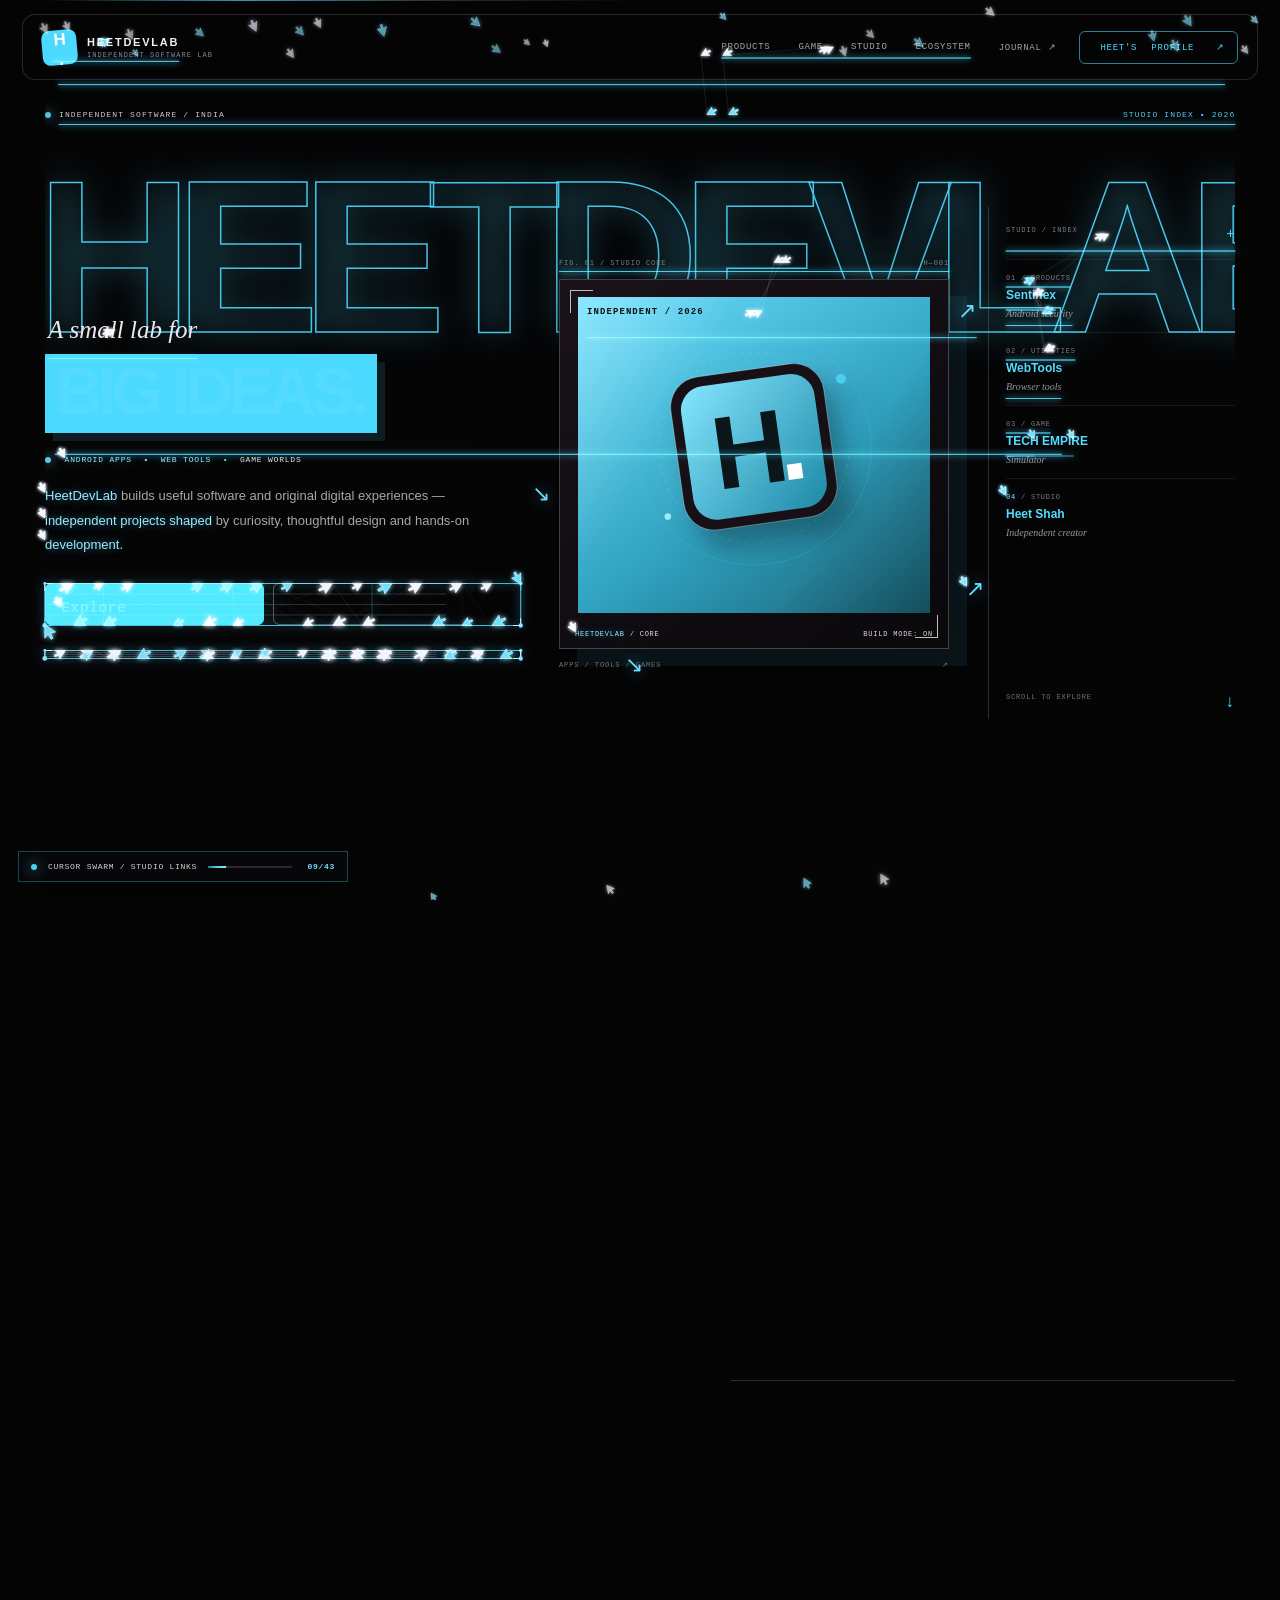
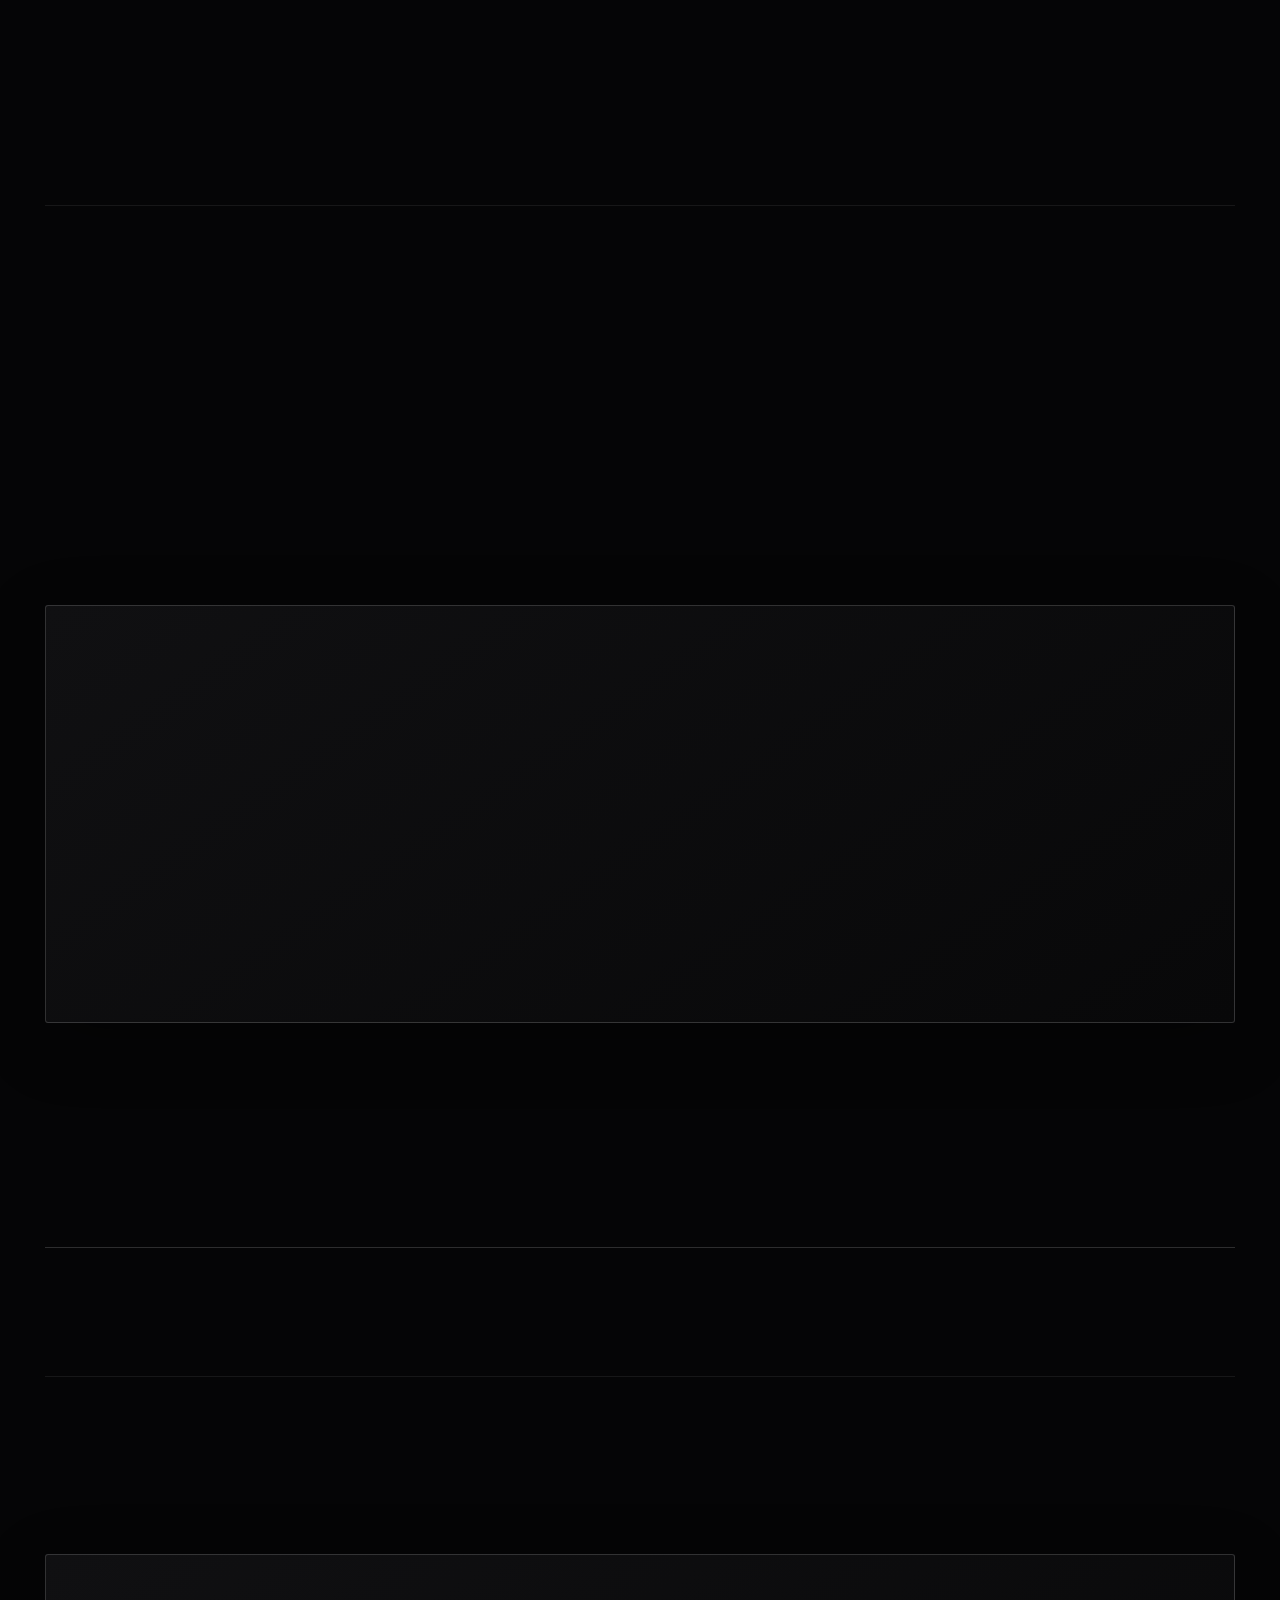
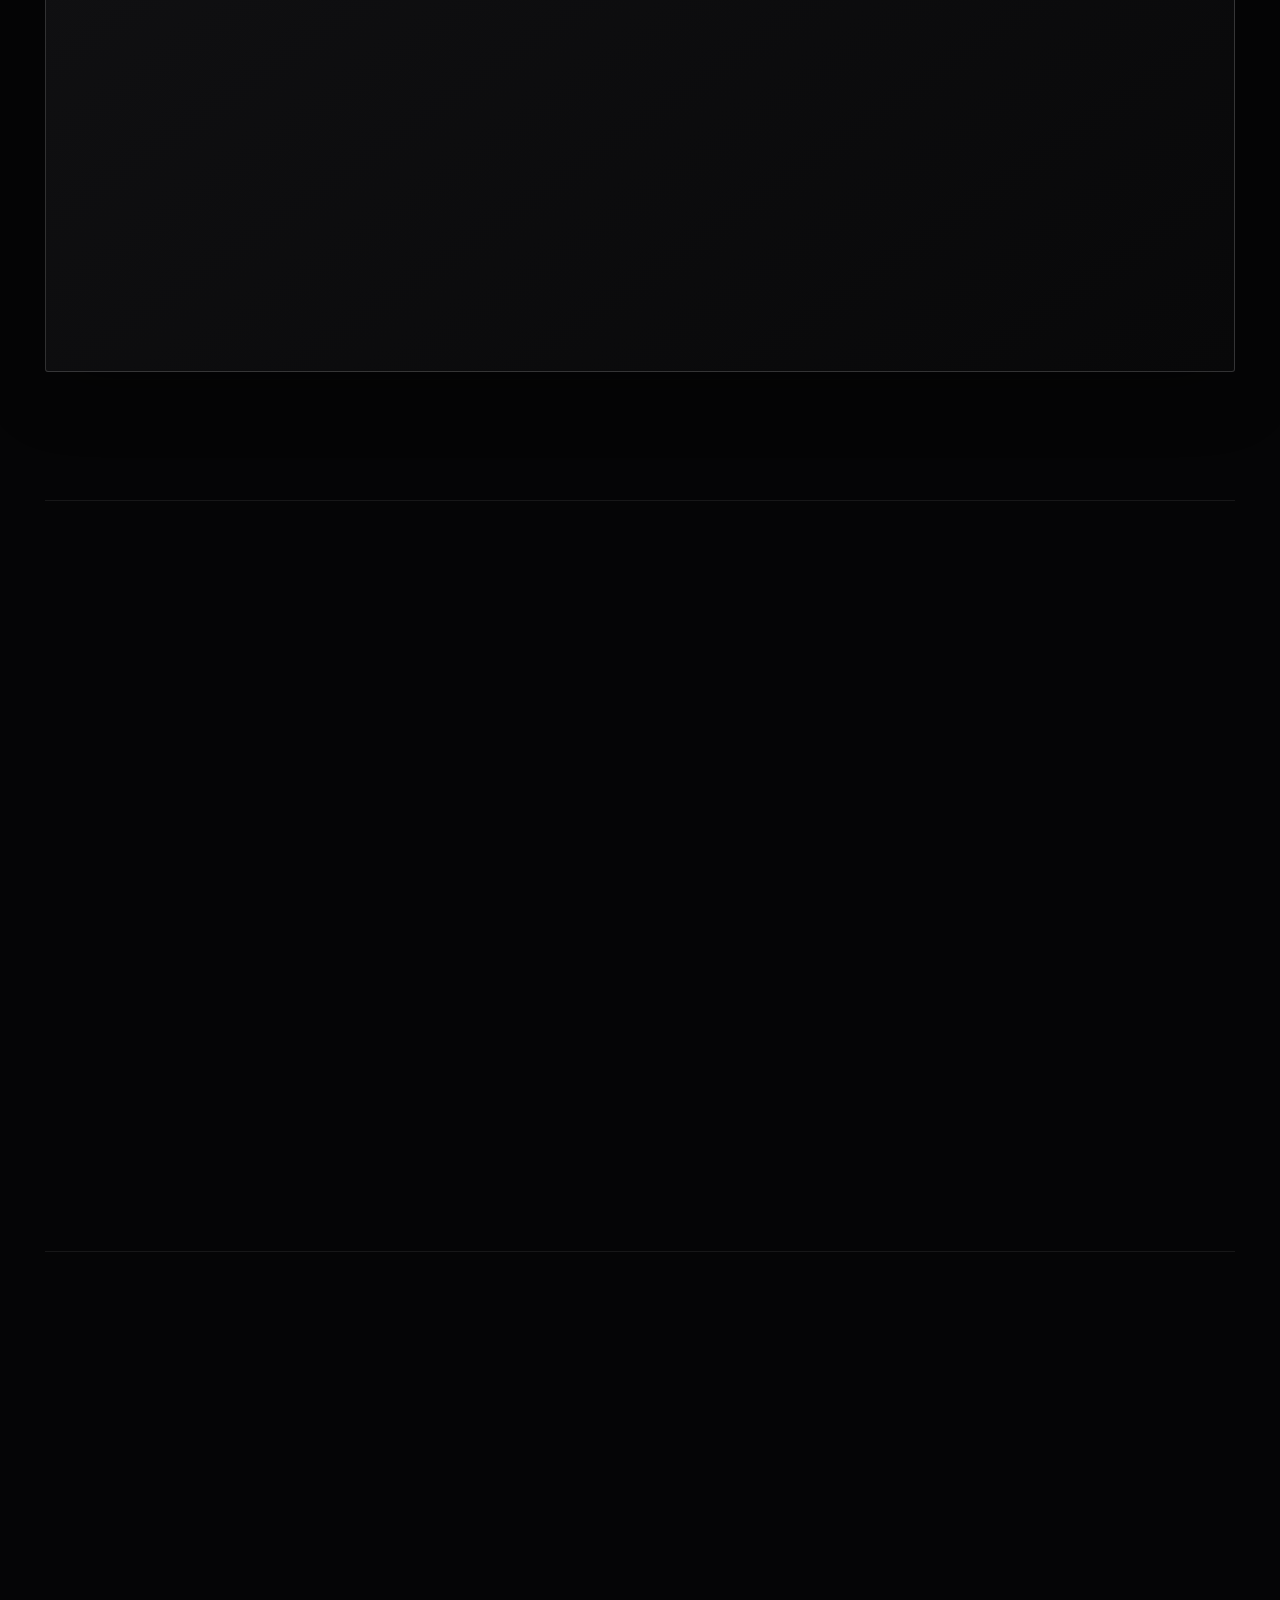
<file: index.html>
<!DOCTYPE html>

<html lang="en">
<head><script>document.documentElement.classList.add('build-mode');</script>
<meta charset="utf-8"/>
<meta content="width=device-width,initial-scale=1,viewport-fit=cover" name="viewport"/>
<meta content="#09080b" name="theme-color"/>
<meta content="HeetDevLab builds useful Android applications, browser utilities and original game projects independently in India." name="description"/>
<meta content="HeetDevLab — Independent Software" property="og:title"/>
<meta content="HeetDevLab builds useful Android applications, browser utilities and original game projects independently in India." property="og:description"/>
<meta content="website" property="og:type"/>
<title>HeetDevLab — Independent Software</title>
<style>
:root{--bg:#09080b;--bg2:#0d0b10;--panel:#111015;--panel2:#171319;--ink:#f4eff0;--muted:#aaa1a6;--dim:#777078;--red:#4bcdf0;--red2:#68dfff;--red-dark:#23778d;--line:rgba(255,255,255,.14);--line-soft:rgba(255,255,255,.075);--mono:ui-monospace,SFMono-Regular,Menlo,Consolas,monospace;--display:Arial,Helvetica,sans-serif;--max:1280px;--ease:cubic-bezier(.18,.82,.22,1)}
*{box-sizing:border-box}html{scroll-behavior:smooth;scroll-padding-top:100px;background:var(--bg)}body{margin:0;min-width:320px;overflow-x:hidden;background:var(--bg);color:var(--ink);font-family:var(--display);-webkit-font-smoothing:antialiased}body.menu-open{overflow:hidden}a{color:inherit;text-decoration:none}button{font:inherit}::selection{background:rgba(75,205,240,.35);color:#fff}
.noise{position:fixed;inset:0;z-index:-1;pointer-events:none;opacity:.08;background-image:url("data:image/svg+xml,%3Csvg viewBox='0 0 180 180' xmlns='http://www.w3.org/2000/svg'%3E%3Cfilter id='n'%3E%3CfeTurbulence type='fractalNoise' baseFrequency='.95' numOctaves='3' stitchTiles='stitch'/%3E%3C/filter%3E%3Crect width='100%25' height='100%25' filter='url(%23n)' opacity='.32'/%3E%3C/svg%3E")}
.ambient{position:fixed;inset:0;z-index:-3;pointer-events:none;background:radial-gradient(ellipse at 50% -15%,rgba(18,72,86,.23),transparent 40%),radial-gradient(ellipse at 8% 58%,rgba(23,78,92,.12),transparent 32%),linear-gradient(180deg,#09070c,#0a090c 52%,#08080a)}.ambient:after{content:"";position:absolute;inset:0;background:linear-gradient(90deg,rgba(255,255,255,.012) 1px,transparent 1px),linear-gradient(rgba(255,255,255,.012) 1px,transparent 1px);background-size:70px 70px;mask-image:linear-gradient(to bottom,black,transparent 80%)}
#arrowField{position:fixed;inset:0;width:100%;height:100%;z-index:30;pointer-events:none;opacity:.86}.progress{position:fixed;z-index:2000;top:0;left:0;width:0;height:2px;background:linear-gradient(90deg,#1c6578,var(--red),#adeeff);box-shadow:0 0 16px rgba(75,205,240,.6)}
.loader{position:fixed;inset:0;z-index:3000;display:grid;place-items:center;background:#08070a;transition:opacity .75s var(--ease),visibility .75s}.loader-inner{width:min(420px,calc(100% - 56px));text-align:center}.loader-mark{width:65px;height:65px;margin:0 auto 27px;display:grid;place-items:center;background:var(--red);color:#091215;font-size:34px;font-weight:900;letter-spacing:-.12em;transform:rotate(-7deg);box-shadow:0 0 60px rgba(75,205,240,.18)}.loader-title{color:#e8dfe2;font:10px var(--mono);letter-spacing:.2em}.loader-sub{margin-top:9px;color:#777078;font:8px var(--mono);letter-spacing:.13em}.loader-track{height:2px;margin-top:25px;background:rgba(255,255,255,.12);overflow:hidden}.loader-track span{display:block;width:0;height:100%;background:var(--red);box-shadow:0 0 13px var(--red)}.loader-count{display:flex;justify-content:space-between;margin-top:9px;color:#777078;font:8px var(--mono)}body.loaded .loader{opacity:0;visibility:hidden}
.site-header{position:fixed;z-index:1500;top:14px;left:50%;transform:translateX(-50%);width:min(1370px,calc(100% - 44px));height:66px;padding:0 19px;display:flex;align-items:center;justify-content:space-between;border:1px solid rgba(255,255,255,.15);border-radius:13px;background:rgba(10,9,13,.76);backdrop-filter:blur(18px);box-shadow:0 15px 50px rgba(0,0,0,.25);transition:height .3s,top .3s,background .3s}.site-header.scrolled{top:6px;height:58px;background:rgba(8,7,10,.95)}.brand{display:flex;align-items:center;gap:10px;min-width:200px}.brand-mark{width:35px;height:35px;display:grid;place-items:center;background:var(--red);color:#091316;border-radius:8px;font-size:17px;font-weight:900;letter-spacing:-.1em;transform:rotate(-5deg)}.brand-mark span{color:#fff}.brand-copy{display:grid;gap:3px}.brand-copy strong{font-size:11px;letter-spacing:.16em}.brand-copy small{color:#8b8388;font:7px var(--mono);letter-spacing:.15em}.desktop-nav{display:flex;align-items:center;gap:4px}.desktop-nav a{padding:10px 12px;border-radius:6px;color:#aaa2a6;font:9px var(--mono);letter-spacing:.08em;transition:color .2s,background .2s}.desktop-nav a:hover{color:#fff;background:rgba(75,205,240,.11)}.desktop-nav .nav-cta{margin-left:7px;border:1px solid rgba(75,205,240,.6);color:#fff}.desktop-nav .nav-cta span{color:var(--red);margin-left:8px}.menu-toggle{display:none;width:42px;height:42px;border:1px solid var(--line);border-radius:8px;background:#151116;color:#fff}.menu-toggle span{display:block;width:18px;height:2px;margin:4px auto;background:#fff;transition:.25s}.menu-toggle[aria-expanded=true] span:first-child{transform:translateY(6px) rotate(45deg)}.menu-toggle[aria-expanded=true] span:nth-child(2){opacity:0}.menu-toggle[aria-expanded=true] span:last-child{transform:translateY(-6px) rotate(-45deg)}.mobile-scrim{display:none;position:fixed;inset:0;z-index:1490;background:rgba(0,0,0,.76);backdrop-filter:blur(8px)}.mobile-nav{display:none}
.wrap{width:min(var(--max),calc(100% - 76px));margin-inline:auto}.mono{font-family:var(--mono)}.micro{color:#8b8289;font:8px var(--mono);letter-spacing:.14em}.red{color:var(--red)}.eyebrow{margin:0 0 13px;color:var(--red);font:8px var(--mono);letter-spacing:.17em;text-transform:uppercase}.section-index{display:flex;justify-content:space-between;gap:20px;padding-bottom:13px;border-bottom:1px solid var(--line);color:#827a80;font:8px var(--mono);letter-spacing:.15em}.section-index span:last-child{color:#5f5960}.section-heading{display:flex;align-items:end;justify-content:space-between;gap:30px;margin:26px 0 40px}.section-heading h2{margin:0;font:900 clamp(42px,5.8vw,76px)/.91 var(--display);letter-spacing:-.085em}.section-heading h2 em{font:italic 500 1em Georgia,serif;color:var(--red);letter-spacing:-.06em}.section-heading .side-note{padding-bottom:5px;text-align:right;color:#787178;font:8px/1.8 var(--mono);letter-spacing:.11em}.side-note b{display:block;margin-top:5px;color:var(--red);font-size:18px;font-weight:400}
/* Every page element enters in a controlled sequence after the boot screen. */
.sequence{opacity:0;transform:translateY(22px);filter:blur(4px);transition:opacity .85s var(--ease),transform .85s var(--ease),filter .85s var(--ease)}body.loaded .sequence{opacity:1;transform:none;filter:none}body.loaded .sequence[data-delay="1"]{transition-delay:.12s}body.loaded .sequence[data-delay="2"]{transition-delay:.25s}body.loaded .sequence[data-delay="3"]{transition-delay:.39s}body.loaded .sequence[data-delay="4"]{transition-delay:.54s}body.loaded .sequence[data-delay="5"]{transition-delay:.69s}
.reveal{opacity:0;transform:translateY(28px);filter:blur(3px);transition:opacity .8s var(--ease),transform .8s var(--ease),filter .8s var(--ease)}.reveal.in{opacity:1;transform:none;filter:none}.reveal-group.in .reveal-child{opacity:1;transform:none;filter:none}.reveal-child{opacity:0;transform:translateY(18px);filter:blur(3px);transition:opacity .72s var(--ease),transform .72s var(--ease),filter .72s var(--ease)}.reveal-group.in .reveal-child:nth-child(1){transition-delay:.06s}.reveal-group.in .reveal-child:nth-child(2){transition-delay:.16s}.reveal-group.in .reveal-child:nth-child(3){transition-delay:.26s}.reveal-group.in .reveal-child:nth-child(4){transition-delay:.36s}.reveal-group.in .reveal-child:nth-child(5){transition-delay:.46s}
/* Hero */
.hero{position:relative;min-height:850px;padding-top:130px;padding-bottom:30px;overflow:hidden}.hero-topline,.hero-bottomline{display:flex;justify-content:space-between;gap:18px;color:#817981;font:8px var(--mono);letter-spacing:.14em}.hero-topline strong{color:#ded5da;font-weight:400}.live-dot{display:inline-block;width:6px;height:6px;margin-right:8px;border-radius:50%;background:#5ac9e6;box-shadow:0 0 12px #5ac9e6;vertical-align:middle;animation:blink 1.8s infinite}@keyframes blink{50%{opacity:.35;box-shadow:0 0 3px #5ac9e6}}
.hero-wordmark{position:absolute;z-index:0;top:172px;left:-.04em;width:110%;white-space:nowrap;font:900 clamp(92px,17vw,225px)/.82 var(--display);letter-spacing:-.105em;color:transparent;-webkit-text-stroke:1px rgba(75,205,240,.52);opacity:.7;pointer-events:none;animation:wordmarkIn 1.5s .25s both var(--ease)}@keyframes wordmarkIn{from{opacity:0;letter-spacing:-.15em;transform:translateX(-3%)}to{opacity:.7;letter-spacing:-.105em;transform:none}}
.hero-grid{position:relative;z-index:1;display:grid;grid-template-columns:minmax(0,1fr) minmax(270px,.83fr) minmax(165px,.52fr);gap:36px;align-items:center;min-height:600px;padding-top:88px}.hero-copy{padding-top:48px}.hello{margin:0 0 10px 3px;color:#f0e7e8;font:italic 500 25px Georgia,serif;transform:rotate(-4deg);transform-origin:left}.hero-name{display:inline-block;position:relative;margin:0;padding:7px 13px 10px 10px;background:var(--red);color:#091316;font:900 clamp(39px,5.2vw,69px)/.93 var(--display);letter-spacing:-.075em;box-shadow:8px 8px 0 rgba(75,205,240,.12);animation:nameWipe .9s .9s both var(--ease)}@keyframes nameWipe{from{clip-path:inset(0 100% 0 0);transform:translateX(-20px)}to{clip-path:inset(0 0 0 0);transform:none}}.role-line{margin:23px 0 0;color:#ded5d9;font:8px var(--mono);letter-spacing:.1em}.role-line b{color:var(--red);padding:0 6px}.hero-copy>p.description{max-width:455px;margin:20px 0 0;color:#aaa1a7;font-size:13px;line-height:1.9}.hero-actions{display:flex;flex-wrap:wrap;gap:9px;margin-top:25px}.button{min-height:42px;padding:0 15px;display:inline-flex;align-items:center;justify-content:center;gap:17px;border:1px solid transparent;border-radius:6px;font:700 9px var(--mono);letter-spacing:.035em;transition:transform .2s,background .2s,border-color .2s}.button:hover{transform:translateY(-3px)}.button span{font-size:15px}.button-red{background:var(--red);color:#081417;box-shadow:0 9px 23px rgba(75,205,240,.13)}.button-red:hover{background:#68dfff}.button-outline{border-color:rgba(255,255,255,.2);color:#eee8e9;background:rgba(255,255,255,.025)}.button-outline:hover{border-color:var(--red)}.hero-socials{display:flex;gap:17px;margin-top:25px}.hero-socials a{color:#81787f;font:7px var(--mono);letter-spacing:.12em}.hero-socials a:hover{color:#fff}.hero-socials span{color:var(--red);margin-left:4px}
.hero-visual{position:relative;max-width:390px;width:100%;margin:auto;padding:19px 0 18px}.visual-top,.visual-bottom{display:flex;justify-content:space-between;color:#8a8288;font:7px var(--mono);letter-spacing:.13em}.portrait-card{position:relative;height:370px;margin:12px 0;border:1px solid rgba(255,255,255,.21);background:linear-gradient(145deg,#19141a,#0b0a0d);box-shadow:18px 17px 0 rgba(75,205,240,.08),0 24px 70px rgba(0,0,0,.36);overflow:hidden}.portrait-card:before{content:"";position:absolute;inset:17px 18px 35px;background:linear-gradient(145deg,#6de0ff,#2fa0be 58%,#1b6275);clip-path:polygon(0 0,100% 0,100% 100%,0 100%)}.portrait-card:after{content:"";position:absolute;inset:17px 18px 35px;background:linear-gradient(120deg,rgba(255,255,255,.23),transparent 30%,transparent 70%,rgba(0,0,0,.2))}.portrait-card svg{position:absolute;z-index:2;left:50%;bottom:24px;width:78%;height:87%;transform:translateX(-50%);filter:drop-shadow(13px 17px 12px rgba(0,0,0,.3))}.portrait-meta{position:absolute;z-index:4;left:15px;right:15px;bottom:10px;display:flex;justify-content:space-between;color:#e6dadd;font:7px var(--mono);letter-spacing:.11em}.portrait-mark{position:absolute;z-index:4;top:27px;left:27px;color:#091518;font:900 9px var(--mono);letter-spacing:.12em}.portrait-corner{position:absolute;z-index:5;width:23px;height:23px;border-color:#fff;border-style:solid;opacity:.72}.portrait-corner.a{top:10px;left:10px;border-width:1px 0 0 1px}.portrait-corner.b{right:10px;bottom:10px;border-width:0 1px 1px 0}.orbit-arrow{position:absolute;z-index:6;color:var(--red2);font-size:22px;text-shadow:0 0 14px rgba(75,205,240,.55);animation:driftArrow 4.5s ease-in-out infinite}.orbit-arrow.a{top:13%;right:-7%}.orbit-arrow.b{left:-7%;top:54%;animation-delay:-1s}.orbit-arrow.c{right:-9%;bottom:19%;animation-delay:-2.4s}.orbit-arrow.d{left:17%;bottom:2%;animation-delay:-3s}@keyframes driftArrow{50%{transform:translate(9px,-11px) rotate(14deg)}}
.hero-rail{align-self:stretch;min-height:420px;padding:19px 0 7px 17px;border-left:1px solid var(--line);display:flex;flex-direction:column}.rail-head{display:flex;justify-content:space-between;margin-bottom:17px;color:#817981;font:7px var(--mono);letter-spacing:.13em}.rail-head b{color:var(--red);font-size:14px;font-weight:400}.rail-row{padding:14px 18px 13px 0;border-top:1px solid var(--line-soft);display:grid;gap:6px}.rail-row small{color:#817981;font:7px var(--mono);letter-spacing:.11em}.rail-row strong{font-size:12px;font-weight:600}.rail-row em{font:italic 10px Georgia,serif;color:#9c9299}.rail-foot{display:flex;justify-content:space-between;margin-top:auto;color:#756d74;font:7px var(--mono);letter-spacing:.12em}.rail-foot b{color:var(--red);font-size:17px;font-weight:400}.hero-bottomline{margin-top:24px;padding-top:13px;border-top:1px solid var(--line-soft)}.hero-bottomline b{color:var(--red);margin-left:7px}
.ticker{margin-top:18px;overflow:hidden;border-block:1px solid var(--line);background:rgba(255,255,255,.016)}.ticker-track{display:flex;width:max-content;gap:30px;padding:13px 0;color:#aaa1a6;font:8px var(--mono);letter-spacing:.14em;animation:marquee 35s linear infinite}.ticker-track span{display:flex;align-items:center;gap:28px;white-space:nowrap}.ticker-track b{color:var(--red);font-size:14px;font-weight:400}@keyframes marquee{to{transform:translateX(-50%)}}
/* about */
.content-section{padding-top:106px}.about-grid{display:grid;grid-template-columns:1.1fr .9fr;gap:70px}.about-copy .lead{margin:0 0 16px;color:#eee6e8;font-size:18px;line-height:1.55}.about-copy p:not(.lead){color:#9e959b;font-size:11px;line-height:1.95}.about-copy blockquote{margin:25px 0;padding:7px 0 7px 18px;border-left:2px solid var(--red);color:#e7dce0;font:italic 500 16px/1.55 Georgia,serif}.signature-row{display:flex;align-items:end;justify-content:space-between;gap:15px;padding-top:16px;border-top:1px solid var(--line-soft)}.signature{color:#eee;font:italic 19px Georgia,serif}.signature-row small{color:#6e666d;font:7px var(--mono);letter-spacing:.12em}.principles{border-top:1px solid var(--line)}.principle{display:grid;grid-template-columns:32px 1fr 20px;gap:12px;padding:16px 0;border-bottom:1px solid var(--line-soft)}.principle>span{color:var(--red);font:8px var(--mono)}.principle strong{font-size:12px}.principle p{margin:5px 0 0;color:#817980;font-size:9px;line-height:1.65}.principle>b{color:var(--red);font-size:14px;font-weight:400}.principle-stamp{display:inline-block;margin-top:22px;padding:10px 13px;border:1px solid rgba(75,205,240,.33);color:#a18f96;font:7px/1.7 var(--mono);letter-spacing:.13em;transform:rotate(-4deg)}.principle-stamp b{margin-left:22px;color:var(--red);font:900 23px var(--display)}
/* flagship project */
.project-section{padding-top:110px;border-top:1px solid var(--line-soft)}.flagship{display:grid;grid-template-columns:.95fr 1.05fr;gap:26px;min-height:400px;padding:28px 0;border-top:1px solid rgba(75,205,240,.32);border-bottom:1px solid var(--line);background:radial-gradient(ellipse at 80% 52%,rgba(22,92,111,.17),transparent 46%)}.flagship-copy{align-self:center;padding-right:20px}.project-meta{display:flex;justify-content:space-between;gap:12px;color:#837a80;font:7px var(--mono);letter-spacing:.12em}.status{color:#c49ca3}.status i{display:inline-block;width:6px;height:6px;margin-right:6px;border-radius:50%;background:#5ccae7}.project-cat{margin:35px 0 8px;color:var(--red);font:7px var(--mono);letter-spacing:.15em}.flagship h3{margin:0;font:900 clamp(49px,6vw,78px)/.9 var(--display);letter-spacing:-.09em}.flagship h3 span{color:var(--red)}.project-description{max-width:430px;color:#9b9299;font-size:11px;line-height:1.85}.tags{display:flex;flex-wrap:wrap;gap:6px;margin-top:18px}.tags span{padding:6px 8px;border:1px solid rgba(255,255,255,.11);color:#b7adb2;font:7px var(--mono);letter-spacing:.08em}.project-links{display:flex;gap:22px;flex-wrap:wrap;margin-top:23px}.project-links a{padding-bottom:5px;border-bottom:1px solid rgba(75,205,240,.45);color:#eee8e9;font-size:9px;font-weight:700}.project-links b{margin-left:7px;color:var(--red);font-size:14px;font-weight:400}
.project-art{position:relative;min-height:360px;display:grid;place-items:center;overflow:hidden;border:1px solid rgba(255,255,255,.08);background:radial-gradient(circle at 50% 48%,rgba(33,136,164,.18),transparent 47%),linear-gradient(145deg,#171218,#0c0a0e)}.project-art:before,.project-art:after{content:"";position:absolute;width:390px;height:390px;border:1px solid rgba(75,205,240,.15);border-radius:50%;box-shadow:0 0 0 34px rgba(75,205,240,.025),0 0 0 70px rgba(75,205,240,.018)}.project-art:after{width:280px;height:280px;border-style:dashed;animation:spin 38s linear infinite}@keyframes spin{to{transform:rotate(360deg)}}.device{position:relative;z-index:2;width:166px;height:292px;padding:9px;border:1px solid rgba(255,255,255,.35);border-radius:22px;background:linear-gradient(145deg,#29232a,#09080c);box-shadow:0 24px 60px rgba(0,0,0,.5);transform:rotate(6deg)}.device-screen{height:100%;padding:22px 11px 10px;overflow:hidden;border-radius:16px;background:radial-gradient(circle at 50% 24%,rgba(77,207,241,.15),transparent 44%),#110e13}.device-speaker{position:absolute;top:11px;left:50%;width:42px;height:4px;transform:translateX(-50%);background:#30272d;border-radius:5px}.device-brand{text-align:center;color:#eae2e5;font:7px var(--mono);letter-spacing:.14em}.device-brand b{color:var(--red)}.device-shield{width:82px;height:91px;margin:28px auto 10px;display:grid;place-items:center;background:linear-gradient(145deg,#78e3ff,#2b9bb9);clip-path:polygon(50% 0,91% 16%,82% 67%,50% 100%,18% 67%,9% 16%);color:#0d1c20;font-size:37px;filter:drop-shadow(0 10px 14px rgba(75,205,240,.2))}.device-status{text-align:center;color:#98e6fb;font:6px var(--mono);letter-spacing:.13em}.device-row{display:flex;justify-content:space-between;margin-top:13px;padding-top:8px;border-top:1px solid rgba(255,255,255,.1);color:#a99fa4;font-size:6px}.device-row b{color:#6bd7f4;font:7px var(--mono)}.device-nav{display:flex;justify-content:space-around;margin-top:15px}.device-nav i{width:19px;height:3px;background:#58464e;border-radius:4px}.device-nav i:first-child{background:var(--red)}.art-tag{position:absolute;z-index:3;padding:8px 10px;border:1px solid rgba(255,255,255,.13);background:rgba(8,7,10,.88);color:#bdb2b7;font:7px var(--mono);letter-spacing:.11em}.art-tag b{color:var(--red);margin-left:10px}.art-tag.t1{top:17%;right:7%;transform:rotate(4deg)}.art-tag.t2{bottom:16%;left:7%;transform:rotate(-4deg)}.art-arrow{position:absolute;right:21%;bottom:23%;color:var(--red);font-size:35px;animation:driftArrow 4s ease-in-out infinite}
.project-rows{border-bottom:1px solid var(--line)}.project-row{display:grid;grid-template-columns:32px 48px minmax(180px,1fr) minmax(110px,.55fr) 42px;gap:14px;align-items:center;min-height:112px;padding:15px 0;border-top:1px solid var(--line-soft);transition:padding .25s,background .25s}.project-row:hover{padding-left:10px;padding-right:10px;background:rgba(255,255,255,.018)}.row-no{color:#746c72;font:8px var(--mono)}.row-symbol{width:42px;height:42px;display:grid;place-items:center;border:1px solid rgba(75,205,240,.25);background:rgba(75,205,240,.06);color:var(--red);font-size:20px}.row-copy small{display:block;margin-bottom:5px;color:var(--red);font:7px var(--mono);letter-spacing:.12em}.row-copy h4{margin:0;font-size:16px;letter-spacing:-.04em}.row-copy p{margin:4px 0 0;color:#817980;font-size:9px;line-height:1.6}.row-tags{display:flex;justify-content:flex-end;flex-wrap:wrap;gap:5px}.row-tags span{padding:5px 6px;border:1px solid var(--line-soft);color:#8e858b;font:6px var(--mono)}.row-arrow{width:34px;height:34px;display:grid;place-items:center;border:1px solid rgba(75,205,240,.4);color:var(--red);font-size:18px;transition:.2s}.row-arrow:hover{background:var(--red);color:#081215;transform:rotate(45deg)}.row-status{justify-self:end;color:#8c7b80;font:7px var(--mono);letter-spacing:.08em}
/* matrix */
.matrix-section{padding-top:108px;border-top:1px solid var(--line-soft)}.matrix-grid{display:grid;grid-template-columns:repeat(4,1fr);gap:10px}.matrix-card{position:relative;min-height:205px;padding:18px;border:1px solid var(--line);background:linear-gradient(145deg,#151218,#0d0c10);overflow:hidden;transition:transform .25s,border-color .25s}.matrix-card:hover{transform:translateY(-5px);border-color:rgba(75,205,240,.4)}.matrix-card:after{content:"↗";position:absolute;right:9px;bottom:-17px;color:rgba(75,205,240,.14);font-size:82px}.matrix-card small{color:#827981;font:7px var(--mono);letter-spacing:.13em}.matrix-card h3{margin:37px 0 14px;font-size:20px;letter-spacing:-.055em}.matrix-card p{max-width:210px;margin:0;color:#8e858b;font-size:9px;line-height:1.7}.matrix-card .matrix-arrow{position:absolute;top:14px;right:14px;color:var(--red);font-size:14px}
/* journey and CTA */
.journey-section{padding-top:108px;border-top:1px solid var(--line-soft)}.journey-grid{display:grid;grid-template-columns:.8fr 1.2fr;gap:45px}.journey-card{padding:23px;border:1px solid rgba(75,205,240,.25);background:radial-gradient(ellipse at 100% 0,rgba(27,104,125,.18),transparent 55%),#111015}.journey-card small{color:var(--red);font:7px var(--mono);letter-spacing:.13em}.journey-card h3{margin:27px 0 10px;font-size:28px;line-height:1.03;letter-spacing:-.07em}.journey-card p{color:#938a91;font-size:10px;line-height:1.8}.journey-card a{display:inline-flex;gap:13px;margin-top:17px;padding-bottom:5px;border-bottom:1px solid rgba(75,205,240,.45);font-size:9px}.journey-card a b{color:var(--red)}.journey-list{border-top:1px solid var(--line)}.journey-item{display:grid;grid-template-columns:100px 1fr 18px;gap:12px;padding:18px 0;border-bottom:1px solid var(--line-soft)}.journey-item>small{color:#817880;font:7px var(--mono);letter-spacing:.1em}.journey-item strong{font-size:11px}.journey-item p{margin:5px 0 0;color:#827980;font-size:9px;line-height:1.65}.journey-item>b{color:var(--red);font-size:14px;font-weight:400}
.contact-section{padding-top:110px;padding-bottom:72px}.contact-box{position:relative;overflow:hidden;padding:49px 42px;border:1px solid rgba(75,205,240,.3);background:radial-gradient(ellipse at 83% 20%,rgba(24,107,129,.23),transparent 43%),linear-gradient(120deg,#171116,#0d0b10)}.contact-box:before{content:"↗";position:absolute;right:5%;top:-100px;color:transparent;-webkit-text-stroke:1px rgba(75,205,240,.18);font:900 300px var(--display);transform:rotate(8deg)}.contact-box h2{position:relative;margin:0;font:900 clamp(43px,5.8vw,72px)/.95 var(--display);letter-spacing:-.085em}.contact-box h2 em{font:italic 500 1em Georgia,serif;color:var(--red)}.contact-box>p{position:relative;max-width:560px;color:#9a9198;font-size:11px;line-height:1.8}.contact-actions{position:relative;display:flex;flex-wrap:wrap;gap:9px;margin-top:23px}.contact-foot{position:relative;display:flex;justify-content:space-between;gap:15px;margin-top:39px;padding-top:13px;border-top:1px solid var(--line-soft);color:#796f76;font:7px var(--mono);letter-spacing:.12em}.site-footer{display:flex;align-items:center;justify-content:space-between;gap:20px;padding:22px 0 37px;border-top:1px solid var(--line-soft)}.footer-brand{font-size:10px;font-weight:900;letter-spacing:.15em}.footer-brand span{color:var(--red)}.site-footer p,.site-footer nav a{color:#746c72;font:7px var(--mono);letter-spacing:.12em}.site-footer nav{display:flex;gap:17px}.site-footer a:hover{color:var(--red)}

/* TECH EMPIRE game title */
.game-flagship{grid-template-columns:.8fr 1.2fr;align-items:stretch;min-height:410px}
.game-name-block{align-self:center;padding:25px 20px 25px 0}
.game-name-block h2{margin:0;color:#f4eff0;font:900 clamp(58px,7.5vw,102px)/.78 var(--display);letter-spacing:-.105em}
.game-name-block h2 em{font:italic 500 .72em Georgia,serif;letter-spacing:-.07em;color:var(--red)}
.game-status{display:inline-flex;align-items:center;gap:8px;margin-top:27px;color:#c0a2a6;font-size:7px;letter-spacing:.13em}
.game-status i{width:6px;height:6px;border-radius:50%;background:#e7a45e;box-shadow:0 0 10px rgba(231,164,94,.45)}
@media(max-width:760px){.game-flagship{grid-template-columns:1fr;gap:15px}.game-name-block{padding:15px 0 2px}.game-name-block h2{font-size:clamp(58px,15vw,82px)}}

@media(max-width:1050px){.hero-grid{grid-template-columns:1fr .82fr;gap:25px}.hero-rail{grid-column:1/-1;min-height:0;display:grid;grid-template-columns:repeat(3,1fr);gap:0;padding:13px 0 0;border-left:0;border-top:1px solid var(--line)}.rail-head{grid-column:1/-1;margin-bottom:7px}.rail-row{padding:11px 12px 11px 0;border-top:0;border-right:1px solid var(--line-soft)}.rail-foot{display:none}.about-grid{gap:38px}.matrix-grid{grid-template-columns:repeat(2,1fr)}}
@media(max-width:760px){.wrap{width:calc(100% - 38px)}.site-header{top:9px;width:calc(100% - 22px);height:59px;padding:0 11px 0 14px}.site-header.scrolled{top:4px;height:54px}.desktop-nav{display:none}.menu-toggle{display:block}.mobile-scrim.active{display:block}.mobile-nav{display:grid;position:fixed;z-index:1495;top:76px;left:11px;right:11px;padding:12px;border:1px solid rgba(75,205,240,.35);background:rgba(13,10,14,.97);box-shadow:0 24px 55px rgba(0,0,0,.48);opacity:0;visibility:hidden;transform:translateY(-10px);transition:.23s}.mobile-nav.active{opacity:1;visibility:visible;transform:none}.mobile-nav a{display:flex;justify-content:space-between;padding:16px 10px;border-bottom:1px solid var(--line-soft);font:8px var(--mono);letter-spacing:.1em}.mobile-nav a:last-child{border-bottom:0}.mobile-nav span{color:var(--red)}.hero{min-height:0;padding-top:105px;padding-bottom:20px}.hero-topline{font-size:7px}.hero-topline span:last-child{display:none}.hero-wordmark{top:160px;font-size:clamp(75px,18vw,145px);opacity:.43}.hero-grid{grid-template-columns:1fr;gap:19px;min-height:0;padding-top:80px}.hero-copy{order:2;padding-top:0}.hero-visual{order:1;width:min(85%,360px);padding:12px 0}.portrait-card{height:340px}.hero-rail{order:3;grid-template-columns:1fr;gap:0}.rail-head{margin:0 0 5px}.rail-row{display:flex;align-items:center;justify-content:space-between;padding:12px 0;border-top:1px solid var(--line-soft);border-right:0}.rail-row small{width:100px}.rail-row strong{flex:1}.rail-row em{display:none}.hero-bottomline{margin-top:19px;font-size:7px}.content-section,.project-section,.matrix-section,.journey-section{padding-top:78px}.section-heading{align-items:start;margin:22px 0 28px}.section-heading h2{font-size:clamp(42px,10vw,64px)}.side-note{font-size:6px}.about-grid,.journey-grid{grid-template-columns:1fr;gap:27px}.about-copy .lead{font-size:16px}.flagship{grid-template-columns:1fr;gap:16px;padding:21px 0}.flagship-copy{padding:0}.project-cat{margin-top:27px}.project-art{min-height:325px}.project-row{grid-template-columns:24px 40px minmax(0,1fr) 35px;gap:9px;min-height:100px}.row-symbol{width:37px;height:37px}.row-copy h4{font-size:14px}.row-copy p{font-size:8px}.row-tags,.row-status{display:none}.row-arrow{grid-column:4;grid-row:1;width:32px;height:32px}.matrix-grid{grid-template-columns:1fr 1fr;gap:8px}.matrix-card{min-height:173px;padding:14px}.matrix-card h3{margin:30px 0 10px;font-size:17px}.matrix-card p{font-size:8px}.journey-item{grid-template-columns:76px 1fr 16px;gap:8px}.contact-box{padding:36px 22px}.contact-box:before{right:-45px;font-size:235px}.contact-foot{font-size:6px}.site-footer{flex-wrap:wrap}.site-footer p{order:3;width:100%;margin:0}}
@media(max-width:420px){.hero-topline{letter-spacing:.08em}.hello{font-size:22px}.hero-name{font-size:clamp(38px,11vw,52px)}.role-line{font-size:7px}.hero-copy>p.description{font-size:11px}.hero-actions .button{flex:1;gap:10px;padding:0 10px}.hero-socials{gap:12px}.hero-socials a{font-size:6px}.portrait-card{height:310px}.section-heading .side-note{display:none}.project-meta{font-size:6px}.matrix-card h3{font-size:15px}.contact-foot{flex-direction:column;gap:8px}.site-footer nav{gap:10px}.site-footer nav a{font-size:6px}}
@media(prefers-reduced-motion:reduce){*,*::before,*::after{scroll-behavior:auto!important;animation-duration:.01ms!important;animation-iteration-count:1!important;transition-duration:.01ms!important}.sequence,.reveal,.reveal-child{opacity:1;transform:none;filter:none}#arrowField{display:none}.loader{display:none}}

/* TECH EMPIRE miniature storefront illustration — drawn entirely with CSS */
.game-art{background:radial-gradient(ellipse at 55% 50%,rgba(27,113,136,.24),transparent 52%),linear-gradient(145deg,#171218,#09080c)}
.store-outline{position:relative;width:72%;height:64%;display:grid;place-items:center;perspective:600px;filter:drop-shadow(0 24px 24px rgba(0,0,0,.4))}
.store-roof{position:absolute;top:0;left:9%;width:82%;height:35%;transform:skewY(-16deg) rotateX(48deg);border:1px solid rgba(155,234,255,.7);background:linear-gradient(135deg,rgba(75,205,240,.2),rgba(75,205,240,.02));box-shadow:0 0 22px rgba(75,205,240,.12)}
.store-front{position:absolute;left:9%;right:9%;top:27%;bottom:0;border:1px solid rgba(255,255,255,.42);background:linear-gradient(145deg,rgba(25,61,71,.82),rgba(13,10,15,.98));transform:perspective(700px) rotateY(-7deg);box-shadow:inset 0 0 30px rgba(75,205,240,.07)}
.store-sign{position:absolute;left:50%;top:12%;transform:translateX(-50%);padding:6px 11px;white-space:nowrap;border:1px solid rgba(75,205,240,.55);background:#110b10;color:#f3e8e9;font:8px var(--mono);letter-spacing:.17em}.store-sign b{color:var(--red)}
.store-shelf{position:absolute;top:40%;width:30%;height:43%;border:1px solid rgba(255,255,255,.24);background:linear-gradient(90deg,rgba(255,255,255,.035),rgba(75,205,240,.08));display:flex;flex-direction:column;justify-content:space-around;padding:8px 4px}.store-shelf:before,.store-shelf:after{content:"";height:1px;background:rgba(75,205,240,.6)}.store-shelf.s1{left:7%;transform:skewY(-5deg)}.store-shelf.s2{right:7%;transform:skewY(5deg)}.store-shelf i{display:block;width:15px;height:11px;background:linear-gradient(135deg,#92e8ff,#28798f);box-shadow:19px 0 rgba(125,205,226,.7),38px 0 rgba(53,98,110,.9);margin-left:7px}.store-counter{position:absolute;left:35%;bottom:8%;width:30%;height:31%;border:1px solid rgba(255,255,255,.34);background:linear-gradient(145deg,#265562,#160e15);transform:skewY(-7deg)}


/* Cursor swarm assembly layer: the arrows actively construct the interface. */
#arrowField{position:fixed!important;inset:0!important;width:100%!important;height:100%!important;z-index:3001!important;opacity:1!important;pointer-events:none!important}
.loader{z-index:3000!important;background:#08070a!important;transition:opacity .9s ease,visibility .9s ease!important}
.loader-ui{position:fixed;inset:0;z-index:3002;display:flex;flex-direction:column;align-items:center;justify-content:center;pointer-events:none;text-align:center;color:#f5eff0;transition:opacity .85s ease,visibility .85s ease}
.loader-core{width:64px;height:64px;display:grid;place-items:center;margin-bottom:25px;position:relative;border:1px solid rgba(75,205,240,.55);background:rgba(75,205,240,.12);box-shadow:0 0 45px rgba(75,205,240,.16);transform:rotate(-8deg)}
.loader-core:before,.loader-core:after{content:"";position:absolute;inset:-14px;border:1px dashed rgba(75,205,240,.36);border-radius:50%;animation:loaderSpin 8s linear infinite}.loader-core:after{inset:-26px;border-style:solid;border-color:rgba(255,255,255,.12);animation-direction:reverse;animation-duration:12s}
.loader-core>span{font:900 34px Arial,sans-serif;color:#4bcdf0;letter-spacing:-.13em}.loader-core>span span{color:#fff}@keyframes loaderSpin{to{transform:rotate(360deg)}}
.loader-title{font:700 11px var(--mono);letter-spacing:.22em;color:#f5eff0}.loader-sub{margin-top:10px;color:#4bcdf0;font:8px var(--mono);letter-spacing:.15em;min-height:12px}
.loader-track{width:min(290px,68vw);height:2px;margin-top:24px;background:rgba(255,255,255,.13);overflow:hidden}.loader-track span{display:block;width:0;height:100%;background:linear-gradient(90deg,#23778d,#4bcdf0,#ffd1d3);box-shadow:0 0 14px #4bcdf0}
.loader-count{width:min(290px,68vw);display:flex;justify-content:space-between;margin-top:9px;color:#81777e;font:7px var(--mono);letter-spacing:.11em}.loader-count b{color:#4bcdf0;font-weight:500}.loader-foot{margin-top:36px;color:#625a61;font-size:7px;letter-spacing:.16em}.loader-foot i{display:inline-block;width:4px;height:4px;border-radius:50%;background:#4bcdf0;margin:0 8px 1px;box-shadow:0 0 8px #4bcdf0}
body:not(.loaded) .site-header,body:not(.loaded) main,body:not(.loaded) .site-footer{opacity:0!important;visibility:hidden!important;filter:blur(5px)}
.site-header,main,.site-footer{transition:opacity .75s ease,filter .75s ease}
body.loaded .loader,body.loaded .loader-ui{opacity:0;visibility:hidden}
body.loaded .site-header,body.loaded main,body.loaded .site-footer{opacity:1;visibility:visible;filter:none}
/* In construction mode, old fixed-delay intro animations are disabled; each target is released only by its cursor assembly pass. */
html.build-mode .hero-wordmark,html.build-mode .hero-copy .hello,html.build-mode .hero-copy .hero-name,html.build-mode .hero-copy .role-line,html.build-mode .hero-copy .description,html.build-mode .hero-copy .hero-actions,html.build-mode .hero-copy .hero-socials,html.build-mode .portrait-card,html.build-mode .portrait-frame,html.build-mode .hero-visual,html.build-mode .hero-stage{animation:none!important}

.hero-wordmark{clip-path:inset(0 100% 0 0);animation:wordmarkAssemble 1.25s 3.45s cubic-bezier(.18,.82,.22,1) forwards!important}
@keyframes wordmarkAssemble{0%{clip-path:inset(0 100% 0 0);letter-spacing:-.15em;filter:blur(8px);opacity:.1}55%{filter:blur(1px);opacity:.9}100%{clip-path:inset(0 0 0 0);letter-spacing:-.105em;filter:none;opacity:.7}}
.hero-copy .hello,.hero-copy .hero-name,.hero-copy .role-line,.hero-copy .description,.hero-copy .hero-actions,.hero-copy .hero-socials{clip-path:inset(0 100% 0 0);animation:assembleText .7s cubic-bezier(.18,.82,.22,1) forwards}
.hero-copy .hello{animation-delay:3.55s}.hero-copy .hero-name{animation-delay:3.78s}.hero-copy .role-line{animation-delay:4s}.hero-copy .description{animation-delay:4.18s}.hero-copy .hero-actions{animation-delay:4.35s}.hero-copy .hero-socials{animation-delay:4.48s}
@keyframes assembleText{to{clip-path:inset(0 0 0 0)}}
.portrait-card,.portrait-frame,.hero-visual,.hero-stage{transform-origin:center;animation:assemblePanel 1s 3.65s cubic-bezier(.18,.82,.22,1) both!important}
@keyframes assemblePanel{0%{opacity:0;transform:translate(0,25px) scale(.86);filter:blur(9px)}58%{opacity:1;filter:blur(0);transform:translate(0,-4px) scale(1.025)}100%{opacity:1;transform:none;filter:none}}
.sequence{transition-delay:0s!important}
.reveal-group{position:relative}
.reveal-group.in>.section-index,.reveal-group.in>.section-heading{animation:sectionAssemble .65s cubic-bezier(.18,.82,.22,1) both}
@keyframes sectionAssemble{from{opacity:0;transform:translateY(20px);clip-path:inset(0 0 20% 0);filter:blur(5px)}to{opacity:1;transform:none;clip-path:inset(0);filter:none}}
.reveal-child{will-change:transform,opacity,filter}
.reveal-group.in .reveal-child{transition-duration:.85s!important}
.reveal-group.in .reveal-child:nth-child(1){transition-delay:.12s!important}.reveal-group.in .reveal-child:nth-child(2){transition-delay:.26s!important}.reveal-group.in .reveal-child:nth-child(3){transition-delay:.4s!important}.reveal-group.in .reveal-child:nth-child(4){transition-delay:.54s!important}.reveal-group.in .reveal-child:nth-child(5){transition-delay:.68s!important}
@media(max-width:760px){.loader-core{width:54px;height:54px}.loader-title{font-size:9px}.loader-foot{margin-top:28px;font-size:6px}#arrowField{opacity:.95!important}}
@media(prefers-reduced-motion:reduce){.loader,.loader-ui{display:none!important}body:not(.loaded) .site-header,body:not(.loaded) main,body:not(.loaded) .site-footer{opacity:1!important;visibility:visible!important;filter:none!important}.hero-wordmark,.hero-copy>*{animation:none!important;clip-path:none!important}#arrowField{display:none!important}}



/* ============================================================
   TRUE CONSTRUCTION MODE — arrows reveal the actual interface
   ============================================================ */
html.build-mode .sequence:not([data-build]),html.build-mode .reveal:not([data-build]),
html.build-mode body.loaded .sequence:not([data-build]){opacity:1!important;visibility:visible!important;transform:none!important;filter:none!important;transition:none!important}
html.build-mode [data-build]{opacity:0!important;visibility:hidden!important;filter:blur(5px)!important;clip-path:inset(0 100% 0 0)!important;transition:none!important;will-change:opacity,transform,clip-path,filter}
html.build-mode [data-build].is-tracing{opacity:.025!important;visibility:visible!important;filter:blur(2px)!important;clip-path:inset(0)!important}
html.build-mode [data-build].is-built{opacity:1!important;visibility:visible!important;filter:none!important;clip-path:inset(0)!important;animation:componentAssemble .58s cubic-bezier(.16,.84,.25,1) both!important}
@keyframes componentAssemble{0%{opacity:.08;clip-path:inset(0 100% 0 0);filter:blur(5px)}52%{opacity:.9;clip-path:inset(0 15% 0 0);filter:blur(1px)}100%{opacity:1;clip-path:inset(0);filter:none}}
.build-word{display:inline-block;white-space:pre;opacity:0;transform:translateY(8px);filter:blur(3px);animation:wordAssemble .38s cubic-bezier(.16,.84,.25,1) forwards;animation-delay:calc(var(--word-i,0)*13ms)}
.build-char{display:inline-block;white-space:pre;opacity:0;transform:translateY(.46em) rotateX(-48deg);filter:blur(3px);transform-origin:50% 100%;animation:charAssemble .34s cubic-bezier(.16,.84,.25,1) forwards;animation-delay:calc(var(--char-i,0)*17ms)}
@keyframes wordAssemble{to{opacity:1;transform:none;filter:none}}
@keyframes charAssemble{to{opacity:1;transform:none;filter:none}}
.build-hud{position:fixed;z-index:1800;left:17px;bottom:16px;display:flex;align-items:center;gap:12px;max-width:min(440px,calc(100vw - 34px));padding:9px 12px;border:1px solid rgba(255,255,255,.17);background:rgba(9,8,12,.91);box-shadow:0 10px 35px rgba(0,0,0,.34);backdrop-filter:blur(13px);color:#d9d2d4;font:8px var(--mono);letter-spacing:.09em;transition:opacity .5s,transform .5s}
.build-hud.done{opacity:0;transform:translateY(12px);pointer-events:none}.build-hud .hud-led{width:6px;height:6px;flex:none;border-radius:50%;background:#4bcdf0;box-shadow:0 0 12px #4bcdf0}.build-hud .hud-status{min-width:0;overflow:hidden;text-overflow:ellipsis;white-space:nowrap}.build-hud .hud-count{color:#7adaf4;white-space:nowrap;margin-left:auto}.build-hud .hud-bar{width:72px;height:2px;flex:none;background:rgba(255,255,255,.15);overflow:hidden}.build-hud .hud-bar i{display:block;width:0;height:100%;background:#4bcdf0;box-shadow:0 0 9px #4bcdf0;transition:width .18s}
html.build-mode #arrowField{z-index:1600;opacity:1}
html.build-mode .hero-wordmark.is-built{-webkit-text-stroke-color:rgba(75,205,240,.78);text-shadow:0 0 25px rgba(75,205,240,.11)}
html.build-mode [data-build].is-built:after{animation:buildFlash .65s ease-out both}
@keyframes buildFlash{0%{filter:brightness(1.8)}100%{filter:brightness(1)}}
@media(max-width:760px){.build-hud{left:10px;bottom:10px;gap:8px;padding:8px 9px;font-size:7px}.build-hud .hud-bar{width:44px}}
@media(prefers-reduced-motion:reduce){html.build-mode [data-build]{opacity:1!important;visibility:visible!important;filter:none!important;transform:none!important;clip-path:none!important}html.build-mode .build-word,html.build-mode .build-char{opacity:1;filter:none;transform:none;animation:none}html.build-mode #arrowField{display:none}.build-hud{display:none!important}}

html.build-mode #header,html.build-mode #header.is-tracing,html.build-mode #header.is-built{transform:translateX(-50%)!important}
html.build-mode [data-build].is-built{animation:componentAssemble .72s cubic-bezier(.16,.84,.25,1) both!important}
@media(prefers-reduced-motion:reduce){html.build-mode #header{transform:translateX(-50%)!important}}

@media(max-width:760px){html.build-mode .mobile-nav.active{display:grid!important;opacity:1!important;visibility:visible!important;transform:none!important}html.build-mode .mobile-nav:not(.active){opacity:0;visibility:hidden}}


/* CINEMATIC MULTI-AGENT CONSTRUCTION / VIDEO-RHYTHM EDITION */
html.build-mode body:not(.ready) main,
html.build-mode body:not(.ready) .site-footer,
html.build-mode body:not(.ready) .site-header{opacity:0!important;visibility:hidden!important}
html.build-mode [data-build]{opacity:0!important;visibility:visible!important;pointer-events:none!important;filter:blur(7px) brightness(.7)!important;clip-path:none!important;transform:translateY(14px) scale(.985)!important;transition:none!important;will-change:opacity,transform,clip-path,filter}
html.build-mode [data-build].is-tracing{opacity:.13!important;visibility:visible!important;filter:blur(1.7px) brightness(1.2)!important;clip-path:inset(0)!important;transform:none!important;outline:1px solid rgba(77,207,241,.28)!important;outline-offset:3px!important}
html.build-mode [data-build].is-built{opacity:1!important;visibility:visible!important;filter:none!important;clip-path:inset(0)!important;transform:none!important;outline-color:transparent!important;animation:interfaceSnap .72s cubic-bezier(.16,.84,.25,1) both!important}
@keyframes interfaceSnap{0%{opacity:.08;clip-path:inset(0 100% 0 0);filter:blur(8px);transform:translateY(15px) scale(.985)}42%{opacity:.95;clip-path:inset(0 7% 0 0);filter:blur(.5px);transform:translateY(-1px) scale(1.002)}72%{clip-path:inset(0 0 0 0);transform:translateY(0) scale(1)}100%{opacity:1;filter:none;transform:none}}
html.build-mode #header,html.build-mode #header.is-tracing,html.build-mode #header.is-built{transform:translateX(-50%)!important}
html.build-mode #arrowField{z-index:1700!important;opacity:1!important;mix-blend-mode:screen}
html.build-mode .hero-wordmark.is-built{-webkit-text-stroke-color:rgba(75,205,240,.96)!important;text-shadow:0 0 36px rgba(75,205,240,.22)!important}

/* Intro overlay: the page does not flash in before the cursor swarm arrives. */
.construction-boot{position:fixed;z-index:3200;inset:0;display:grid;place-items:center;background:#070609;opacity:1;visibility:visible;transition:opacity .65s ease,visibility .65s ease;overflow:hidden}
.construction-boot:before{content:"";position:absolute;inset:0;background:linear-gradient(rgba(255,255,255,.025) 1px,transparent 1px),linear-gradient(90deg,rgba(255,255,255,.025) 1px,transparent 1px);background-size:58px 58px;mask-image:radial-gradient(ellipse,black,transparent 72%)}
.construction-boot.done{opacity:0;visibility:hidden;pointer-events:none}
.boot-core{position:relative;z-index:1;display:grid;justify-items:center;text-align:center;gap:13px}
.boot-mark{width:59px;height:59px;display:grid;place-items:center;background:#4dcff1;color:#081012;font:900 30px Arial,sans-serif;letter-spacing:-.15em;transform:rotate(-7deg);box-shadow:0 0 55px rgba(77,207,241,.2)}
.boot-mark span{color:#fff}
.boot-title{font:9px var(--mono);letter-spacing:.22em;color:#eee5e7}
.boot-caption{font:7px var(--mono);letter-spacing:.16em;color:#71696f}
.boot-track{width:min(220px,55vw);height:2px;background:rgba(255,255,255,.12);overflow:hidden;margin-top:7px}
.boot-track i{display:block;width:0;height:100%;background:#4dcff1;box-shadow:0 0 12px #4dcff1}
.boot-count{display:flex;justify-content:space-between;width:min(220px,55vw);font:7px var(--mono);color:#7f757b;letter-spacing:.13em}

/* Agent HUD reappears for each section wave. */
.build-hud{position:fixed!important;z-index:2200!important;left:18px!important;bottom:18px!important;display:flex!important;align-items:center!important;gap:11px!important;max-width:min(460px,calc(100vw - 36px))!important;padding:10px 12px!important;border:1px solid rgba(77,207,241,.31)!important;background:rgba(8,7,10,.94)!important;box-shadow:0 14px 42px rgba(0,0,0,.46)!important;backdrop-filter:blur(14px)!important;color:#e6dfe1!important;font:8px var(--mono)!important;letter-spacing:.09em!important;opacity:0;visibility:hidden;transform:translateY(9px);transition:opacity .25s,transform .25s,visibility .25s!important;pointer-events:none}
.build-hud.active{opacity:1!important;visibility:visible!important;transform:none!important}
.build-hud.done{opacity:0!important;visibility:hidden!important;transform:translateY(9px)!important}
.build-hud .hud-led{width:6px;height:6px;flex:none;border-radius:50%;background:#4dcff1;box-shadow:0 0 13px #4dcff1;animation:ledPulse .75s ease-in-out infinite alternate}
@keyframes ledPulse{to{opacity:.35;box-shadow:0 0 2px #4dcff1}}
.build-hud .hud-status{min-width:0;overflow:hidden;text-overflow:ellipsis;white-space:nowrap;color:#d9d0d4}
.build-hud .hud-count{color:#74e2ff;white-space:nowrap;margin-left:auto}
.build-hud .hud-bar{width:84px;height:2px;flex:none;background:rgba(255,255,255,.14);overflow:hidden}
.build-hud .hud-bar i{display:block;width:0;height:100%;background:linear-gradient(90deg,#26778c,#4dcff1,#9aeaff);box-shadow:0 0 10px #4dcff1;transition:width .2s}

/* Word/character construction follows the arrow scan instead of appearing at once. */
.build-word{display:inline-block;white-space:pre;opacity:0;transform:translateY(9px) skewY(2deg);filter:blur(4px);animation:wordWrite .42s cubic-bezier(.16,.84,.25,1) forwards;animation-delay:calc(var(--word-i,0)*17ms)}
.build-char{display:inline-block;white-space:pre;opacity:0;transform:translateY(.55em) rotateX(-55deg);filter:blur(4px);transform-origin:50% 100%;animation:charWrite .38s cubic-bezier(.16,.84,.25,1) forwards;animation-delay:calc(var(--char-i,0)*20ms)}
@keyframes wordWrite{0%{opacity:0;filter:blur(4px);transform:translateY(9px) skewY(2deg)}65%{opacity:1;filter:blur(0);transform:translateY(-1px)}100%{opacity:1;filter:none;transform:none}}
@keyframes charWrite{0%{opacity:0;filter:blur(4px);transform:translateY(.55em) rotateX(-55deg)}100%{opacity:1;filter:none;transform:none}}

/* Subtle scroll staging; scroll stays under the visitor's control. */
html{scroll-behavior:smooth;scroll-padding-top:104px}
section[data-construction-section]{position:relative;isolation:isolate}
section[data-construction-section]:before{content:"";position:absolute;z-index:-1;left:0;right:0;top:0;height:1px;background:linear-gradient(90deg,transparent,rgba(77,207,241,.7),transparent);transform:scaleX(0);transform-origin:left;opacity:.9;transition:transform 1.1s cubic-bezier(.16,.84,.25,1)}
section[data-construction-section].section-in-view:before{transform:scaleX(1)}
section[data-construction-section].section-in-view .section-index{color:#a99ca2}
#arrowField{pointer-events:none!important}
@media(max-width:760px){.build-hud{left:10px!important;bottom:10px!important;gap:8px!important;padding:8px 9px!important;font-size:7px!important}.build-hud .hud-bar{width:48px}.boot-mark{width:49px;height:49px;font-size:25px}}
@media(prefers-reduced-motion:reduce){html.build-mode body:not(.ready) main,html.build-mode body:not(.ready) .site-footer,html.build-mode body:not(.ready) .site-header{opacity:1!important;visibility:visible!important}html.build-mode [data-build]{opacity:1!important;visibility:visible!important;filter:none!important;transform:none!important;clip-path:none!important;animation:none!important}html.build-mode #arrowField,.construction-boot,.build-hud{display:none!important}.build-word,.build-char{opacity:1!important;filter:none!important;transform:none!important;animation:none!important}section[data-construction-section]:before{transform:scaleX(1)}}
/* CINEMATIC CONSTRUCTION V2 — text-line cursors + real scroll orchestration */
html{scroll-behavior:smooth;scroll-padding-top:104px;scrollbar-color:#2c7a8f #09080b}
html.build-mode [data-build]{opacity:0!important;visibility:visible!important;filter:blur(5px) brightness(.75)!important;transform:translateY(12px) scale(.988)!important;clip-path:inset(0 100% 0 0)!important;transition:none!important;will-change:opacity,clip-path,filter,transform}
html.build-mode [data-build].is-tracing{opacity:1!important;visibility:visible!important;filter:blur(0) brightness(1.08)!important;transform:none!important;clip-path:inset(0 var(--build-cut,100%) 0 0)!important;outline:1px solid rgba(77,207,241,.25)!important;outline-offset:4px!important}
html.build-mode [data-build].is-built{opacity:1!important;visibility:visible!important;filter:none!important;transform:none!important;clip-path:none!important;outline-color:transparent!important;animation:constructSettle .48s cubic-bezier(.16,.84,.25,1) both!important}
@keyframes constructSettle{0%{filter:brightness(1.4);transform:translateY(4px) scale(.996)}50%{filter:brightness(1.12)}100%{filter:none;transform:none}}
html.build-mode .reveal-group.in .reveal-child:not([data-build].is-built),html.build-mode .reveal-group.in .reveal-child[data-build]:not(.is-built){opacity:0!important;filter:blur(5px)!important;transform:translateY(10px)!important}
html.build-mode .reveal.in{opacity:1!important;filter:none!important;transform:none!important}
.build-token{display:inline-block;opacity:0;filter:blur(3px);transform:translateY(4px);transition:opacity .13s linear,filter .16s,transform .16s;white-space:pre}
.build-token.lit{opacity:1;filter:none;transform:none}
.build-token.hot{opacity:.52;filter:blur(.3px);color:#9ceaff;text-shadow:0 0 9px rgba(77,207,241,.55)}
html.build-mode [data-build].is-built .build-token{opacity:1;filter:none;transform:none}
html.build-mode #header,html.build-mode #header.is-tracing,html.build-mode #header.is-built{transform:translateX(-50%)!important}
#arrowField{z-index:1700!important;opacity:.96!important;mix-blend-mode:screen;pointer-events:none!important}
.build-hud{left:18px!important;bottom:18px!important;max-width:min(480px,calc(100vw - 36px))!important;min-width:min(330px,calc(100vw - 36px))!important}
.build-hud .hud-status{font-size:8px!important}
section[data-construction-section],main section{position:relative;isolation:isolate;scroll-margin-top:100px}
section[data-construction-section]:before,main section:before{content:"";position:absolute;z-index:-1;left:0;right:0;top:0;height:1px;background:linear-gradient(90deg,transparent,rgba(77,207,241,.82),rgba(240,245,255,.2),transparent);transform:scaleX(var(--section-progress,0));transform-origin:left;opacity:.9;transition:opacity .3s}
section.section-in-view:before,main section.section-in-view:before{opacity:1}
section[data-construction-section] .section-index,main section .section-index{position:relative}
section[data-construction-section].section-in-view .section-index:after,main section.section-in-view .section-index:after{content:"SCANNING / BUILDING";margin-left:auto;color:#6ad5f1;font:7px var(--mono);letter-spacing:.12em;opacity:.8}
body.scrolling #arrowField{opacity:1!important}
@media(max-width:760px){.build-hud{left:10px!important;bottom:10px!important;min-width:0!important;gap:7px!important;padding:8px 9px!important}.build-hud .hud-bar{width:48px!important}.build-hud .hud-status{font-size:7px!important}.build-token{transition-duration:.1s}}
@media(prefers-reduced-motion:reduce){html.build-mode [data-build],html.build-mode [data-build].is-tracing,html.build-mode [data-build].is-built{opacity:1!important;visibility:visible!important;filter:none!important;transform:none!important;clip-path:none!important;animation:none!important}.build-token{opacity:1!important;filter:none!important;transform:none!important}#arrowField,.construction-boot,.build-hud{display:none!important}section:before{transform:scaleX(1)!important}}

/* CRITICAL: keep unbuilt targets measurable for IntersectionObserver; the clipping starts only once the construction cursor reaches them. */
html.build-mode [data-build]:not(.is-tracing):not(.is-built){clip-path:none!important}
html.build-mode .reveal-group.in .reveal-child[data-build].is-tracing{opacity:1!important;visibility:visible!important;filter:none!important;transform:none!important}
html.build-mode .reveal-group.in .reveal-child[data-build].is-built{opacity:1!important;visibility:visible!important;filter:none!important;transform:none!important}
main section{scroll-margin-top:96px}

/* Reference-style automatic cinematic page tour: the document scrolls while arrows construct each target. */
.tour-console{position:fixed;z-index:2200;right:18px;bottom:17px;width:min(330px,calc(100vw - 36px));padding:10px 12px 9px;border:1px solid rgba(77,207,241,.32);background:rgba(9,8,11,.91);box-shadow:0 14px 48px rgba(0,0,0,.42);backdrop-filter:blur(14px);color:#d9d1d4;font-family:var(--mono);font-size:7px;letter-spacing:.1em;opacity:0;transform:translateY(12px);pointer-events:none;transition:opacity .4s,transform .4s}
body.loaded .tour-console{opacity:1;transform:none;pointer-events:auto}
.tour-console-top{display:flex;align-items:center;gap:8px;white-space:nowrap}
.tour-console-top>span{overflow:hidden;text-overflow:ellipsis;flex:1;color:#cfc5c9}
.tour-console-top>b{color:var(--red);font-weight:500}
.tour-led{width:6px;height:6px;border-radius:50%;background:var(--red);box-shadow:0 0 10px var(--red);animation:tourPulse 1.4s infinite}
@keyframes tourPulse{50%{opacity:.35;box-shadow:0 0 2px var(--red)}}
.tour-console-track{height:2px;margin:8px 0;background:rgba(255,255,255,.12);overflow:hidden}
.tour-console-track i{display:block;width:0;height:100%;background:linear-gradient(90deg,#23778d,var(--red),#ffd0d3);box-shadow:0 0 9px var(--red);transition:width .2s linear}
.tour-console-actions{display:flex;justify-content:flex-end;gap:7px}
.tour-console-actions button{min-height:22px;padding:3px 8px;border:1px solid rgba(255,255,255,.14);background:rgba(255,255,255,.035);color:#b9afb4;font:7px var(--mono);letter-spacing:.08em;cursor:pointer}
.tour-console-actions button:first-child{border-color:rgba(77,207,241,.45);color:#9beaff}
.tour-console-actions button:hover{background:rgba(77,207,241,.13);color:#fff}
.tour-console-actions button:disabled{opacity:.45;cursor:default}
@media(max-width:760px){.tour-console{left:10px;right:10px;bottom:9px;width:auto;padding:8px 9px}.tour-console-actions button{min-height:24px}.build-hud{bottom:62px!important}}
@media(prefers-reduced-motion:reduce){.tour-console{display:none!important}}

/* ===== VIDEO-MATCHED EDITION: BLACK / SIGNAL RED / EDITORIAL SYSTEM ===== */
:root{--bg:#050506!important;--panel:#0b0b0d!important;--panel2:#111114!important;--ink:#f4f2ef!important;--muted:#a4a1a0!important;--red:#4bd9ff!important;--line:rgba(255,255,255,.16)!important;--accent:#4bd9ff!important}
html{background:#050506!important;scroll-behavior:smooth}
body{background:#050506!important;color:#f4f2ef!important;font-family:Inter,Arial,sans-serif!important}
body:before{background:radial-gradient(ellipse at 52% 35%,rgba(20,91,110,.12),transparent 50%)!important;opacity:1}
#build-canvas,#cursor-canvas,.construction-canvas{mix-blend-mode:screen}
header,.site-header,.navbar{background:rgba(5,5,6,.88)!important;border-bottom:1px solid rgba(255,255,255,.13)!important;backdrop-filter:blur(18px)}
a{color:inherit}
.wrap{width:min(1440px,calc(100% - 7vw))!important}
.hero{min-height:100svh!important;padding-top:110px!important;padding-bottom:70px!important}
.hero-wordmark{font-size:clamp(5rem,17vw,17rem)!important;line-height:.78!important;letter-spacing:-.085em!important;color:transparent!important;-webkit-text-stroke:1.5px rgba(75,217,255,.9)!important;text-shadow:0 0 38px rgba(45,211,255,.12)!important;white-space:nowrap}
.hero-wordmark:after{color:rgba(75,217,255,.08)!important}
.hero-name,.hero-name strong,.hero h1,.hero h2{color:#f7f5f2!important}
.red,.eyebrow,.section-kicker,.section-index,.mono-label,.hero-topline,.hero-rail,.project-number{color:#55dbff!important}
.hero-name span,.hero-name em{color:#55dbff!important}
.role-line{color:#e8e5e2!important}
.description,.section-intro,.project-copy p,.content-section p{color:#aaa7a5!important}
.button-red,.button.primary,.button-primary{background:#4bd9ff!important;color:#080809!important;border:1px solid #4bd9ff!important;box-shadow:0 0 28px rgba(75,217,255,.18)!important}
.button-outline,.button.ghost{border:1px solid rgba(255,255,255,.3)!important;background:transparent!important;color:#f5f2ef!important}
section{scroll-margin-top:85px}
.content-section,.project-section,.matrix-section,.journey-section,.contact-section{padding-top:clamp(90px,12vw,180px)!important;padding-bottom:clamp(75px,10vw,140px)!important}
.section-title,.content-section h2,.project-section h2,.matrix-section h2,.journey-section h2,.contact-section h2{color:#f5f3f0!important;letter-spacing:-.065em!important}
.section-title .accent,.content-section h2 em,.project-section h2 em,.matrix-section h2 em{color:#51daff!important}
article,.project-card,.matrix-card,.skill-card,.deployment-card,.profile-card,.info-card,.journey-card,.eco-card{background:linear-gradient(145deg,#101012,#080809)!important;border:1px solid rgba(255,255,255,.16)!important;border-radius:3px!important;box-shadow:0 18px 65px rgba(0,0,0,.32)!important}
.project-card:hover,.matrix-card:hover,.skill-card:hover{border-color:rgba(75,217,255,.7)!important;transform:translateY(-4px)}
.project-card h3,.matrix-card h3,.deployment-card h3{color:#f6f3ef!important}
.project-card .tag,.status,.pill{background:rgba(75,217,255,.12)!important;color:#69e0ff!important;border:1px solid rgba(75,217,255,.35)!important}
hr,.divider{border-color:rgba(255,255,255,.16)!important}
footer{background:#050506!important;border-top:1px solid rgba(255,255,255,.15)!important;color:#888!important}
#mobileNav,.mobile-nav{background:#09090b!important;border:1px solid rgba(255,255,255,.18)!important}
button{font-family:inherit}
::selection{background:#4bd9ff;color:#050506}
@media(max-width:760px){
 .wrap{width:calc(100% - 34px)!important}
 .hero{padding-top:100px!important;min-height:auto!important}
 .hero-wordmark{font-size:clamp(3.6rem,17vw,7rem)!important;white-space:normal!important;line-height:.84!important}
 .hero-grid{gap:28px!important}
 .content-section,.project-section,.matrix-section,.journey-section,.contact-section{padding-top:82px!important;padding-bottom:70px!important}
 .project-card,.matrix-card,.skill-card{border-radius:4px!important}
}


/* Re-enable interaction after a component has been constructed. */
html.build-mode [data-build].is-built{pointer-events:auto!important}
html.build-mode [data-build].is-tracing{pointer-events:none!important}

/* FINAL MOBILE GAP + COMPLETION CONTROL FIX */
html.build-mode .reveal-child:not([data-build]){opacity:1!important;visibility:visible!important;transform:none!important;filter:none!important;clip-path:none!important;pointer-events:auto!important}
html.build-mode .principles{opacity:1!important;visibility:visible!important;transform:none!important;filter:none!important;clip-path:none!important}
.about-grid{align-items:start!important}
@media(max-width:760px){.about-grid{row-gap:20px!important}.principles{margin-top:2px!important}}
.tour-console{transition:opacity .35s,transform .35s,width .35s,padding .35s,border-radius .35s!important}
.tour-console.compact{left:auto!important;right:10px!important;bottom:10px!important;width:auto!important;min-width:0!important;max-width:max-content!important;padding:6px!important;border-radius:8px!important}
.tour-console.compact .tour-console-top,.tour-console.compact .tour-console-track,.tour-console.compact #tourPause,.tour-console.compact #tourStop{display:none!important}
.tour-console.compact .tour-console-actions{margin:0!important;justify-content:center!important;gap:0!important}
.tour-console.compact #tourReplay{display:block!important;min-height:28px!important;padding:5px 10px!important;border:0!important;background:transparent!important;color:var(--red)!important;font-size:8px!important}
@media(max-width:760px){.tour-console.compact{right:9px!important;bottom:9px!important;left:auto!important;width:auto!important}.tour-console.compact #tourReplay{min-height:26px!important}}
</style>
</head>
<body>
<div aria-hidden="true" class="ambient"></div><div aria-hidden="true" class="noise"></div><canvas aria-hidden="true" id="arrowField"></canvas><div class="progress" id="progress"></div>
<header class="site-header" data-build="1" data-build-label="NAVIGATION" data-build-step="1" id="header"><a class="brand" href="#top"><span class="brand-mark">H<span>.</span></span><span class="brand-copy"><strong>HEETDEVLAB</strong><small>INDEPENDENT SOFTWARE LAB</small></span></a><nav aria-label="Main navigation" class="desktop-nav"><a href="#products">PRODUCTS</a><a href="#games">GAME</a><a href="#studio">STUDIO</a><a href="#ecosystem">ECOSYSTEM</a><a href="https://heetdevlab.github.io/Blog/" rel="noopener" target="_blank">JOURNAL ↗</a><a class="nav-cta" href="https://heetdevlab.github.io/portfolio/">HEET'S PROFILE <span>↗</span></a></nav><button aria-expanded="false" aria-label="Open navigation" class="menu-toggle" id="menuToggle"><span></span><span></span><span></span></button></header>
<div class="mobile-scrim" id="mobileScrim"></div><nav aria-label="Mobile navigation" class="mobile-nav" id="mobileNav"><a href="#products">01 / PRODUCTS <span>↗</span></a><a href="#games">02 / GAME WORLD <span>↗</span></a><a href="#studio">03 / THE STUDIO <span>↗</span></a><a href="#ecosystem">04 / ECOSYSTEM <span>↗</span></a><a href="https://heetdevlab.github.io/Blog/" rel="noopener" target="_blank">05 / JOURNAL <span>↗</span></a><a href="https://heetdevlab.github.io/portfolio/">06 / HEET'S PROFILE <span>↗</span></a></nav>
<main>
<section class="hero wrap" data-construction-section="" id="top">
<div class="hero-topline sequence" data-build="1" data-build-label="STUDIO LABEL" data-build-step="1" data-delay="1"><span><i class="live-dot"></i><strong>INDEPENDENT SOFTWARE / INDIA</strong></span><span>STUDIO INDEX <b class="red">•</b> 2026</span></div>
<div aria-hidden="true" class="hero-wordmark" data-build="1" data-build-label="STUDIO WORDMARK" data-build-step="1">HEETDEVLAB</div>
<div class="hero-grid">
<div class="hero-copy sequence" data-delay="2"><p class="hello" data-build="1" data-build-label="STUDIO GREETING" data-build-step="2">A small lab for</p><h1 class="hero-name" data-build="1" data-build-label="STUDIO NAMEPLATE" data-build-step="2">BIG IDEAS<span style="color:#fff">.</span></h1><p class="role-line" data-build="1" data-build-label="STUDIO DISCIPLINES" data-build-step="3"><i class="live-dot"></i> ANDROID APPS <b>•</b> WEB TOOLS <b>•</b> GAME WORLDS</p><p class="description" data-build="1" data-build-label="STUDIO INTRO" data-build-step="3">HeetDevLab builds useful software and original digital experiences — independent projects shaped by curiosity, thoughtful design and hands-on development.</p><div class="hero-actions" data-build="1" data-build-label="STUDIO ACTIONS" data-build-step="4"><a class="button button-red" href="#products">Explore products <span>↗</span></a><a class="button button-outline" href="#games">Discover the game <span>↓</span></a></div><div class="hero-socials" data-build="1" data-build-label="STUDIO LINKS" data-build-step="4"><a href="https://github.com/HeetDevLab" rel="noopener" target="_blank">GITHUB <span>↗</span></a><a href="https://youtube.com/@heetplayscode" rel="noopener" target="_blank">YOUTUBE <span>↗</span></a><a href="https://heetdevlab.github.io/Blog/" rel="noopener" target="_blank">JOURNAL <span>↗</span></a></div></div>
<div class="hero-visual sequence" data-build="1" data-build-label="BRAND CORE" data-build-step="2" data-delay="3"><div class="visual-top"><span>FIG. 01 / STUDIO CORE</span><span>H—001</span></div><div class="portrait-card" style="height:370px;background:radial-gradient(circle at 50% 45%,rgba(75,205,240,.18),transparent 52%),linear-gradient(145deg,#1a131a,#09080b)"><span class="portrait-mark mono">INDEPENDENT / 2026</span><span class="portrait-corner a"></span><span class="portrait-corner b"></span><svg aria-label="HeetDevLab brand mark illustration" role="img" viewbox="0 0 340 390"><defs><lineargradient id="brandRed" x1="0" x2="1" y1="0" y2="1"><stop stop-color="#85e5ff"></stop><stop offset="1" stop-color="#1e89a6"></stop></lineargradient></defs><circle cx="170" cy="175" fill="none" r="143" stroke="rgba(75,205,240,.23)" stroke-width="1"></circle><circle cx="170" cy="175" fill="none" r="116" stroke="rgba(255,255,255,.15)" stroke-dasharray="3 7"></circle><g transform="rotate(-8 170 175)"><rect fill="#171117" height="188" rx="37" stroke="rgba(255,255,255,.35)" width="188" x="76" y="80"></rect><rect fill="url(#brandRed)" height="164" rx="29" width="164" x="88" y="92"></rect><text fill="#0a1619" font-family="Arial" font-size="126" font-weight="900" letter-spacing="-12" text-anchor="middle" x="170" y="220">H<tspan fill="#fff">.</tspan></text></g><circle cx="276" cy="91" fill="#4bcdf0" r="6"></circle><circle cx="65" cy="259" fill="#9beaff" r="4"></circle></svg><div class="portrait-meta"><span>HEETDEVLAB / CORE</span><span>BUILD MODE: ON</span></div></div><div class="visual-bottom"><span>APPS / TOOLS / GAMES</span><span>↗</span></div><span class="orbit-arrow a">↗</span><span class="orbit-arrow b">↘</span><span class="orbit-arrow c">↗</span><span class="orbit-arrow d">↘</span></div>
<aside class="hero-rail sequence" data-build="1" data-build-label="STUDIO INDEX" data-build-step="3" data-delay="4"><div class="rail-head"><span>STUDIO / INDEX</span><b>+</b></div><div class="rail-row"><small>01 / PRODUCTS</small><strong>Sentinex</strong><em>Android security</em></div><div class="rail-row"><small>02 / UTILITIES</small><strong>WebTools</strong><em>Browser tools</em></div><div class="rail-row"><small>03 / GAME</small><strong>TECH EMPIRE</strong><em>Simulator</em></div><div class="rail-row"><small>04 / STUDIO</small><strong>Heet Shah</strong><em>Independent creator</em></div><div class="rail-foot"><span>SCROLL TO EXPLORE</span><b>↓</b></div></aside>
</div><div class="hero-bottomline sequence" data-build="1" data-build-label="HERO FOOTER" data-build-step="5" data-delay="5"><span>USEFUL SOFTWARE / ORIGINAL WORLDS</span><span>SCROLL TO DISCOVER <b>↓</b></span></div>
</section>
<div class="ticker" data-build="1" data-build-label="MOVING STUDIO STRIP"><div class="ticker-track"><span>ANDROID APPLICATIONS <b>↗</b> PRIVACY-FOCUSED SOFTWARE <b>↗</b> BROWSER UTILITIES <b>↗</b> GAME DEVELOPMENT <b>↗</b> INDEPENDENT IDEAS <b>↗</b></span><span>ANDROID APPLICATIONS <b>↗</b> PRIVACY-FOCUSED SOFTWARE <b>↗</b> BROWSER UTILITIES <b>↗</b> GAME DEVELOPMENT <b>↗</b> INDEPENDENT IDEAS <b>↗</b></span></div></div>
<section class="content-section wrap reveal-group" data-construction-section="" id="studio"><div class="section-index" data-build="1" data-build-label="SECTION INDEX"><span>01.00 / STUDIO PROFILE</span><span>INDEPENDENT / 01—04</span></div><div class="section-heading" data-build="1" data-build-label="STUDIO HEADING"><div><p class="eyebrow">THE IDEA BEHIND THE LAB</p><h2>Built with<br/><em>curiosity.</em></h2></div><p class="side-note">ONE INDEPENDENT BRAND<br/>DIFFERENT POSSIBILITIES <b>↘</b></p></div><div class="about-grid"><div class="about-copy reveal-child" data-build="1" data-build-label="STUDIO STORY"><p class="lead">HeetDevLab is an independent software brand focused on making digital experiences worth using.</p><p>Founded by Heet Shah, the lab brings together Android security applications, practical web utilities and original game projects. Each project starts with a simple question: can this idea become something useful, clear and enjoyable?</p><p>From privacy-minded apps to interactive game systems, the goal is to learn through building and keep raising the quality of every release.</p><blockquote>“Useful software. Original worlds. Built independently.”</blockquote><div class="signature-row"><span class="signature">HeetDevLab</span><small>INDEPENDENT SOFTWARE / INDIA</small></div></div><div class="principles"><div class="principle" data-build="1" data-build-label="STUDIO PRINCIPLE"><span>01</span><div><strong>Purpose before features</strong><p>Every product needs a reason to exist.</p></div><b>↗</b></div><div class="principle" data-build="1" data-build-label="STUDIO PRINCIPLE"><span>02</span><div><strong>Respect the user</strong><p>Clear experiences and privacy-aware thinking.</p></div><b>↗</b></div><div class="principle" data-build="1" data-build-label="STUDIO PRINCIPLE"><span>03</span><div><strong>Build in public</strong><p>Learn, iterate and share the journey.</p></div><b>↗</b></div><div class="principle-stamp" data-build="1" data-build-label="STUDIO STAMP">INDEPENDENT<br/>SOFTWARE LAB <b>H.</b></div></div></div></section>
<section class="project-section wrap reveal-group" data-construction-section="" id="products"><div class="section-index" data-build="1" data-build-label="SECTION INDEX"><span>02.00 / FLAGSHIP PRODUCTS</span><span>PRODUCT ARCHIVE / 03 ITEMS</span></div><div class="section-heading" data-build="1" data-build-label="PRODUCT HEADING"><div><p class="eyebrow">SOFTWARE / MADE TO BE USEFUL</p><h2>Flagship<br/>products<span class="red">.</span></h2></div><p class="side-note">PRACTICAL TOOLS<br/>FOR EVERYDAY USE <b>↘</b></p></div><article class="flagship"><div class="flagship-copy reveal-child" data-build="1" data-build-label="PRODUCT STORY"><div class="project-meta"><span>01 / ANDROID SECURITY</span><span class="status"><i></i> PRODUCT</span></div><p class="project-cat">PRIVACY / APP PROTECTION</p><h3>Sentinex<span>.</span></h3><p class="project-description">A focused Android app-protection experience built around locking selected apps and practical privacy features.</p><div class="tags"><span>APP LOCK</span><span>INTRUDER DETECTION</span><span>PRIVACY</span><span>ANDROID</span></div><div class="project-links"><a href="https://heetdevlab.github.io/Sentinex/" rel="noopener" target="_blank">Explore Sentinex <b>↗</b></a><a href="https://github.com/HeetDevLab" rel="noopener" target="_blank">GitHub <b>↗</b></a></div></div><div class="project-art reveal-child" data-build="1" data-build-label="PRODUCT VISUAL"><div class="device"><div class="device-speaker"></div><div class="device-screen"><div class="device-brand">SENTINEX <b>/ SECURE</b></div><div class="device-shield">⌑</div><div class="device-status">PROTECTION ACTIVE</div><div class="device-row"><span>App protection</span><b>ON</b></div><div class="device-row"><span>Privacy status</span><b>SAFE</b></div><div class="device-row"><span>Unlock history</span><b>LOGGED</b></div><div class="device-nav"><i></i><i></i><i></i></div></div></div><span class="art-tag t1">ANDROID / 001 <b>↗</b></span><span class="art-tag t2">PRIVACY MINDED</span><span class="art-arrow">↗</span></div></article>
<div class="project-rows"><article class="project-row reveal-child" data-build="1" data-build-label="PRODUCT ROW"><span class="row-no">02</span><span class="row-symbol">▣</span><div class="row-copy"><small>ANDROID / PRIVATE STORAGE</small><h4>Sentinex Vault</h4><p>A companion concept for personal files and private media.</p></div><div class="row-tags"><span>PRIVACY</span><span>ANDROID</span></div><a aria-label="Explore Vault" class="row-arrow" href="https://heetdevlab.github.io/Sentinex-Vault/" rel="noopener" target="_blank">↗</a></article><article class="project-row reveal-child" data-build="1" data-build-label="PRODUCT ROW"><span class="row-no">03</span><span class="row-symbol">⌘</span><div class="row-copy"><small>WEB / BROWSER UTILITIES</small><h4>WebTools</h4><p>Lightweight browser tools for passwords, PINs, hashes and secure notes.</p></div><div class="row-tags"><span>HTML</span><span>CSS</span><span>JS</span></div><a aria-label="Open WebTools" class="row-arrow" href="https://heetdevlab.github.io/Webtools/" rel="noopener" target="_blank">↗</a></article></div></section>
<section class="project-section wrap reveal-group" data-construction-section="" id="games"><div class="section-index" data-build="1" data-build-label="GAME SECTION INDEX"><span>03.00 / GAME PROJECT</span><span>IN DEVELOPMENT</span></div><article class="flagship game-flagship"><div class="game-name-block reveal-child" data-build="1" data-build-label="TECH EMPIRE SIMULATOR"><h2>TECH<br/>EMPIRE<br/><em>SIMULATOR.</em></h2></div><div class="project-art game-art reveal-child" data-build="1" data-build-label="GAME VISUAL"><div class="store-outline"><div class="store-roof"></div><div class="store-front"><div class="store-sign">TECH <b>EMPIRE</b></div><div class="store-shelf s1"><i></i><i></i><i></i></div><div class="store-shelf s2"><i></i><i></i><i></i></div><div class="store-counter"></div></div></div></div></article></section>
<section class="matrix-section wrap reveal-group" data-construction-section="" id="ecosystem"><div class="section-index" data-build="1" data-build-label="SECTION INDEX"><span>04.00 / SYSTEMS MATRIX</span><span>THE PRODUCT ECOSYSTEM</span></div><div class="section-heading" data-build="1" data-build-label="ECOSYSTEM HEADING"><div><p class="eyebrow">ONE LAB / DIFFERENT BUILDS</p><h2>Connected by<br/><em>one idea.</em></h2></div><p class="side-note">FOCUSED PRODUCTS.<br/>ROOM TO EXPERIMENT. <b>↘</b></p></div><div class="matrix-grid"><article class="matrix-card reveal-child" data-build="1" data-build-label="MATRIX ITEM"><small>01 / APPLICATIONS</small><span class="matrix-arrow">↗</span><h3>Apps that protect</h3><p>Android experiences shaped around practical privacy and everyday utility.</p></article><article class="matrix-card reveal-child" data-build="1" data-build-label="MATRIX ITEM"><small>02 / WEB UTILITIES</small><span class="matrix-arrow">↗</span><h3>Tools that simplify</h3><p>Useful browser-based tools designed to get small tasks done.</p></article><article class="matrix-card reveal-child" data-build="1" data-build-label="MATRIX ITEM"><small>03 / GAME DEVELOPMENT</small><span class="matrix-arrow">↗</span><h3>Worlds to explore</h3><p>Original game concepts shaped through systems, interaction and play.</p></article><article class="matrix-card reveal-child" data-build="1" data-build-label="MATRIX ITEM"><small>04 / EXPERIMENTS</small><span class="matrix-arrow">↗</span><h3>Ideas in progress</h3><p>Future assistant concepts and new ways to make software useful.</p></article></div></section>
<section class="journey-section wrap reveal-group" data-construction-section=""><div class="section-index" data-build="1" data-build-label="SECTION INDEX"><span>05.00 / THE STUDIO</span><span>BUILT INDEPENDENTLY</span></div><div class="section-heading" data-build="1" data-build-label="STUDIO PEOPLE HEADING"><div><p class="eyebrow">THE PERSON BEHIND THE LAB</p><h2>Small lab.<br/><em>Long horizon.</em></h2></div><p class="side-note">FOUNDED BY HEET SHAH<br/>BHAVNAGAR, INDIA <b>↘</b></p></div><div class="journey-grid"><div class="journey-card reveal-child" data-build="1" data-build-label="FOUNDER PROFILE"><small>INDEPENDENT CREATOR / 001</small><h3>Ideas into<br/>working products.</h3><p>HeetDevLab is built by Heet Shah while studying computer applications and learning through hands-on software projects.</p><a href="https://heetdevlab.github.io/portfolio/">Meet the developer <b>↗</b></a></div><div class="journey-list"><div class="journey-item reveal-child" data-build="1" data-build-label="STUDIO PROCESS"><small>01 / THINK</small><div><strong>Start with a useful idea</strong><p>Find the purpose and define the experience.</p></div><b>↗</b></div><div class="journey-item reveal-child" data-build="1" data-build-label="STUDIO PROCESS"><small>02 / BUILD</small><div><strong>Turn it into software</strong><p>Design, develop, test and refine the product.</p></div><b>↗</b></div><div class="journey-item reveal-child" data-build="1" data-build-label="STUDIO PROCESS"><small>03 / IMPROVE</small><div><strong>Keep raising the quality</strong><p>Learn from every version and keep moving forward.</p></div><b>↗</b></div></div></div></section>
<section class="contact-section wrap" data-construction-section="" id="contact"><div class="contact-box reveal" data-build="1" data-build-label="CONTACT PANEL"><p class="eyebrow">06.00 / CONNECT</p><h2>Let's build<br/><em>something useful.</em></h2><p>Explore the products, follow the journey or connect with the developer behind the lab.</p><div class="contact-actions"><a class="button button-red" href="mailto:heets85520@gmail.com">Contact HeetDevLab <span>↗</span></a><a class="button button-outline" href="https://heetdevlab.github.io/portfolio/">Personal portfolio <span>↗</span></a></div><div class="contact-foot"><span>INDEPENDENT SOFTWARE / INDIA</span><span>BUILT WITH CURIOSITY <i class="live-dot"></i></span></div></div></section>
</main>
<footer class="site-footer wrap" data-build="1" data-build-label="FOOTER"><a class="footer-brand" href="#top">H<span>.</span> HEETDEVLAB</a><p class="mono">BUILT WITH CURIOSITY / © <span id="year"></span></p><nav><a href="https://heetdevlab.github.io/Sentinex/">SENTINEX ↗</a><a href="https://heetdevlab.github.io/Webtools/">WEBTOOLS ↗</a><a href="https://heetdevlab.github.io/Blog/">JOURNAL ↗</a><a href="https://github.com/HeetDevLab" rel="noopener" target="_blank">GITHUB ↗</a><a href="https://heetdevlab.github.io/portfolio/">PORTFOLIO ↗</a></nav></footer>
<div class="build-hud" id="buildHUD"><i class="hud-led"></i><span class="hud-status" id="buildStatus">CURSORS GATHERING / PAGE CONSTRUCTION</span><span class="hud-bar"><i id="buildFill"></i></span><b class="hud-count" id="buildCount">00</b></div><script>(()=>{
'use strict';
const $=s=>document.querySelector(s), $$=s=>Array.from(document.querySelectorAll(s));
const root=document.documentElement, body=document.body;
root.classList.add('build-mode');
const canvas=$('#arrowField'),ctx=canvas?.getContext('2d',{alpha:true});
const hud=$('#buildHUD'),hudStatus=$('#buildStatus'),hudCount=$('#buildCount'),hudFill=$('#buildFill');
const header=$('#header'),progressBar=$('#progress');
const reduce=matchMedia('(prefers-reduced-motion: reduce)').matches;
const testFast=window.__CINEMA_TEST_FAST===true;
const touch=matchMedia('(pointer: coarse)').matches||innerWidth<720;
const MAX_AGENTS=touch?24:48;
let W=innerWidth,H=innerHeight,D=1,raf=0,frameRunning=false,lastDrawAt=0;
let jobs=[],pending=[],active=false,built=0,total=0,lastHub={x:innerWidth*.5,y:innerHeight*.48};
let scrollArrows=[],lastScrollY=scrollY,lastBurst=0,hideHudTimer=0;
const rand=(a,b)=>a+Math.random()*(b-a),clamp=(v,a,b)=>Math.max(a,Math.min(b,v));
const ease=t=>t<.5?4*t*t*t:1-Math.pow(-2*t+2,3)/2;
const sleep=ms=>new Promise(r=>setTimeout(r,ms));
const isVisible=r=>r&&r.width>8&&r.height>6&&r.bottom>0&&r.top<H&&r.right>0&&r.left<W;
function resize(){D=Math.min(devicePixelRatio||1,touch?1:1.2);W=innerWidth;H=innerHeight;if(!canvas||!ctx)return;canvas.width=Math.round(W*D);canvas.height=Math.round(H*D);canvas.style.width=W+'px';canvas.style.height=H+'px';ctx.setTransform(D,0,0,D,0,0);}
function cursor(x,y,angle,size,color,alpha=1){
  ctx.save();ctx.translate(x,y);ctx.rotate(angle+Math.PI/2);ctx.globalAlpha=alpha;ctx.shadowColor=color;ctx.shadowBlur=Math.min(5,size*1.25);
  ctx.beginPath();ctx.moveTo(0,0);ctx.lineTo(0,size*3.1);ctx.lineTo(size*.78,size*2.18);ctx.lineTo(size*1.42,size*3.35);ctx.lineTo(size*1.88,size*3.08);ctx.lineTo(size*1.33,size*1.94);ctx.lineTo(size*2.48,size*1.65);ctx.closePath();ctx.fillStyle=color;ctx.fill();ctx.lineWidth=.65;ctx.strokeStyle='rgba(255,255,255,.92)';ctx.stroke();ctx.restore();
}
function bezier(a,b,c,d,t){const u=1-t;return{x:u*u*u*a.x+3*u*u*t*b.x+3*u*t*t*c.x+t*t*t*d.x,y:u*u*u*a.y+3*u*u*t*b.y+3*u*t*t*c.y+t*t*t*d.y};}
function edgePoint(){const side=Math.floor(Math.random()*4),pad=rand(15,55);if(side===0)return{x:rand(0,W),y:-pad};if(side===1)return{x:W+pad,y:rand(0,H)};if(side===2)return{x:rand(0,W),y:H+pad};return{x:-pad,y:rand(0,H)};}
function perimeterPoint(r,t){const w=r.width,h=r.height,total=2*(w+h);let d=((t%1)+1)%1*total;if(d<w)return{x:r.left+d,y:r.top};d-=w;if(d<h)return{x:r.right,y:r.top+d};d-=h;if(d<w)return{x:r.right-d,y:r.bottom};d-=w;return{x:r.left,y:r.bottom-d};}
function getRect(el){const r=el.getBoundingClientRect();return{left:r.left,right:r.right,top:r.top,bottom:r.bottom,width:r.width,height:r.height};}
function activateRevealAncestors(el){let p=el;while(p&&p!==body){if(p.classList&&(p.classList.contains('reveal')||p.classList.contains('reveal-child')||p.classList.contains('reveal-group')))p.classList.add('in');p=p.parentElement;} }
function wrapText(el){
  if(el.dataset.tokensWrapped==='1')return;el.dataset.tokensWrapped='1';
  const walker=document.createTreeWalker(el,NodeFilter.SHOW_TEXT,{acceptNode(node){
    if(!node.nodeValue||!node.nodeValue.trim())return NodeFilter.FILTER_REJECT;
    const p=node.parentElement;if(!p||p.closest('svg,script,style,canvas,[aria-hidden="true"],[data-no-token],.build-token'))return NodeFilter.FILTER_REJECT;
    return NodeFilter.FILTER_ACCEPT;
  }});
  const nodes=[];while(walker.nextNode())nodes.push(walker.currentNode);
  nodes.forEach(node=>{
    const parent=node.parentElement,heading=!!parent.closest('h1,h2,h3,h4,.hero-name,.hero-wordmark');
    const text=node.nodeValue,frag=document.createDocumentFragment();
    if(heading){
      for(const ch of text){if(/\s/.test(ch)){frag.append(document.createTextNode(ch));continue;}const s=document.createElement('span');s.className='build-token build-char-token';s.textContent=ch;frag.append(s);}
    }else{
      const parts=text.match(/\s+|\S+/g)||[];for(const part of parts){if(/^\s+$/.test(part)){frag.append(document.createTextNode(part));continue;}const s=document.createElement('span');s.className='build-token build-word-token';s.textContent=part;frag.append(s);}
    }
    node.parentNode.replaceChild(frag,node);
  });
}
function collectTextLines(el){
  const tokens=$$('.build-token',el);const lines=[];
  tokens.forEach(token=>{
    const r=token.getBoundingClientRect();if(r.width<1||r.height<2)return;
    let line=lines.find(l=>Math.abs(l.top-r.top)<Math.max(7,r.height*.65));
    if(!line){line={top:r.top,bottom:r.bottom,left:r.left,right:r.right,tokens:[]};lines.push(line);}
    line.left=Math.min(line.left,r.left);line.right=Math.max(line.right,r.right);line.top=Math.min(line.top,r.top);line.bottom=Math.max(line.bottom,r.bottom);line.tokens.push({el:token,left:r.left,right:r.right,top:r.top,bottom:r.bottom});
  });
  lines.sort((a,b)=>a.top-b.top||a.left-b.left);lines.forEach(l=>l.tokens.sort((a,b)=>a.left-b.left));
  return lines.slice(0,24);
}
function makeRoute(start,target){const dx=target.x-start.x,dy=target.y-start.y,len=Math.max(1,Math.hypot(dx,dy)),nx=-dy/len,ny=dx/len,bend=rand(-.2,.2)*Math.min(len,420);return{start,target,c1:{x:start.x+dx*.28+nx*bend,y:start.y+dy*.28+ny*bend},c2:{x:start.x+dx*.76-nx*bend*.55,y:start.y+dy*.76-ny*bend*.55}};}
function makeAgents(rect,lines,count){
  const agents=[];const totalAgents=Math.min(MAX_AGENTS,Math.max(touch?20:36,count));const lineCount=Math.min(lines.length,Math.round(totalAgents*(touch?.28:.32)));const borderCount=Math.max(12,totalAgents-lineCount);
  // Eight launch zones distributed around the component. Each zone gets its own mini-swarm,
  // so the UI is constructed from several places at once instead of one central cursor pile.
  const zones=[
    {x:rect.left-18,y:rect.top-14,tx:.04,ty:.03},
    {x:rect.left+rect.width*.5,y:rect.top-22,tx:.5,ty:.02},
    {x:rect.right+18,y:rect.top-14,tx:.96,ty:.03},
    {x:rect.right+24,y:rect.top+rect.height*.5,tx:.98,ty:.5},
    {x:rect.right+15,y:rect.bottom+16,tx:.96,ty:.97},
    {x:rect.left+rect.width*.5,y:rect.bottom+22,tx:.5,ty:.98},
    {x:rect.left-16,y:rect.bottom+12,tx:.03,ty:.96},
    {x:rect.left-24,y:rect.top+rect.height*.5,tx:.02,ty:.5}
  ];
  for(let i=0;i<borderCount;i++){
    const zoneIndex=i%zones.length,z=zones[zoneIndex];
    const localIndex=Math.floor(i/zones.length),localTotal=Math.ceil(borderCount/zones.length);
    const arc=(zoneIndex/8)+(localIndex/Math.max(1,localTotal))*.115;
    const target=perimeterPoint(rect,(arc+rand(-.012,.012)+1)%1);
    const start={x:z.x+rand(-24,24),y:z.y+rand(-20,20)};
    const route=makeRoute(start,target);
    agents.push({...route,kind:'border',base:arc,zone:zoneIndex,delay:rand(0,.12),size:rand(touch?2.2:2.8,touch?3.2:4.4),accent:zoneIndex%3===0||Math.random()<.18,trail:[]});
  }
  // Text-line cursors also originate from distributed left/right/top/bottom launch points.
  lines.slice(0,lineCount).forEach((line,i)=>{
    const fromLeft=i%2===0;
    const start={x:fromLeft?Math.max(0,line.left-25):Math.min(W,line.right+25),y:(line.top+line.bottom)*.5+rand(-9,9)};
    const target={x:fromLeft?line.left:line.right,y:(line.top+line.bottom)*.5};
    const route=makeRoute(start,target);
    agents.push({...route,kind:'text',line,fromLeft,base:i/Math.max(1,lines.length),zone:i%4,delay:rand(.02,.13),size:touch?2.2:2.9,accent:i%3===0,trail:[]});
  });
  return agents;
}
function strokePerimeter(r,p,ts){
  const w=Math.max(0,r.width),h=Math.max(0,r.height),lens=[w,h,w,h],total=lens.reduce((a,b)=>a+b,0);if(total<10)return;
  let remain=total*clamp(p,0,1);ctx.save();ctx.lineWidth=1.15;ctx.lineCap='round';ctx.lineJoin='round';ctx.shadowColor='#4dcff1';ctx.shadowBlur=9;ctx.strokeStyle='rgba(77,207,241,.88)';
  const segs=[[[r.left,r.top],[r.right,r.top]],[[r.right,r.top],[r.right,r.bottom]],[[r.right,r.bottom],[r.left,r.bottom]],[[r.left,r.bottom],[r.left,r.top]]];
  segs.forEach((seg,i)=>{if(remain<=0)return;const len=lens[i],q=clamp(remain/Math.max(1,len),0,1);ctx.beginPath();ctx.moveTo(seg[0][0],seg[0][1]);ctx.lineTo(seg[0][0]+(seg[1][0]-seg[0][0])*q,seg[0][1]+(seg[1][1]-seg[0][1])*q);ctx.stroke();remain-=len;});ctx.shadowBlur=0;
  const c=7;[[r.left,r.top],[r.right,r.top],[r.right,r.bottom],[r.left,r.bottom]].forEach(([x,y],i)=>{ctx.strokeStyle=i%2?'rgba(77,207,241,.95)':'rgba(236,246,255,.9)';ctx.lineWidth=1.05;ctx.beginPath();ctx.moveTo(x+(i===0||i===3?c:-c),y);ctx.lineTo(x,y);ctx.lineTo(x,y+(i<2?c:-c));ctx.stroke();if(p>.15){ctx.beginPath();ctx.arc(x,y,1.9+Math.sin(ts*.012+i)*.5,0,Math.PI*2);ctx.fillStyle='#87e6ff';ctx.fill();}});
  ctx.restore();
}
function connectAgents(agents){
  const limit=touch?74:118,cell=limit,buckets=new Map(),key=(x,y)=>Math.floor(x/cell)+','+Math.floor(y/cell);
  for(const a of agents){const k=key(a.x,a.y);if(!buckets.has(k))buckets.set(k,[]);buckets.get(k).push(a);}
  ctx.save();ctx.lineWidth=.62;
  for(const a of agents){const cx=Math.floor(a.x/cell),cy=Math.floor(a.y/cell);let links=0;for(let ox=-1;ox<=1&&links<2;ox++)for(let oy=-1;oy<=1&&links<2;oy++){const group=buckets.get((cx+ox)+','+(cy+oy));if(!group)continue;for(const b of group){if(a===b)continue;const d=Math.hypot(a.x-b.x,a.y-b.y);if(d<limit){ctx.beginPath();ctx.moveTo(a.x,a.y);ctx.lineTo(b.x,b.y);ctx.strokeStyle=`rgba(${a.accent?'241,77,88':'220,237,255'},${(.18-d/limit*.13)})`;ctx.stroke();if(++links>=2)break;}}}
  }ctx.restore();
}
function showHUD(label){if(!hud)return;clearTimeout(hideHudTimer);hud.classList.remove('done');hud.classList.add('active');if(hudStatus)hudStatus.textContent='CURSOR SWARM / '+String(label||'INTERFACE').toUpperCase();if(hudCount)hudCount.textContent=String(built).padStart(2,'0')+'/'+String(total).padStart(2,'0');if(hudFill)hudFill.style.width=(total?built/total*100:0)+'%';}
function finish(el){if(el.classList.contains('is-built'))return;el.classList.remove('is-tracing');el.classList.add('is-built');el.style.removeProperty('--build-cut');el.style.removeProperty('clip-path');el.querySelectorAll('.build-token').forEach(t=>{t.classList.remove('hot');t.classList.add('lit');});el.dataset.buildRunning='done';built++;if(hudCount)hudCount.textContent=String(built).padStart(2,'0')+'/'+String(total).padStart(2,'0');if(hudFill)hudFill.style.width=(total?built/total*100:0)+'%';}
function runBuild(el,{duration=1350,label,hero=false}={}){
  return new Promise(resolve=>{
    if(!el||el.classList.contains('is-built')||el.dataset.buildRunning==='done'){resolve();return;}
    activateRevealAncestors(el);wrapText(el);el.dataset.buildRunning='1';el.classList.add('is-tracing');el.style.clipPath='inset(0 100% 0 0)';
    const rect=getRect(el),lines=collectTextLines(el),area=rect.width*rect.height,count=Math.round(clamp(area/(touch?14500:10500),touch?22:38,touch?42:82));
    const agents=makeAgents(rect,lines,count),textCount=lines.reduce((n,l)=>n+l.tokens.length,0);
    jobs.push({el,rect,lines,agents,start:performance.now(),duration,resolve,label:label||el.dataset.buildLabel||el.tagName,hero,textCount,progress:0});
    lastHub={x:rect.left+rect.width*.5,y:rect.top+rect.height*.5};showHUD(label||el.dataset.buildLabel||'COMPONENT');wake();
  });
}
function wake(){if(!raf){raf=requestAnimationFrame(drawFrame);}}
function drawFrame(ts){
  raf=0;if(!ctx)return;if(ts-lastDrawAt<1000/42){raf=requestAnimationFrame(drawFrame);return;}lastDrawAt=ts;ctx.clearRect(0,0,W,H);
  for(let j=jobs.length-1;j>=0;j--){
    const job=jobs[j],r=getRect(job.el),dx=r.left-job.rect.left,dy=r.top-job.rect.top,p=clamp((ts-job.start)/job.duration,0,1);job.progress=p;
    const reveal=clamp((p-.08)/.84,0,1);job.el.style.clipPath=`inset(0 ${(1-ease(reveal))*100}% 0 0)`;job.el.style.setProperty('--build-cut',`${(1-ease(reveal))*100}%`);
    const borderP=clamp((p-.08)/.54,0,1);strokePerimeter(r,borderP,ts);
    // A blueprint scan moves across the whole component while tiny agents converge on its corners.
    if(p>.1&&p<.92){const q=clamp((p-.1)/.82,0,1),x=r.left+r.width*q;ctx.save();ctx.beginPath();ctx.moveTo(x,r.top);ctx.lineTo(x,r.bottom);ctx.strokeStyle='rgba(77,207,241,.35)';ctx.lineWidth=.85;ctx.shadowColor='#4dcff1';ctx.shadowBlur=11;ctx.stroke();ctx.shadowBlur=0;ctx.restore();}
    const active=[];
    job.agents.forEach((a,i)=>{
      const travel=clamp((p-a.delay)/.39,0,1),e=ease(travel),dest={x:a.target.x+dx,y:a.target.y+dy};let pos;
      if(travel<1)pos=bezier(a.start,a.c1,a.c2,dest,e);
      else if(a.kind==='text'&&a.line){const q=clamp((p-.39)/.61,0,1),line=a.line,w=Math.max(1,line.right-line.left);pos={x:(a.fromLeft?line.left+w*q:line.right-w*q)+dx,y:(line.top+line.bottom)*.5+dy};}
      else{const q=clamp((p-.39)/.61,0,1);pos=perimeterPoint(r,(a.base+q*.34)%1);}
      a.x=pos.x;a.y=pos.y;
      a.trail.push(pos);if(a.trail.length>8)a.trail.shift();
      for(let k=0;k<a.trail.length-1;k++){const u=a.trail[k],v=a.trail[k+1];ctx.beginPath();ctx.moveTo(u.x,u.y);ctx.lineTo(v.x,v.y);ctx.strokeStyle=a.accent?'rgba(77,207,241,.24)':'rgba(226,239,255,.16)';ctx.lineWidth=.85;ctx.stroke();}
      const ahead=travel<1?bezier(a.start,a.c1,a.c2,dest,Math.min(1,e+.02)):a.kind==='text'&&a.line?{x:a.x+(a.fromLeft?5:-5),y:a.y}:perimeterPoint(r,(a.base+clamp((p-.39)/.61,0,1)*.34+.004)%1);
      cursor(a.x,a.y,Math.atan2(ahead.y-a.y,ahead.x-a.x),a.size,a.accent?'#6be0ff':'#f3f7ff',1);active.push(a);
    });
    // Each actual rendered text line receives its own cursor pass; words light up as the pointer crosses them.
    const textP=clamp((p-.29)/.63,0,1),lineTotal=Math.max(1,job.lines.length);
    job.lines.forEach((line,li)=>{
      const lineStart=li/lineTotal*.9,lineSpan=.9/lineTotal,q=clamp((textP-lineStart)/lineSpan,0,1);
      const left=line.left+dx,right=line.right+dx,y=(line.top+line.bottom)*.5+dy,w=Math.max(1,right-left),x=left+w*q;
      if(q>0){ctx.save();ctx.beginPath();ctx.moveTo(left,y+line.bottom-line.top+1);ctx.lineTo(x,y+line.bottom-line.top+1);ctx.strokeStyle='rgba(77,207,241,.76)';ctx.lineWidth=1;ctx.shadowColor='#4dcff1';ctx.shadowBlur=6;ctx.stroke();ctx.shadowBlur=0;ctx.restore();}
      line.tokens.forEach(tok=>{
        const threshold=clamp(((tok.left+tok.right)*.5-line.left)/Math.max(1,line.right-line.left),0,1);
        if(q>=threshold){tok.el.classList.add('lit');tok.el.classList.remove('hot');}
        else if(threshold-q<.16)tok.el.classList.add('hot');
      });
      if(q<1&&line.tokens.length){cursor(x,y-Math.max(2,(line.bottom-line.top)*.1),Math.PI/2,touch?2.1:2.8,li%3===0?'#7ae3ff':'#f4f7ff',.98);}
    });
    connectAgents(active);
    // Four blueprint anchors and fine alignment lines make the layout feel actively assembled.
    if(p>.2){ctx.save();ctx.strokeStyle='rgba(207,228,250,.28)';ctx.lineWidth=.7;const q=clamp((p-.2)/.55,0,1);for(let k=1;k<4;k++){const yy=r.top+r.height*k/4;ctx.beginPath();ctx.moveTo(r.left,yy);ctx.lineTo(r.left+r.width*q,yy);ctx.stroke();}ctx.restore();}
    if(p>=.965){finish(job.el);lastHub={x:r.left+r.width*.5,y:r.top+r.height*.5};job.resolve();jobs.splice(j,1);}
  }
  // Scroll-triggered directional arrows flow into the next section.
  for(let i=scrollArrows.length-1;i>=0;i--){const a=scrollArrows[i];a.x+=a.vx;a.y+=a.vy;a.life-=.018;cursor(a.x,a.y,Math.atan2(a.vy,a.vx),a.size,a.color,a.life*.6);if(a.life<=0)scrollArrows.splice(i,1);}
  if(!jobs.length&&!scrollArrows.length){
    // Clear the final cursor trails once construction finishes; do not leave a frozen arrow mesh on the finished page.
    ctx.clearRect(0,0,W,H);
  }else{
    raf=requestAnimationFrame(drawFrame);
  }
}
function enqueue(el){if(!el||el.classList.contains('is-built')||el.dataset.buildRunning)return;el.dataset.buildRunning='queued';pending.push(el);pending.sort((a,b)=>{const p=a.compareDocumentPosition(b);return p&Node.DOCUMENT_POSITION_FOLLOWING?-1:p&Node.DOCUMENT_POSITION_PRECEDING?1:0;});pump();}
async function pump(){if(active)return;active=true;const concurrency=touch?2:4;while(pending.length){const batch=[];while(pending.length&&batch.length<concurrency){const el=pending.shift();if(el.classList.contains('is-built'))continue;const r=getRect(el);if(!isVisible(r)){el.dataset.buildRunning='';observeAgain(el);continue;}batch.push({el,area:r.width*r.height});}if(!batch.length)continue;await Promise.all(batch.map(({el,area})=>runBuild(el,{duration:testFast?65:tour.running?clamp(460+area/30000,touch?430:480,touch?660:760):clamp(450+area/24000,touch?410:460,touch?620:730)})));await sleep(touch?25:35);}active=false;hideHudTimer=setTimeout(()=>{if(!pending.length&&!jobs.length)hud?.classList.remove('active');},700);}
function observeAgain(el){if(!elementObserver||el.dataset.buildRunning==='done')return;elementObserver.observe(el);}
let elementObserver=null;
function setupObservers(){
  const targets=$$('[data-build]').filter(el=>!el.hasAttribute('data-build-step')&&!el.classList.contains('is-built'));
  if(!('IntersectionObserver'in window)){targets.forEach(enqueue);return;}
  elementObserver=new IntersectionObserver(entries=>{
    const hits=entries.filter(e=>e.isIntersecting).map(e=>e.target).filter(el=>!el.classList.contains('is-built')&&el.dataset.buildRunning!=='1'&&el.dataset.buildRunning!=='queued').sort((a,b)=>a.getBoundingClientRect().top-b.getBoundingClientRect().top);
    hits.forEach(el=>{elementObserver.unobserve(el);enqueue(el);});
  },{threshold:.04,rootMargin:'0px 0px -10% 0px'});
  targets.forEach(el=>elementObserver.observe(el));
  if(window.__cinematicBuild){window.__cinematicBuild.observedTargets=targets.length;window.__cinematicBuild.observerStarted=true;}
  showHUD('SCROLL / SECTION CONSTRUCTION READY');
  // Section markers make each scroll stage visibly progress as it enters and crosses the viewport.
  const sections=$$('main section');const sectionObserver=new IntersectionObserver(entries=>entries.forEach(e=>{e.target.classList.toggle('section-in-view',e.isIntersecting);e.target.classList.toggle('section-visited',e.intersectionRatio>.12);}),{threshold:[0,.12,.35,.65],rootMargin:'-6% 0px -14% 0px'});
  sections.forEach(s=>sectionObserver.observe(s));
}
async function buildHero(){
  const steps=[1,2,3,4,5];
  for(const step of steps){
    const group=$$(`[data-build-step="${step}"]`).filter(el=>!el.classList.contains('is-built')).sort((a,b)=>a.getBoundingClientRect().top-b.getBoundingClientRect().top);
    if(group.length){
      const duration=testFast?70:(touch?(step===2?420:350):(step===2?460:380));
      const label=group[0].dataset.buildLabel||'HERO / '+step;
      showHUD('HERO WAVE '+step+' / '+label);
      await Promise.all(group.map((el,i)=>runBuild(el,{duration,label:el.dataset.buildLabel||label,hero:true})));
      await sleep(touch?22:30);
    }
  }
}
let tour={running:false,paused:false,stopped:false,step:0,total:0,manual:false};
let tourListenersAttached=false;
const tourKeyInterrupt=e=>{if(['ArrowDown','ArrowUp','PageDown','PageUp','Home','End',' '].includes(e.key)&&!e.target.closest?.('input,textarea,button,a'))interruptOnUserInput(e);};
let tourUI=null,tourStatus=null,tourBar=null,tourPauseBtn=null,tourStopBtn=null,tourReplayBtn=null;
function mountTourUI(){
  if(tourUI)return;
  tourUI=document.createElement('div');tourUI.className='tour-console';tourUI.id='tourConsole';
  tourUI.innerHTML='<div class="tour-console-top"><i class="tour-led"></i><span id="tourStatus">AUTO BUILD / STANDBY</span><b id="tourStep">00 / 00</b></div><div class="tour-console-track"><i id="tourBar"></i></div><div class="tour-console-actions"><button type="button" id="tourPause">PAUSE</button><button type="button" id="tourStop">TAKE CONTROL</button><button type="button" id="tourReplay" hidden>REPLAY ↻</button></div>';
  body.append(tourUI);tourStatus=$('#tourStatus');tourBar=$('#tourBar');tourPauseBtn=$('#tourPause');tourStopBtn=$('#tourStop');tourReplayBtn=$('#tourReplay');
  tourPauseBtn.addEventListener('click',()=>{if(!tour.running)return;tour.paused=!tour.paused;tourPauseBtn.textContent=tour.paused?'RESUME':'PAUSE';tourStatus.textContent=tour.paused?'AUTO BUILD / PAUSED':'AUTO BUILD / CONSTRUCTING';});
  tourStopBtn.addEventListener('click',()=>stopAutoTour('MANUAL CONTROL'));
  tourReplayBtn.addEventListener('click',()=>location.reload());
}
function tourMessage(text,step=tour.step){
  if(!tourStatus)return;tourStatus.textContent=text;
  const n=tour.total||1;const p=clamp(step/n,0,1);if(tourBar)tourBar.style.width=(p*100)+'%';
  const stepEl=$('#tourStep');if(stepEl)stepEl.textContent=String(step).padStart(2,'0')+' / '+String(tour.total).padStart(2,'0');
}
function stopAutoTour(reason='MANUAL CONTROL'){
  if(!tour.running&&!tour.paused)return;tour.running=false;tour.paused=false;tour.stopped=true;tour.manual=true;body.classList.remove('auto-tour-running');
  if(tourPauseBtn)tourPauseBtn.disabled=true;if(tourStopBtn)tourStopBtn.disabled=true;
  tourMessage('AUTO BUILD / '+reason,tour.step);if(tourReplayBtn)tourReplayBtn.hidden=false;
  root.style.scrollBehavior='';
  if(tourListenersAttached){removeEventListener('wheel',interruptOnUserInput);removeEventListener('touchstart',interruptOnUserInput);removeEventListener('pointerdown',interruptOnUserInput,true);removeEventListener('keydown',tourKeyInterrupt);tourListenersAttached=false;}
}
function interruptOnUserInput(e){
  if(!tour.running)return;
  if(e?.target?.closest?.('#tourConsole'))return;
  stopAutoTour('MANUAL CONTROL');
}
function waitTour(ms){
  if(testFast)ms=Math.min(20,ms*.08);
  return new Promise(resolve=>{let remain=ms,last=performance.now();const tick=()=>{if(!tour.running){resolve(false);return;}const now=performance.now(),dt=now-last;last=now;if(!tour.paused)remain-=dt;if(remain<=0){resolve(true);return;}setTimeout(tick,35);};tick();});
}
function tourScrollTo(y,duration=900){
  if(testFast)duration=80;
  return new Promise(resolve=>{
    const startY=scrollY,delta=y-startY;let elapsed=0,last=performance.now();
    if(Math.abs(delta)<3){resolve(true);return;}
    const prevBehavior=root.style.scrollBehavior;root.style.scrollBehavior='auto';
    const tick=now=>{
      if(!tour.running){root.style.scrollBehavior=prevBehavior;resolve(false);return;}
      const dt=now-last;last=now;if(!tour.paused)elapsed+=dt;
      const p=clamp(elapsed/duration,0,1);window.scrollTo(0,startY+delta*ease(p));
      if(p<1)requestAnimationFrame(tick);else{root.style.scrollBehavior=prevBehavior;resolve(true);}
    };requestAnimationFrame(tick);
  });
}
async function bringTargetIntoView(el){
  const r=getRect(el),headH=header?.getBoundingClientRect().height||64,topPad=Math.max(88,headH+24),bottomPad=H-76;
  let shift=0;
  // Section indexes/headings establish a new camera chapter; body content only nudges the page enough to stay visible.
  if(el.matches('.section-index,.section-heading')) shift=r.top-topPad;
  else if(r.top<topPad) shift=r.top-topPad;
  else if(r.bottom>bottomPad) shift=r.bottom-bottomPad;
  const targetY=clamp(scrollY+shift,0,document.documentElement.scrollHeight-H);
  if(Math.abs(targetY-scrollY)>14){
    const duration=clamp(300+Math.abs(targetY-scrollY)*.34,360,980);
    await tourScrollTo(targetY,duration);
    await waitTour(55);
  }
}
async function waitForTargetBuild(el){
  let elapsed=0;
  while(tour.running&&!el.classList.contains('is-built')&&elapsed<9000){
    if(!el.dataset.buildRunning||el.dataset.buildRunning==='')enqueue(el);
    await waitTour(70);elapsed+=70;
  }
  if(!tour.running)return false;
  if(!el.classList.contains('is-built')){
    const r=getRect(el);if(!isVisible(r)){await bringTargetIntoView(el);}
    if(!el.classList.contains('is-built')&&el.dataset.buildRunning!=='1'&&el.dataset.buildRunning!=='queued')enqueue(el);
    elapsed=0;while(tour.running&&!el.classList.contains('is-built')&&elapsed<5200){await waitTour(55);elapsed+=55;}
  }
  return el.classList.contains('is-built');
}
async function runAutoTour(){
  if(reduce||tour.running||tour.stopped)return;
  mountTourUI();tour.running=true;tour.paused=false;tour.manual=false;body.classList.add('auto-tour-running');
  tourPauseBtn.disabled=false;tourStopBtn.disabled=false;tourReplayBtn.hidden=true;tourPauseBtn.textContent='PAUSE';
  addEventListener('wheel',interruptOnUserInput,{passive:true});
  addEventListener('touchstart',interruptOnUserInput,{passive:true});
  addEventListener('pointerdown',interruptOnUserInput,true);
  addEventListener('keydown',tourKeyInterrupt);
  tourListenersAttached=true;
  const targets=$$('[data-build]').filter(el=>!el.hasAttribute('data-build-step')&&!el.classList.contains('is-built'));
  tour.total=targets.length;tour.step=0;tourMessage('AUTO SCROLL / CONSTRUCTION STARTING',0);
  await waitTour(210);
  for(const el of targets){
    if(!tour.running)break;
    if(el.classList.contains('is-built')){tour.step++;tourMessage('ALREADY CONSTRUCTED / '+(el.dataset.buildLabel||'COMPONENT'),tour.step);continue;}
    await bringTargetIntoView(el);
    if(!tour.running)break;
    if(!el.classList.contains('is-built')){
      showHUD('AUTO CONSTRUCTION / '+(el.dataset.buildLabel||'COMPONENT'));
      tourMessage('ARROWS BUILDING / '+(el.dataset.buildLabel||'COMPONENT'),tour.step+1);
      if(!el.dataset.buildRunning||el.dataset.buildRunning==='')enqueue(el);
      const ok=await waitForTargetBuild(el);
      if(!ok&&tour.running){showHUD('RETRY / '+(el.dataset.buildLabel||'COMPONENT'));await waitTour(140);}
    }
    tour.step++;tourMessage('AUTO SCROLL / '+(el.dataset.buildLabel||'NEXT ELEMENT'),tour.step);
    await waitTour(touch?55:75);
  }
  if(tour.running){
    tour.step=tour.total;tourMessage('CINEMATIC BUILD / COMPLETE',tour.total);showHUD('ALL SECTIONS CONSTRUCTED');
    await waitTour(900);tour.running=false;body.classList.remove('auto-tour-running');tourPauseBtn.disabled=true;tourStopBtn.disabled=true;tourPauseBtn.textContent='DONE';tourStopBtn.textContent='COMPLETE';tourReplayBtn.hidden=false;setTimeout(()=>tourUI?.classList.add('compact'),1100);
    if(tourListenersAttached){removeEventListener('wheel',interruptOnUserInput);removeEventListener('touchstart',interruptOnUserInput);removeEventListener('pointerdown',interruptOnUserInput,true);removeEventListener('keydown',tourKeyInterrupt);tourListenersAttached=false;}
  }
  root.style.scrollBehavior='';
}
function bootSequence(){
  const boot=document.createElement('div');boot.className='construction-boot';boot.innerHTML='<div class="boot-core"><div class="boot-mark">H<span>.</span></div><div class="boot-title">MULTI-AGENT WEB CONSTRUCTION</div><div class="boot-caption">DISTRIBUTING CURSORS / MAPPING THE INTERFACE</div><div class="boot-track"><i></i></div><div class="boot-count"><span>ACTIVE ZONES</span><b>00 / 09</b></div></div>';body.append(boot);
  const fill=boot.querySelector('.boot-track i'),count=boot.querySelector('.boot-count b'),n=touch?54:108;
  const hubs=[{x:W*.16,y:H*.19},{x:W*.5,y:H*.14},{x:W*.84,y:H*.19},{x:W*.14,y:H*.5},{x:W*.5,y:H*.48},{x:W*.86,y:H*.5},{x:W*.16,y:H*.81},{x:W*.5,y:H*.84},{x:W*.84,y:H*.81}];
  const agents=Array.from({length:n},(_,i)=>{const zone=i%hubs.length,hub=hubs[zone],start=edgePoint(),route=makeRoute(start,{x:hub.x+rand(-24,24),y:hub.y+rand(-20,20)});return{...route,x:start.x,y:start.y,trail:[],zone,size:rand(touch?2.1:2.7,touch?3.2:4.2),accent:zone%3===0||i%7===0};});
  const start=performance.now(),duration=testFast?65:(touch?650:780);
  function frameBoot(ts){ctx.clearRect(0,0,W,H);const p=clamp((ts-start)/duration,0,1),q=ease(p);fill.style.width=q*100+'%';count.textContent=String(Math.min(9,Math.floor(q*9))).padStart(2,'0')+' / 09';
    hubs.forEach((hub,i)=>{const pulse=4+Math.sin(ts*.009+i)*2.5;ctx.beginPath();ctx.arc(hub.x,hub.y,pulse,0,Math.PI*2);ctx.strokeStyle=i%3===0?'rgba(77,207,241,.8)':'rgba(236,244,255,.5)';ctx.lineWidth=1;ctx.shadowColor=i%3===0?'#4dcff1':'#f3f7ff';ctx.shadowBlur=14;ctx.stroke();ctx.shadowBlur=0;});
    const points=[];agents.forEach(a=>{const pos=bezier(a.start,a.c1,a.c2,a.target,q);a.x=pos.x;a.y=pos.y;a.trail.push(pos);if(a.trail.length>8)a.trail.shift();for(let k=0;k<a.trail.length-1;k++){const u=a.trail[k],v=a.trail[k+1];ctx.beginPath();ctx.moveTo(u.x,u.y);ctx.lineTo(v.x,v.y);ctx.strokeStyle=a.accent?'rgba(77,207,241,.26)':'rgba(236,244,255,.18)';ctx.lineWidth=.9;ctx.stroke();}cursor(a.x,a.y,Math.atan2(a.target.y-a.y,a.target.x-a.x),a.size,a.accent?'#69e0ff':'#f1f6ff',1);points.push(a);});connectAgents(points);
    if(p<1)requestAnimationFrame(frameBoot);else{boot.classList.add('done');body.classList.add('ready','loaded');setTimeout(()=>boot.remove(),500);showHUD('NINE-ZONE HERO CONSTRUCTION');setTimeout(async()=>{await buildHero();setupObservers();await waitTour(220);runAutoTour();},100);}
  }
  requestAnimationFrame(frameBoot);
}
function menuSetup(){const menu=$('#mobileNav'),toggle=$('#menuToggle'),scrim=$('#mobileScrim');const close=()=>{toggle?.setAttribute('aria-expanded','false');menu?.classList.remove('active');scrim?.classList.remove('active');body.classList.remove('menu-open');};toggle?.addEventListener('click',()=>{const open=toggle.getAttribute('aria-expanded')!=='true';toggle.setAttribute('aria-expanded',String(open));menu?.classList.toggle('active',open);scrim?.classList.toggle('active',open);body.classList.toggle('menu-open',open);});scrim?.addEventListener('click',close);menu?.querySelectorAll('a').forEach(a=>a.addEventListener('click',close));document.addEventListener('keydown',e=>{if(e.key==='Escape')close();});}
function scrollSetup(){let ticking=false;const update=()=>{const max=document.documentElement.scrollHeight-innerHeight;if(progressBar)progressBar.style.width=(max>0?scrollY/max*100:0)+'%';header?.classList.toggle('scrolled',scrollY>35);root.style.setProperty('--scroll-y',scrollY+'px');$$('main section').forEach(sec=>{const r=sec.getBoundingClientRect(),p=clamp((H-r.top)/(H+r.height),0,1);sec.style.setProperty('--section-progress',p.toFixed(3));sec.style.setProperty('--section-parallax',((p-.5)*-18).toFixed(1)+'px');});ticking=false;};
  addEventListener('scroll',()=>{if(!ticking){requestAnimationFrame(update);ticking=true;}const dy=scrollY-lastScrollY;if(Math.abs(dy)>8&&performance.now()-lastBurst>70){lastBurst=performance.now();const dir=dy>0?1:-1;for(let i=0;i<(tour.running?0:(touch?2:4));i++){if(scrollArrows.length>34)scrollArrows.shift();scrollArrows.push({x:rand(16,W-16),y:dir>0?-8:H+8,vx:rand(-1.5,1.5),vy:dir*rand(2,5),life:1,size:rand(2,3.5),color:i%3===0?'#6de0ff':'#ecf5ff'});}wake();}lastScrollY=scrollY;},{passive:true});
  addEventListener('resize',()=>{resize();update();if(innerWidth>760){body.classList.remove('menu-open');$('#mobileNav')?.classList.remove('active');$('#mobileScrim')?.classList.remove('active');$('#menuToggle')?.setAttribute('aria-expanded','false');}},{passive:true});
  $$('a[href^="#"]').forEach(a=>a.addEventListener('click',e=>{const dest=$(a.getAttribute('href'));if(dest){e.preventDefault();dest.scrollIntoView({behavior:'smooth',block:'start'});}}));update();
}
function start(){resize();total=$$('[data-build]').length;menuSetup();scrollSetup();if(reduce){body.classList.add('ready','loaded');$$('[data-build]').forEach(el=>{el.classList.add('is-built');el.querySelectorAll('.build-token').forEach(t=>t.classList.add('lit'));});return;}bootSequence();}
start();
window.__cinematicBuild={get built(){return built;},get total(){return total;},get pending(){return pending.length;},get active(){return jobs.length;},get scrolling(){return scrollY;},get touch(){return touch;},get tour(){return {running:tour.running,paused:tour.paused,stopped:tour.stopped,step:tour.step,total:tour.total};},get debug(){return jobs.map(j=>({label:j.label,duration:j.duration,elapsed:performance.now()-j.start,p:j.progress,lines:j.lines.length,agents:j.agents.length,rect:[j.rect.left,j.rect.top,j.rect.width,j.rect.height]}));},observedTargets:0,observerStarted:false,forceObserve(){setupObservers();}};
})();
</script></body></html>
</file>
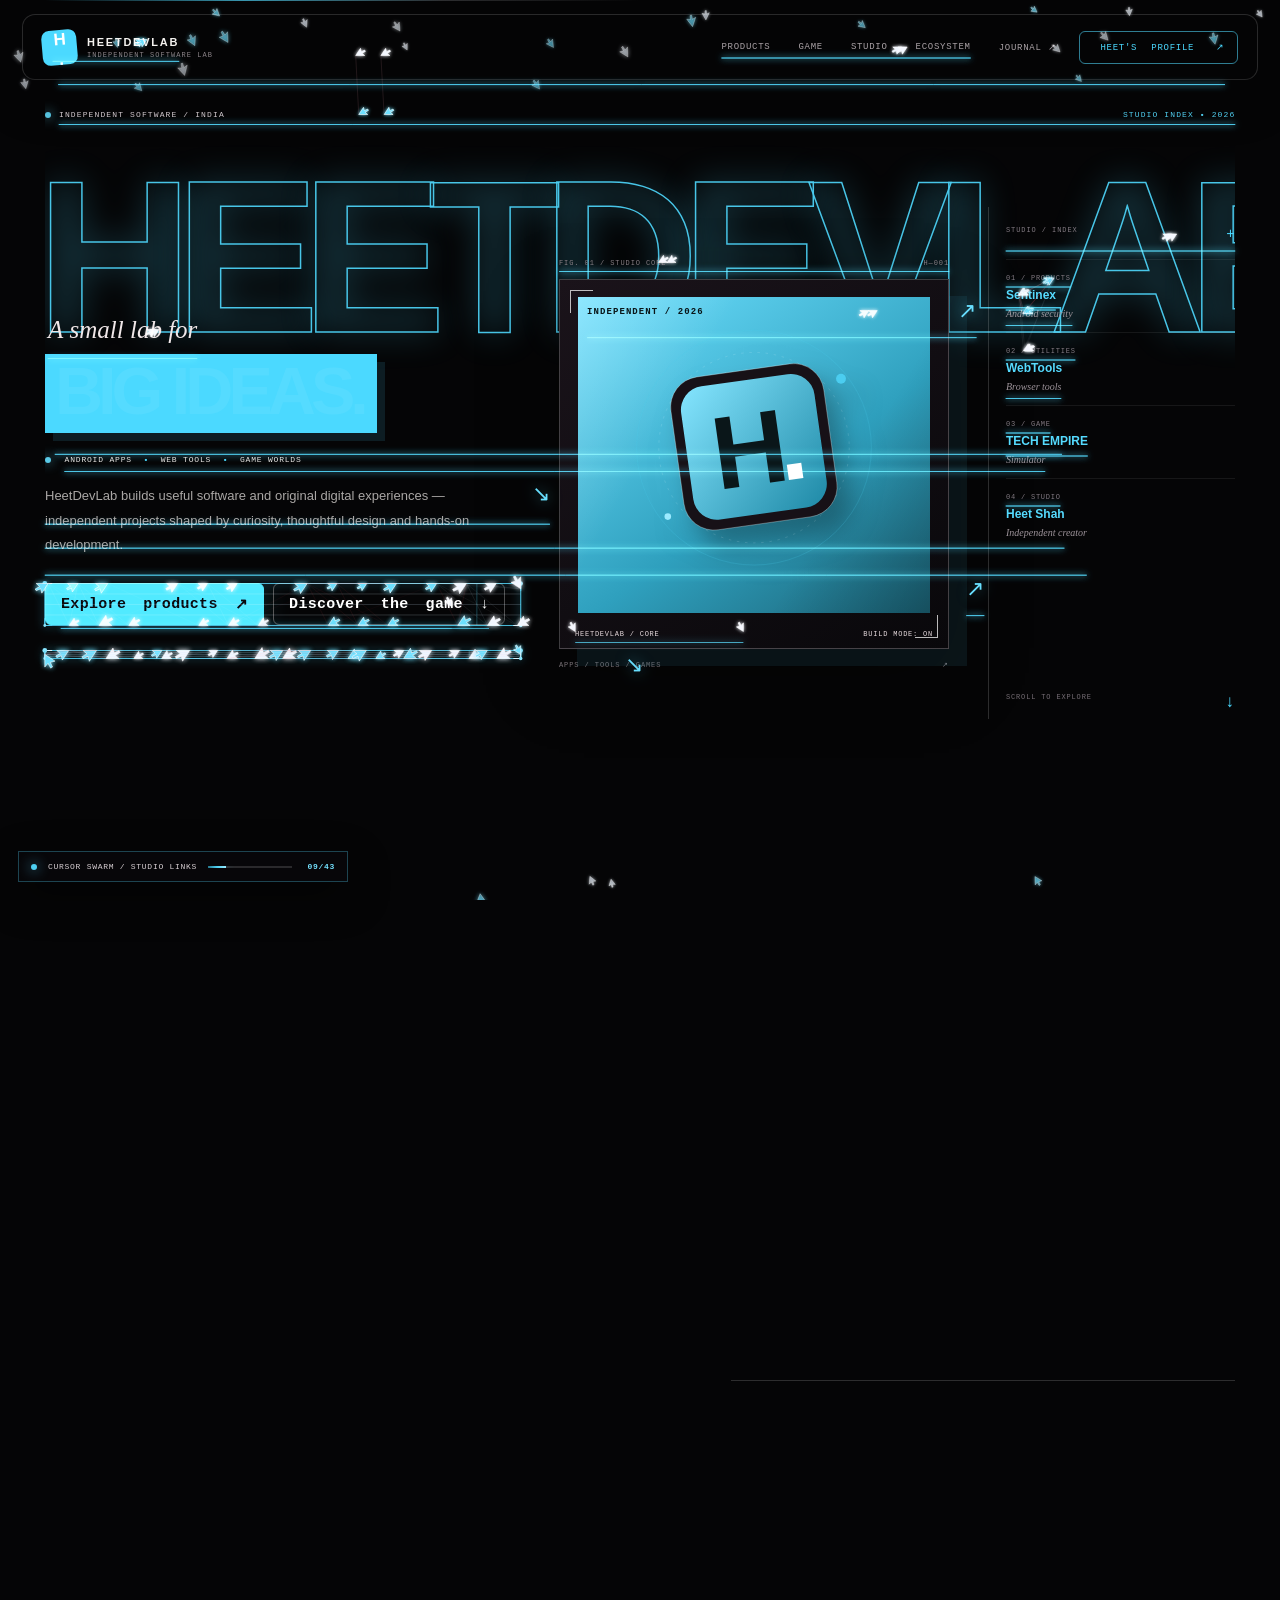
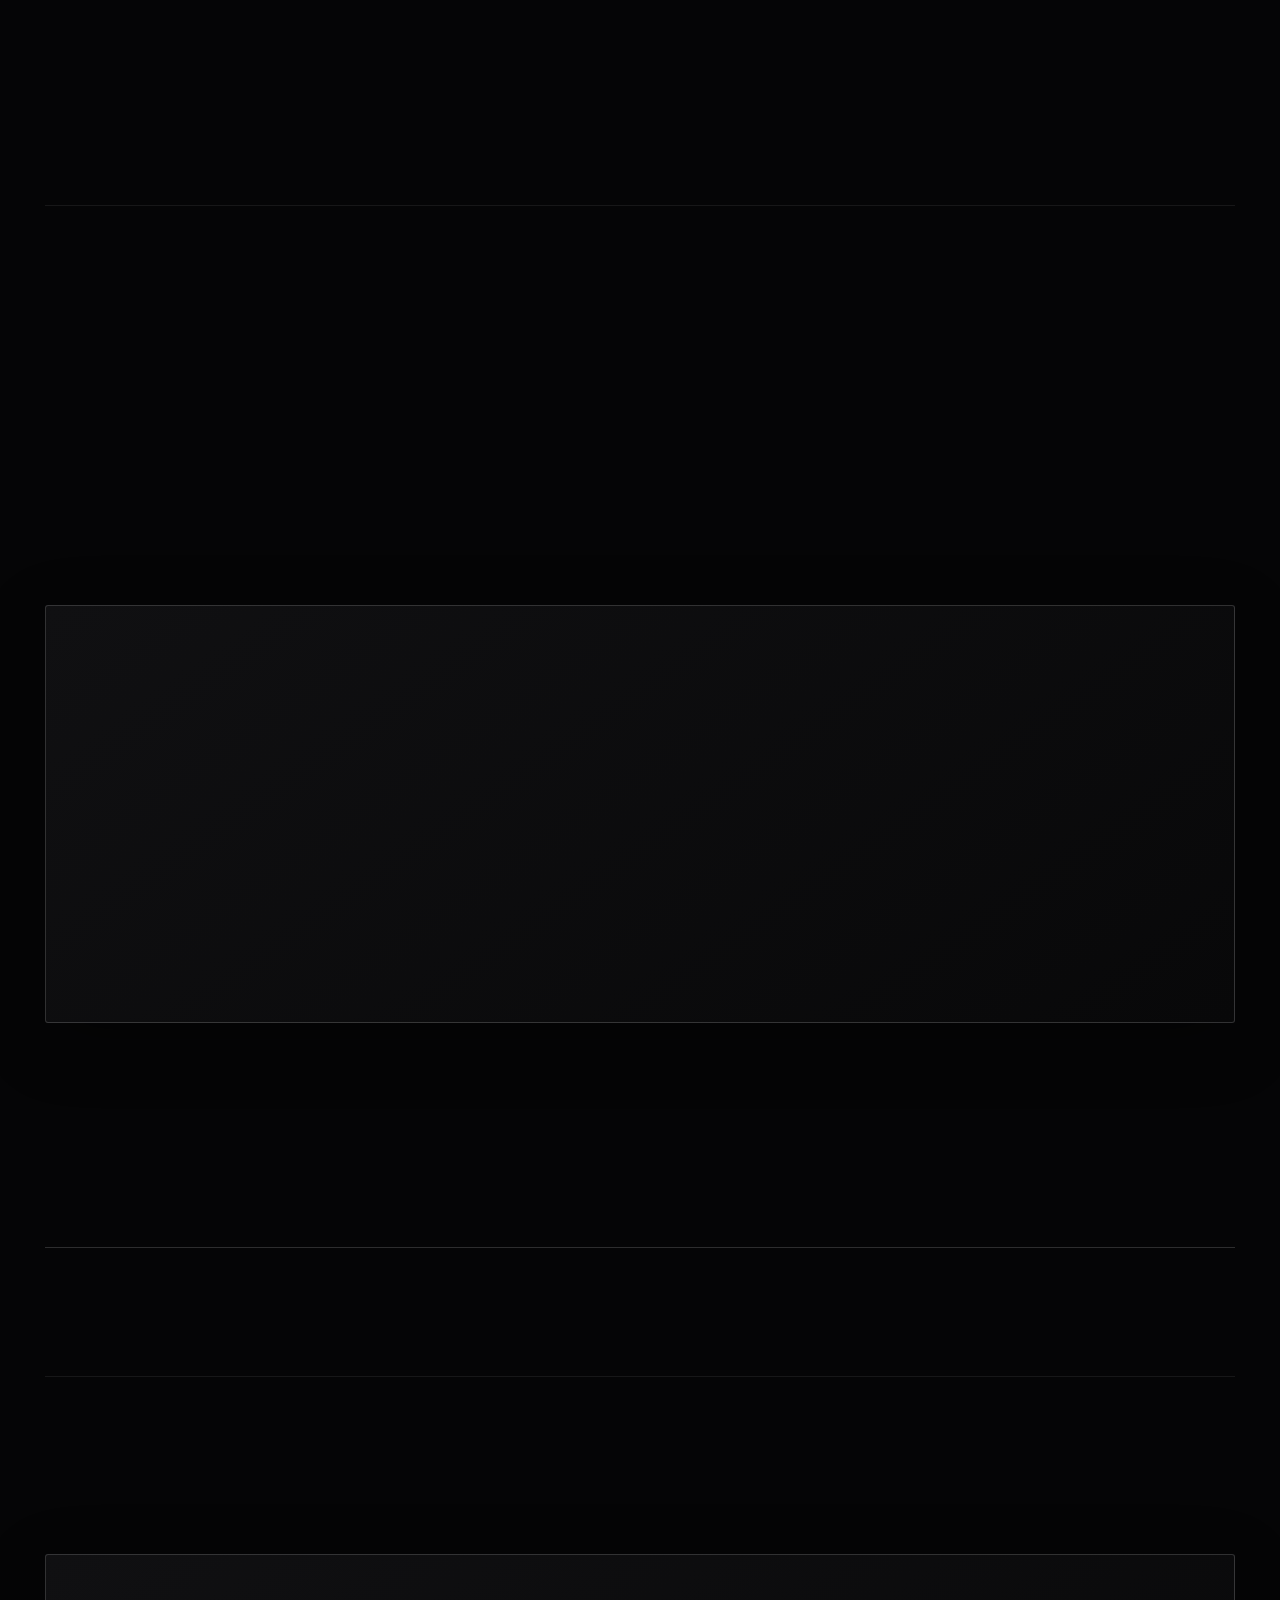
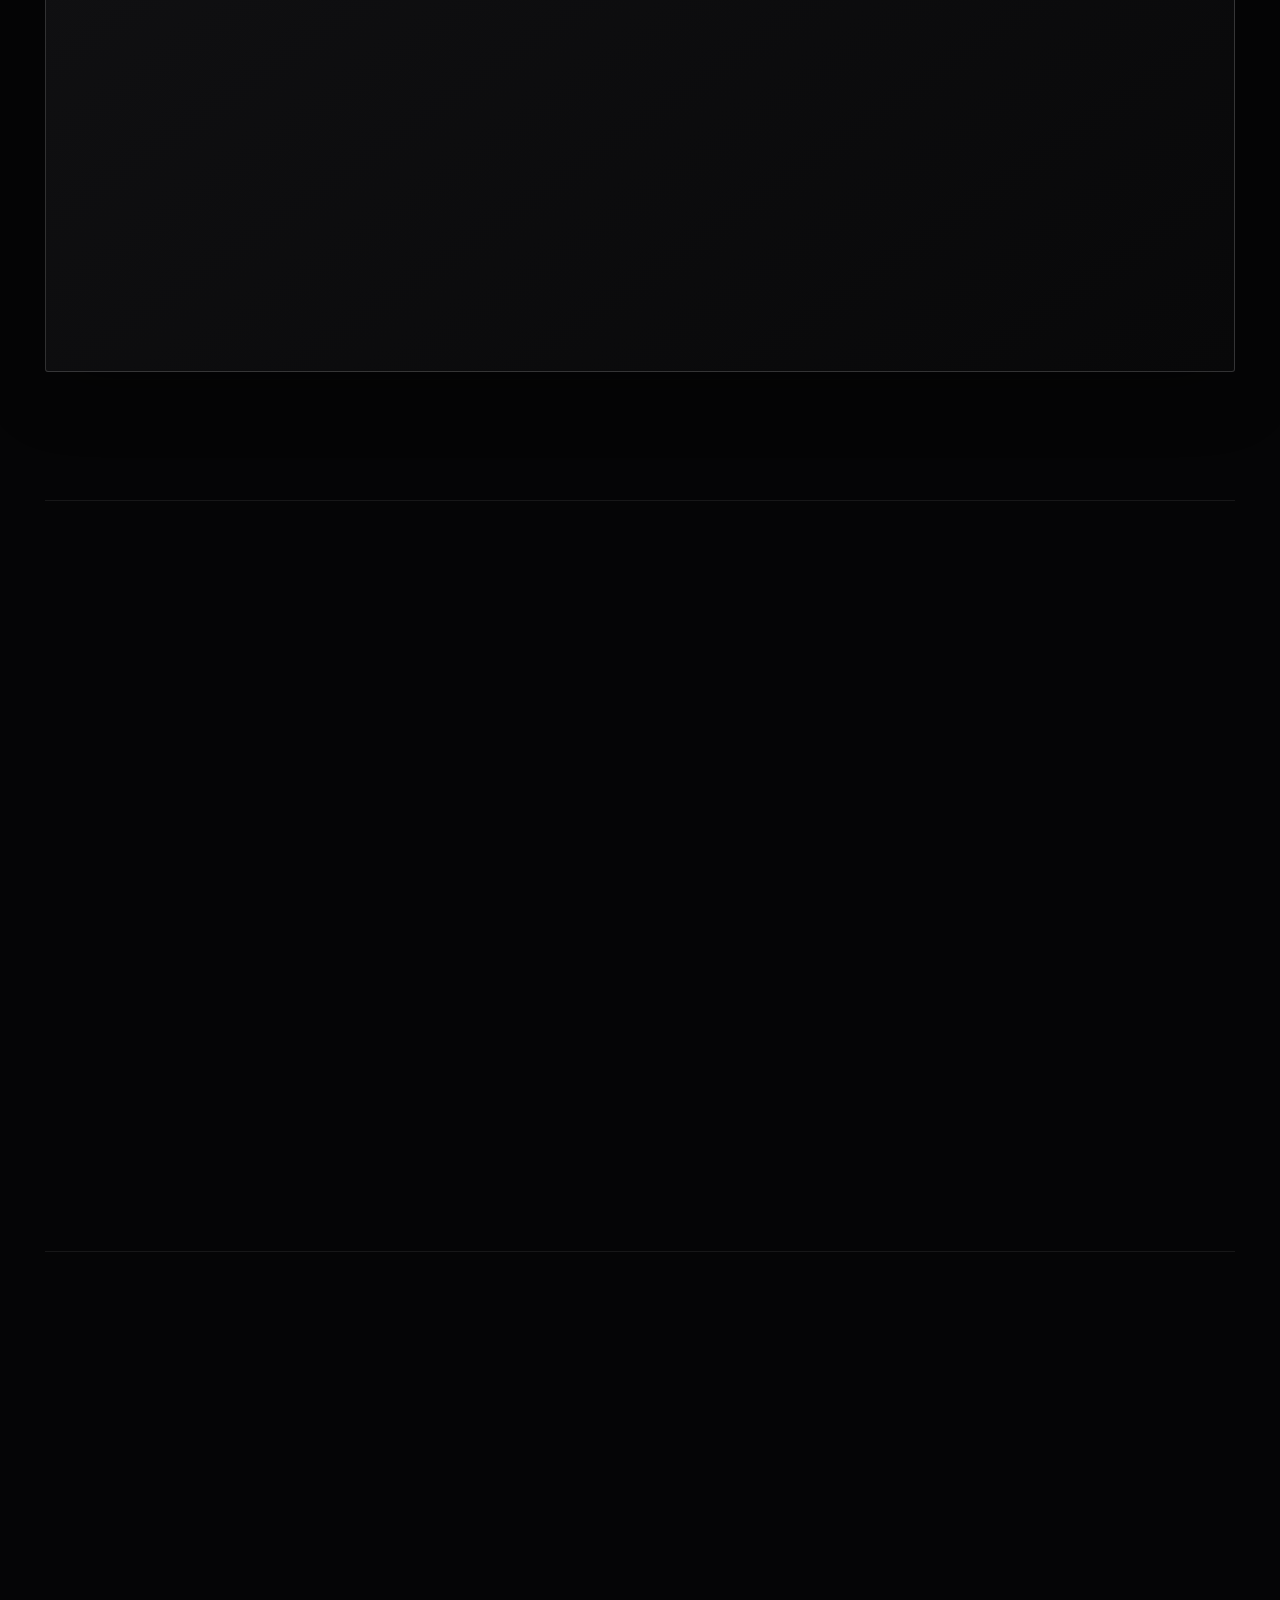
<file: HeetDevLab-Main-Electric-Cyan.html>
<!DOCTYPE html>

<html lang="en">
<head><script>document.documentElement.classList.add('build-mode');</script>
<meta charset="utf-8"/>
<meta content="width=device-width,initial-scale=1,viewport-fit=cover" name="viewport"/>
<meta content="#09080b" name="theme-color"/>
<meta content="HeetDevLab builds useful Android applications, browser utilities and original game projects independently in India." name="description"/>
<meta content="HeetDevLab — Independent Software" property="og:title"/>
<meta content="HeetDevLab builds useful Android applications, browser utilities and original game projects independently in India." property="og:description"/>
<meta content="website" property="og:type"/>
<title>HeetDevLab — Independent Software</title>
<style>
:root{--bg:#09080b;--bg2:#0d0b10;--panel:#111015;--panel2:#171319;--ink:#f4eff0;--muted:#aaa1a6;--dim:#777078;--red:#4bcdf0;--red2:#68dfff;--red-dark:#23778d;--line:rgba(255,255,255,.14);--line-soft:rgba(255,255,255,.075);--mono:ui-monospace,SFMono-Regular,Menlo,Consolas,monospace;--display:Arial,Helvetica,sans-serif;--max:1280px;--ease:cubic-bezier(.18,.82,.22,1)}
*{box-sizing:border-box}html{scroll-behavior:smooth;scroll-padding-top:100px;background:var(--bg)}body{margin:0;min-width:320px;overflow-x:hidden;background:var(--bg);color:var(--ink);font-family:var(--display);-webkit-font-smoothing:antialiased}body.menu-open{overflow:hidden}a{color:inherit;text-decoration:none}button{font:inherit}::selection{background:rgba(75,205,240,.35);color:#fff}
.noise{position:fixed;inset:0;z-index:-1;pointer-events:none;opacity:.08;background-image:url("data:image/svg+xml,%3Csvg viewBox='0 0 180 180' xmlns='http://www.w3.org/2000/svg'%3E%3Cfilter id='n'%3E%3CfeTurbulence type='fractalNoise' baseFrequency='.95' numOctaves='3' stitchTiles='stitch'/%3E%3C/filter%3E%3Crect width='100%25' height='100%25' filter='url(%23n)' opacity='.32'/%3E%3C/svg%3E")}
.ambient{position:fixed;inset:0;z-index:-3;pointer-events:none;background:radial-gradient(ellipse at 50% -15%,rgba(18,72,86,.23),transparent 40%),radial-gradient(ellipse at 8% 58%,rgba(23,78,92,.12),transparent 32%),linear-gradient(180deg,#09070c,#0a090c 52%,#08080a)}.ambient:after{content:"";position:absolute;inset:0;background:linear-gradient(90deg,rgba(255,255,255,.012) 1px,transparent 1px),linear-gradient(rgba(255,255,255,.012) 1px,transparent 1px);background-size:70px 70px;mask-image:linear-gradient(to bottom,black,transparent 80%)}
#arrowField{position:fixed;inset:0;width:100%;height:100%;z-index:30;pointer-events:none;opacity:.86}.progress{position:fixed;z-index:2000;top:0;left:0;width:0;height:2px;background:linear-gradient(90deg,#1c6578,var(--red),#adeeff);box-shadow:0 0 16px rgba(75,205,240,.6)}
.loader{position:fixed;inset:0;z-index:3000;display:grid;place-items:center;background:#08070a;transition:opacity .75s var(--ease),visibility .75s}.loader-inner{width:min(420px,calc(100% - 56px));text-align:center}.loader-mark{width:65px;height:65px;margin:0 auto 27px;display:grid;place-items:center;background:var(--red);color:#091215;font-size:34px;font-weight:900;letter-spacing:-.12em;transform:rotate(-7deg);box-shadow:0 0 60px rgba(75,205,240,.18)}.loader-title{color:#e8dfe2;font:10px var(--mono);letter-spacing:.2em}.loader-sub{margin-top:9px;color:#777078;font:8px var(--mono);letter-spacing:.13em}.loader-track{height:2px;margin-top:25px;background:rgba(255,255,255,.12);overflow:hidden}.loader-track span{display:block;width:0;height:100%;background:var(--red);box-shadow:0 0 13px var(--red)}.loader-count{display:flex;justify-content:space-between;margin-top:9px;color:#777078;font:8px var(--mono)}body.loaded .loader{opacity:0;visibility:hidden}
.site-header{position:fixed;z-index:1500;top:14px;left:50%;transform:translateX(-50%);width:min(1370px,calc(100% - 44px));height:66px;padding:0 19px;display:flex;align-items:center;justify-content:space-between;border:1px solid rgba(255,255,255,.15);border-radius:13px;background:rgba(10,9,13,.76);backdrop-filter:blur(18px);box-shadow:0 15px 50px rgba(0,0,0,.25);transition:height .3s,top .3s,background .3s}.site-header.scrolled{top:6px;height:58px;background:rgba(8,7,10,.95)}.brand{display:flex;align-items:center;gap:10px;min-width:200px}.brand-mark{width:35px;height:35px;display:grid;place-items:center;background:var(--red);color:#091316;border-radius:8px;font-size:17px;font-weight:900;letter-spacing:-.1em;transform:rotate(-5deg)}.brand-mark span{color:#fff}.brand-copy{display:grid;gap:3px}.brand-copy strong{font-size:11px;letter-spacing:.16em}.brand-copy small{color:#8b8388;font:7px var(--mono);letter-spacing:.15em}.desktop-nav{display:flex;align-items:center;gap:4px}.desktop-nav a{padding:10px 12px;border-radius:6px;color:#aaa2a6;font:9px var(--mono);letter-spacing:.08em;transition:color .2s,background .2s}.desktop-nav a:hover{color:#fff;background:rgba(75,205,240,.11)}.desktop-nav .nav-cta{margin-left:7px;border:1px solid rgba(75,205,240,.6);color:#fff}.desktop-nav .nav-cta span{color:var(--red);margin-left:8px}.menu-toggle{display:none;width:42px;height:42px;border:1px solid var(--line);border-radius:8px;background:#151116;color:#fff}.menu-toggle span{display:block;width:18px;height:2px;margin:4px auto;background:#fff;transition:.25s}.menu-toggle[aria-expanded=true] span:first-child{transform:translateY(6px) rotate(45deg)}.menu-toggle[aria-expanded=true] span:nth-child(2){opacity:0}.menu-toggle[aria-expanded=true] span:last-child{transform:translateY(-6px) rotate(-45deg)}.mobile-scrim{display:none;position:fixed;inset:0;z-index:1490;background:rgba(0,0,0,.76);backdrop-filter:blur(8px)}.mobile-nav{display:none}
.wrap{width:min(var(--max),calc(100% - 76px));margin-inline:auto}.mono{font-family:var(--mono)}.micro{color:#8b8289;font:8px var(--mono);letter-spacing:.14em}.red{color:var(--red)}.eyebrow{margin:0 0 13px;color:var(--red);font:8px var(--mono);letter-spacing:.17em;text-transform:uppercase}.section-index{display:flex;justify-content:space-between;gap:20px;padding-bottom:13px;border-bottom:1px solid var(--line);color:#827a80;font:8px var(--mono);letter-spacing:.15em}.section-index span:last-child{color:#5f5960}.section-heading{display:flex;align-items:end;justify-content:space-between;gap:30px;margin:26px 0 40px}.section-heading h2{margin:0;font:900 clamp(42px,5.8vw,76px)/.91 var(--display);letter-spacing:-.085em}.section-heading h2 em{font:italic 500 1em Georgia,serif;color:var(--red);letter-spacing:-.06em}.section-heading .side-note{padding-bottom:5px;text-align:right;color:#787178;font:8px/1.8 var(--mono);letter-spacing:.11em}.side-note b{display:block;margin-top:5px;color:var(--red);font-size:18px;font-weight:400}
/* Every page element enters in a controlled sequence after the boot screen. */
.sequence{opacity:0;transform:translateY(22px);filter:blur(4px);transition:opacity .85s var(--ease),transform .85s var(--ease),filter .85s var(--ease)}body.loaded .sequence{opacity:1;transform:none;filter:none}body.loaded .sequence[data-delay="1"]{transition-delay:.12s}body.loaded .sequence[data-delay="2"]{transition-delay:.25s}body.loaded .sequence[data-delay="3"]{transition-delay:.39s}body.loaded .sequence[data-delay="4"]{transition-delay:.54s}body.loaded .sequence[data-delay="5"]{transition-delay:.69s}
.reveal{opacity:0;transform:translateY(28px);filter:blur(3px);transition:opacity .8s var(--ease),transform .8s var(--ease),filter .8s var(--ease)}.reveal.in{opacity:1;transform:none;filter:none}.reveal-group.in .reveal-child{opacity:1;transform:none;filter:none}.reveal-child{opacity:0;transform:translateY(18px);filter:blur(3px);transition:opacity .72s var(--ease),transform .72s var(--ease),filter .72s var(--ease)}.reveal-group.in .reveal-child:nth-child(1){transition-delay:.06s}.reveal-group.in .reveal-child:nth-child(2){transition-delay:.16s}.reveal-group.in .reveal-child:nth-child(3){transition-delay:.26s}.reveal-group.in .reveal-child:nth-child(4){transition-delay:.36s}.reveal-group.in .reveal-child:nth-child(5){transition-delay:.46s}
/* Hero */
.hero{position:relative;min-height:850px;padding-top:130px;padding-bottom:30px;overflow:hidden}.hero-topline,.hero-bottomline{display:flex;justify-content:space-between;gap:18px;color:#817981;font:8px var(--mono);letter-spacing:.14em}.hero-topline strong{color:#ded5da;font-weight:400}.live-dot{display:inline-block;width:6px;height:6px;margin-right:8px;border-radius:50%;background:#5ac9e6;box-shadow:0 0 12px #5ac9e6;vertical-align:middle;animation:blink 1.8s infinite}@keyframes blink{50%{opacity:.35;box-shadow:0 0 3px #5ac9e6}}
.hero-wordmark{position:absolute;z-index:0;top:172px;left:-.04em;width:110%;white-space:nowrap;font:900 clamp(92px,17vw,225px)/.82 var(--display);letter-spacing:-.105em;color:transparent;-webkit-text-stroke:1px rgba(75,205,240,.52);opacity:.7;pointer-events:none;animation:wordmarkIn 1.5s .25s both var(--ease)}@keyframes wordmarkIn{from{opacity:0;letter-spacing:-.15em;transform:translateX(-3%)}to{opacity:.7;letter-spacing:-.105em;transform:none}}
.hero-grid{position:relative;z-index:1;display:grid;grid-template-columns:minmax(0,1fr) minmax(270px,.83fr) minmax(165px,.52fr);gap:36px;align-items:center;min-height:600px;padding-top:88px}.hero-copy{padding-top:48px}.hello{margin:0 0 10px 3px;color:#f0e7e8;font:italic 500 25px Georgia,serif;transform:rotate(-4deg);transform-origin:left}.hero-name{display:inline-block;position:relative;margin:0;padding:7px 13px 10px 10px;background:var(--red);color:#091316;font:900 clamp(39px,5.2vw,69px)/.93 var(--display);letter-spacing:-.075em;box-shadow:8px 8px 0 rgba(75,205,240,.12);animation:nameWipe .9s .9s both var(--ease)}@keyframes nameWipe{from{clip-path:inset(0 100% 0 0);transform:translateX(-20px)}to{clip-path:inset(0 0 0 0);transform:none}}.role-line{margin:23px 0 0;color:#ded5d9;font:8px var(--mono);letter-spacing:.1em}.role-line b{color:var(--red);padding:0 6px}.hero-copy>p.description{max-width:455px;margin:20px 0 0;color:#aaa1a7;font-size:13px;line-height:1.9}.hero-actions{display:flex;flex-wrap:wrap;gap:9px;margin-top:25px}.button{min-height:42px;padding:0 15px;display:inline-flex;align-items:center;justify-content:center;gap:17px;border:1px solid transparent;border-radius:6px;font:700 9px var(--mono);letter-spacing:.035em;transition:transform .2s,background .2s,border-color .2s}.button:hover{transform:translateY(-3px)}.button span{font-size:15px}.button-red{background:var(--red);color:#081417;box-shadow:0 9px 23px rgba(75,205,240,.13)}.button-red:hover{background:#68dfff}.button-outline{border-color:rgba(255,255,255,.2);color:#eee8e9;background:rgba(255,255,255,.025)}.button-outline:hover{border-color:var(--red)}.hero-socials{display:flex;gap:17px;margin-top:25px}.hero-socials a{color:#81787f;font:7px var(--mono);letter-spacing:.12em}.hero-socials a:hover{color:#fff}.hero-socials span{color:var(--red);margin-left:4px}
.hero-visual{position:relative;max-width:390px;width:100%;margin:auto;padding:19px 0 18px}.visual-top,.visual-bottom{display:flex;justify-content:space-between;color:#8a8288;font:7px var(--mono);letter-spacing:.13em}.portrait-card{position:relative;height:370px;margin:12px 0;border:1px solid rgba(255,255,255,.21);background:linear-gradient(145deg,#19141a,#0b0a0d);box-shadow:18px 17px 0 rgba(75,205,240,.08),0 24px 70px rgba(0,0,0,.36);overflow:hidden}.portrait-card:before{content:"";position:absolute;inset:17px 18px 35px;background:linear-gradient(145deg,#6de0ff,#2fa0be 58%,#1b6275);clip-path:polygon(0 0,100% 0,100% 100%,0 100%)}.portrait-card:after{content:"";position:absolute;inset:17px 18px 35px;background:linear-gradient(120deg,rgba(255,255,255,.23),transparent 30%,transparent 70%,rgba(0,0,0,.2))}.portrait-card svg{position:absolute;z-index:2;left:50%;bottom:24px;width:78%;height:87%;transform:translateX(-50%);filter:drop-shadow(13px 17px 12px rgba(0,0,0,.3))}.portrait-meta{position:absolute;z-index:4;left:15px;right:15px;bottom:10px;display:flex;justify-content:space-between;color:#e6dadd;font:7px var(--mono);letter-spacing:.11em}.portrait-mark{position:absolute;z-index:4;top:27px;left:27px;color:#091518;font:900 9px var(--mono);letter-spacing:.12em}.portrait-corner{position:absolute;z-index:5;width:23px;height:23px;border-color:#fff;border-style:solid;opacity:.72}.portrait-corner.a{top:10px;left:10px;border-width:1px 0 0 1px}.portrait-corner.b{right:10px;bottom:10px;border-width:0 1px 1px 0}.orbit-arrow{position:absolute;z-index:6;color:var(--red2);font-size:22px;text-shadow:0 0 14px rgba(75,205,240,.55);animation:driftArrow 4.5s ease-in-out infinite}.orbit-arrow.a{top:13%;right:-7%}.orbit-arrow.b{left:-7%;top:54%;animation-delay:-1s}.orbit-arrow.c{right:-9%;bottom:19%;animation-delay:-2.4s}.orbit-arrow.d{left:17%;bottom:2%;animation-delay:-3s}@keyframes driftArrow{50%{transform:translate(9px,-11px) rotate(14deg)}}
.hero-rail{align-self:stretch;min-height:420px;padding:19px 0 7px 17px;border-left:1px solid var(--line);display:flex;flex-direction:column}.rail-head{display:flex;justify-content:space-between;margin-bottom:17px;color:#817981;font:7px var(--mono);letter-spacing:.13em}.rail-head b{color:var(--red);font-size:14px;font-weight:400}.rail-row{padding:14px 18px 13px 0;border-top:1px solid var(--line-soft);display:grid;gap:6px}.rail-row small{color:#817981;font:7px var(--mono);letter-spacing:.11em}.rail-row strong{font-size:12px;font-weight:600}.rail-row em{font:italic 10px Georgia,serif;color:#9c9299}.rail-foot{display:flex;justify-content:space-between;margin-top:auto;color:#756d74;font:7px var(--mono);letter-spacing:.12em}.rail-foot b{color:var(--red);font-size:17px;font-weight:400}.hero-bottomline{margin-top:24px;padding-top:13px;border-top:1px solid var(--line-soft)}.hero-bottomline b{color:var(--red);margin-left:7px}
.ticker{margin-top:18px;overflow:hidden;border-block:1px solid var(--line);background:rgba(255,255,255,.016)}.ticker-track{display:flex;width:max-content;gap:30px;padding:13px 0;color:#aaa1a6;font:8px var(--mono);letter-spacing:.14em;animation:marquee 35s linear infinite}.ticker-track span{display:flex;align-items:center;gap:28px;white-space:nowrap}.ticker-track b{color:var(--red);font-size:14px;font-weight:400}@keyframes marquee{to{transform:translateX(-50%)}}
/* about */
.content-section{padding-top:106px}.about-grid{display:grid;grid-template-columns:1.1fr .9fr;gap:70px}.about-copy .lead{margin:0 0 16px;color:#eee6e8;font-size:18px;line-height:1.55}.about-copy p:not(.lead){color:#9e959b;font-size:11px;line-height:1.95}.about-copy blockquote{margin:25px 0;padding:7px 0 7px 18px;border-left:2px solid var(--red);color:#e7dce0;font:italic 500 16px/1.55 Georgia,serif}.signature-row{display:flex;align-items:end;justify-content:space-between;gap:15px;padding-top:16px;border-top:1px solid var(--line-soft)}.signature{color:#eee;font:italic 19px Georgia,serif}.signature-row small{color:#6e666d;font:7px var(--mono);letter-spacing:.12em}.principles{border-top:1px solid var(--line)}.principle{display:grid;grid-template-columns:32px 1fr 20px;gap:12px;padding:16px 0;border-bottom:1px solid var(--line-soft)}.principle>span{color:var(--red);font:8px var(--mono)}.principle strong{font-size:12px}.principle p{margin:5px 0 0;color:#817980;font-size:9px;line-height:1.65}.principle>b{color:var(--red);font-size:14px;font-weight:400}.principle-stamp{display:inline-block;margin-top:22px;padding:10px 13px;border:1px solid rgba(75,205,240,.33);color:#a18f96;font:7px/1.7 var(--mono);letter-spacing:.13em;transform:rotate(-4deg)}.principle-stamp b{margin-left:22px;color:var(--red);font:900 23px var(--display)}
/* flagship project */
.project-section{padding-top:110px;border-top:1px solid var(--line-soft)}.flagship{display:grid;grid-template-columns:.95fr 1.05fr;gap:26px;min-height:400px;padding:28px 0;border-top:1px solid rgba(75,205,240,.32);border-bottom:1px solid var(--line);background:radial-gradient(ellipse at 80% 52%,rgba(22,92,111,.17),transparent 46%)}.flagship-copy{align-self:center;padding-right:20px}.project-meta{display:flex;justify-content:space-between;gap:12px;color:#837a80;font:7px var(--mono);letter-spacing:.12em}.status{color:#c49ca3}.status i{display:inline-block;width:6px;height:6px;margin-right:6px;border-radius:50%;background:#5ccae7}.project-cat{margin:35px 0 8px;color:var(--red);font:7px var(--mono);letter-spacing:.15em}.flagship h3{margin:0;font:900 clamp(49px,6vw,78px)/.9 var(--display);letter-spacing:-.09em}.flagship h3 span{color:var(--red)}.project-description{max-width:430px;color:#9b9299;font-size:11px;line-height:1.85}.tags{display:flex;flex-wrap:wrap;gap:6px;margin-top:18px}.tags span{padding:6px 8px;border:1px solid rgba(255,255,255,.11);color:#b7adb2;font:7px var(--mono);letter-spacing:.08em}.project-links{display:flex;gap:22px;flex-wrap:wrap;margin-top:23px}.project-links a{padding-bottom:5px;border-bottom:1px solid rgba(75,205,240,.45);color:#eee8e9;font-size:9px;font-weight:700}.project-links b{margin-left:7px;color:var(--red);font-size:14px;font-weight:400}
.project-art{position:relative;min-height:360px;display:grid;place-items:center;overflow:hidden;border:1px solid rgba(255,255,255,.08);background:radial-gradient(circle at 50% 48%,rgba(33,136,164,.18),transparent 47%),linear-gradient(145deg,#171218,#0c0a0e)}.project-art:before,.project-art:after{content:"";position:absolute;width:390px;height:390px;border:1px solid rgba(75,205,240,.15);border-radius:50%;box-shadow:0 0 0 34px rgba(75,205,240,.025),0 0 0 70px rgba(75,205,240,.018)}.project-art:after{width:280px;height:280px;border-style:dashed;animation:spin 38s linear infinite}@keyframes spin{to{transform:rotate(360deg)}}.device{position:relative;z-index:2;width:166px;height:292px;padding:9px;border:1px solid rgba(255,255,255,.35);border-radius:22px;background:linear-gradient(145deg,#29232a,#09080c);box-shadow:0 24px 60px rgba(0,0,0,.5);transform:rotate(6deg)}.device-screen{height:100%;padding:22px 11px 10px;overflow:hidden;border-radius:16px;background:radial-gradient(circle at 50% 24%,rgba(77,207,241,.15),transparent 44%),#110e13}.device-speaker{position:absolute;top:11px;left:50%;width:42px;height:4px;transform:translateX(-50%);background:#30272d;border-radius:5px}.device-brand{text-align:center;color:#eae2e5;font:7px var(--mono);letter-spacing:.14em}.device-brand b{color:var(--red)}.device-shield{width:82px;height:91px;margin:28px auto 10px;display:grid;place-items:center;background:linear-gradient(145deg,#78e3ff,#2b9bb9);clip-path:polygon(50% 0,91% 16%,82% 67%,50% 100%,18% 67%,9% 16%);color:#0d1c20;font-size:37px;filter:drop-shadow(0 10px 14px rgba(75,205,240,.2))}.device-status{text-align:center;color:#98e6fb;font:6px var(--mono);letter-spacing:.13em}.device-row{display:flex;justify-content:space-between;margin-top:13px;padding-top:8px;border-top:1px solid rgba(255,255,255,.1);color:#a99fa4;font-size:6px}.device-row b{color:#6bd7f4;font:7px var(--mono)}.device-nav{display:flex;justify-content:space-around;margin-top:15px}.device-nav i{width:19px;height:3px;background:#58464e;border-radius:4px}.device-nav i:first-child{background:var(--red)}.art-tag{position:absolute;z-index:3;padding:8px 10px;border:1px solid rgba(255,255,255,.13);background:rgba(8,7,10,.88);color:#bdb2b7;font:7px var(--mono);letter-spacing:.11em}.art-tag b{color:var(--red);margin-left:10px}.art-tag.t1{top:17%;right:7%;transform:rotate(4deg)}.art-tag.t2{bottom:16%;left:7%;transform:rotate(-4deg)}.art-arrow{position:absolute;right:21%;bottom:23%;color:var(--red);font-size:35px;animation:driftArrow 4s ease-in-out infinite}
.project-rows{border-bottom:1px solid var(--line)}.project-row{display:grid;grid-template-columns:32px 48px minmax(180px,1fr) minmax(110px,.55fr) 42px;gap:14px;align-items:center;min-height:112px;padding:15px 0;border-top:1px solid var(--line-soft);transition:padding .25s,background .25s}.project-row:hover{padding-left:10px;padding-right:10px;background:rgba(255,255,255,.018)}.row-no{color:#746c72;font:8px var(--mono)}.row-symbol{width:42px;height:42px;display:grid;place-items:center;border:1px solid rgba(75,205,240,.25);background:rgba(75,205,240,.06);color:var(--red);font-size:20px}.row-copy small{display:block;margin-bottom:5px;color:var(--red);font:7px var(--mono);letter-spacing:.12em}.row-copy h4{margin:0;font-size:16px;letter-spacing:-.04em}.row-copy p{margin:4px 0 0;color:#817980;font-size:9px;line-height:1.6}.row-tags{display:flex;justify-content:flex-end;flex-wrap:wrap;gap:5px}.row-tags span{padding:5px 6px;border:1px solid var(--line-soft);color:#8e858b;font:6px var(--mono)}.row-arrow{width:34px;height:34px;display:grid;place-items:center;border:1px solid rgba(75,205,240,.4);color:var(--red);font-size:18px;transition:.2s}.row-arrow:hover{background:var(--red);color:#081215;transform:rotate(45deg)}.row-status{justify-self:end;color:#8c7b80;font:7px var(--mono);letter-spacing:.08em}
/* matrix */
.matrix-section{padding-top:108px;border-top:1px solid var(--line-soft)}.matrix-grid{display:grid;grid-template-columns:repeat(4,1fr);gap:10px}.matrix-card{position:relative;min-height:205px;padding:18px;border:1px solid var(--line);background:linear-gradient(145deg,#151218,#0d0c10);overflow:hidden;transition:transform .25s,border-color .25s}.matrix-card:hover{transform:translateY(-5px);border-color:rgba(75,205,240,.4)}.matrix-card:after{content:"↗";position:absolute;right:9px;bottom:-17px;color:rgba(75,205,240,.14);font-size:82px}.matrix-card small{color:#827981;font:7px var(--mono);letter-spacing:.13em}.matrix-card h3{margin:37px 0 14px;font-size:20px;letter-spacing:-.055em}.matrix-card p{max-width:210px;margin:0;color:#8e858b;font-size:9px;line-height:1.7}.matrix-card .matrix-arrow{position:absolute;top:14px;right:14px;color:var(--red);font-size:14px}
/* journey and CTA */
.journey-section{padding-top:108px;border-top:1px solid var(--line-soft)}.journey-grid{display:grid;grid-template-columns:.8fr 1.2fr;gap:45px}.journey-card{padding:23px;border:1px solid rgba(75,205,240,.25);background:radial-gradient(ellipse at 100% 0,rgba(27,104,125,.18),transparent 55%),#111015}.journey-card small{color:var(--red);font:7px var(--mono);letter-spacing:.13em}.journey-card h3{margin:27px 0 10px;font-size:28px;line-height:1.03;letter-spacing:-.07em}.journey-card p{color:#938a91;font-size:10px;line-height:1.8}.journey-card a{display:inline-flex;gap:13px;margin-top:17px;padding-bottom:5px;border-bottom:1px solid rgba(75,205,240,.45);font-size:9px}.journey-card a b{color:var(--red)}.journey-list{border-top:1px solid var(--line)}.journey-item{display:grid;grid-template-columns:100px 1fr 18px;gap:12px;padding:18px 0;border-bottom:1px solid var(--line-soft)}.journey-item>small{color:#817880;font:7px var(--mono);letter-spacing:.1em}.journey-item strong{font-size:11px}.journey-item p{margin:5px 0 0;color:#827980;font-size:9px;line-height:1.65}.journey-item>b{color:var(--red);font-size:14px;font-weight:400}
.contact-section{padding-top:110px;padding-bottom:72px}.contact-box{position:relative;overflow:hidden;padding:49px 42px;border:1px solid rgba(75,205,240,.3);background:radial-gradient(ellipse at 83% 20%,rgba(24,107,129,.23),transparent 43%),linear-gradient(120deg,#171116,#0d0b10)}.contact-box:before{content:"↗";position:absolute;right:5%;top:-100px;color:transparent;-webkit-text-stroke:1px rgba(75,205,240,.18);font:900 300px var(--display);transform:rotate(8deg)}.contact-box h2{position:relative;margin:0;font:900 clamp(43px,5.8vw,72px)/.95 var(--display);letter-spacing:-.085em}.contact-box h2 em{font:italic 500 1em Georgia,serif;color:var(--red)}.contact-box>p{position:relative;max-width:560px;color:#9a9198;font-size:11px;line-height:1.8}.contact-actions{position:relative;display:flex;flex-wrap:wrap;gap:9px;margin-top:23px}.contact-foot{position:relative;display:flex;justify-content:space-between;gap:15px;margin-top:39px;padding-top:13px;border-top:1px solid var(--line-soft);color:#796f76;font:7px var(--mono);letter-spacing:.12em}.site-footer{display:flex;align-items:center;justify-content:space-between;gap:20px;padding:22px 0 37px;border-top:1px solid var(--line-soft)}.footer-brand{font-size:10px;font-weight:900;letter-spacing:.15em}.footer-brand span{color:var(--red)}.site-footer p,.site-footer nav a{color:#746c72;font:7px var(--mono);letter-spacing:.12em}.site-footer nav{display:flex;gap:17px}.site-footer a:hover{color:var(--red)}

/* TECH EMPIRE game title */
.game-flagship{grid-template-columns:.8fr 1.2fr;align-items:stretch;min-height:410px}
.game-name-block{align-self:center;padding:25px 20px 25px 0}
.game-name-block h2{margin:0;color:#f4eff0;font:900 clamp(58px,7.5vw,102px)/.78 var(--display);letter-spacing:-.105em}
.game-name-block h2 em{font:italic 500 .72em Georgia,serif;letter-spacing:-.07em;color:var(--red)}
.game-status{display:inline-flex;align-items:center;gap:8px;margin-top:27px;color:#c0a2a6;font-size:7px;letter-spacing:.13em}
.game-status i{width:6px;height:6px;border-radius:50%;background:#e7a45e;box-shadow:0 0 10px rgba(231,164,94,.45)}
@media(max-width:760px){.game-flagship{grid-template-columns:1fr;gap:15px}.game-name-block{padding:15px 0 2px}.game-name-block h2{font-size:clamp(58px,15vw,82px)}}

@media(max-width:1050px){.hero-grid{grid-template-columns:1fr .82fr;gap:25px}.hero-rail{grid-column:1/-1;min-height:0;display:grid;grid-template-columns:repeat(3,1fr);gap:0;padding:13px 0 0;border-left:0;border-top:1px solid var(--line)}.rail-head{grid-column:1/-1;margin-bottom:7px}.rail-row{padding:11px 12px 11px 0;border-top:0;border-right:1px solid var(--line-soft)}.rail-foot{display:none}.about-grid{gap:38px}.matrix-grid{grid-template-columns:repeat(2,1fr)}}
@media(max-width:760px){.wrap{width:calc(100% - 38px)}.site-header{top:9px;width:calc(100% - 22px);height:59px;padding:0 11px 0 14px}.site-header.scrolled{top:4px;height:54px}.desktop-nav{display:none}.menu-toggle{display:block}.mobile-scrim.active{display:block}.mobile-nav{display:grid;position:fixed;z-index:1495;top:76px;left:11px;right:11px;padding:12px;border:1px solid rgba(75,205,240,.35);background:rgba(13,10,14,.97);box-shadow:0 24px 55px rgba(0,0,0,.48);opacity:0;visibility:hidden;transform:translateY(-10px);transition:.23s}.mobile-nav.active{opacity:1;visibility:visible;transform:none}.mobile-nav a{display:flex;justify-content:space-between;padding:16px 10px;border-bottom:1px solid var(--line-soft);font:8px var(--mono);letter-spacing:.1em}.mobile-nav a:last-child{border-bottom:0}.mobile-nav span{color:var(--red)}.hero{min-height:0;padding-top:105px;padding-bottom:20px}.hero-topline{font-size:7px}.hero-topline span:last-child{display:none}.hero-wordmark{top:160px;font-size:clamp(75px,18vw,145px);opacity:.43}.hero-grid{grid-template-columns:1fr;gap:19px;min-height:0;padding-top:80px}.hero-copy{order:2;padding-top:0}.hero-visual{order:1;width:min(85%,360px);padding:12px 0}.portrait-card{height:340px}.hero-rail{order:3;grid-template-columns:1fr;gap:0}.rail-head{margin:0 0 5px}.rail-row{display:flex;align-items:center;justify-content:space-between;padding:12px 0;border-top:1px solid var(--line-soft);border-right:0}.rail-row small{width:100px}.rail-row strong{flex:1}.rail-row em{display:none}.hero-bottomline{margin-top:19px;font-size:7px}.content-section,.project-section,.matrix-section,.journey-section{padding-top:78px}.section-heading{align-items:start;margin:22px 0 28px}.section-heading h2{font-size:clamp(42px,10vw,64px)}.side-note{font-size:6px}.about-grid,.journey-grid{grid-template-columns:1fr;gap:27px}.about-copy .lead{font-size:16px}.flagship{grid-template-columns:1fr;gap:16px;padding:21px 0}.flagship-copy{padding:0}.project-cat{margin-top:27px}.project-art{min-height:325px}.project-row{grid-template-columns:24px 40px minmax(0,1fr) 35px;gap:9px;min-height:100px}.row-symbol{width:37px;height:37px}.row-copy h4{font-size:14px}.row-copy p{font-size:8px}.row-tags,.row-status{display:none}.row-arrow{grid-column:4;grid-row:1;width:32px;height:32px}.matrix-grid{grid-template-columns:1fr 1fr;gap:8px}.matrix-card{min-height:173px;padding:14px}.matrix-card h3{margin:30px 0 10px;font-size:17px}.matrix-card p{font-size:8px}.journey-item{grid-template-columns:76px 1fr 16px;gap:8px}.contact-box{padding:36px 22px}.contact-box:before{right:-45px;font-size:235px}.contact-foot{font-size:6px}.site-footer{flex-wrap:wrap}.site-footer p{order:3;width:100%;margin:0}}
@media(max-width:420px){.hero-topline{letter-spacing:.08em}.hello{font-size:22px}.hero-name{font-size:clamp(38px,11vw,52px)}.role-line{font-size:7px}.hero-copy>p.description{font-size:11px}.hero-actions .button{flex:1;gap:10px;padding:0 10px}.hero-socials{gap:12px}.hero-socials a{font-size:6px}.portrait-card{height:310px}.section-heading .side-note{display:none}.project-meta{font-size:6px}.matrix-card h3{font-size:15px}.contact-foot{flex-direction:column;gap:8px}.site-footer nav{gap:10px}.site-footer nav a{font-size:6px}}
@media(prefers-reduced-motion:reduce){*,*::before,*::after{scroll-behavior:auto!important;animation-duration:.01ms!important;animation-iteration-count:1!important;transition-duration:.01ms!important}.sequence,.reveal,.reveal-child{opacity:1;transform:none;filter:none}#arrowField{display:none}.loader{display:none}}

/* TECH EMPIRE miniature storefront illustration — drawn entirely with CSS */
.game-art{background:radial-gradient(ellipse at 55% 50%,rgba(27,113,136,.24),transparent 52%),linear-gradient(145deg,#171218,#09080c)}
.store-outline{position:relative;width:72%;height:64%;display:grid;place-items:center;perspective:600px;filter:drop-shadow(0 24px 24px rgba(0,0,0,.4))}
.store-roof{position:absolute;top:0;left:9%;width:82%;height:35%;transform:skewY(-16deg) rotateX(48deg);border:1px solid rgba(155,234,255,.7);background:linear-gradient(135deg,rgba(75,205,240,.2),rgba(75,205,240,.02));box-shadow:0 0 22px rgba(75,205,240,.12)}
.store-front{position:absolute;left:9%;right:9%;top:27%;bottom:0;border:1px solid rgba(255,255,255,.42);background:linear-gradient(145deg,rgba(25,61,71,.82),rgba(13,10,15,.98));transform:perspective(700px) rotateY(-7deg);box-shadow:inset 0 0 30px rgba(75,205,240,.07)}
.store-sign{position:absolute;left:50%;top:12%;transform:translateX(-50%);padding:6px 11px;white-space:nowrap;border:1px solid rgba(75,205,240,.55);background:#110b10;color:#f3e8e9;font:8px var(--mono);letter-spacing:.17em}.store-sign b{color:var(--red)}
.store-shelf{position:absolute;top:40%;width:30%;height:43%;border:1px solid rgba(255,255,255,.24);background:linear-gradient(90deg,rgba(255,255,255,.035),rgba(75,205,240,.08));display:flex;flex-direction:column;justify-content:space-around;padding:8px 4px}.store-shelf:before,.store-shelf:after{content:"";height:1px;background:rgba(75,205,240,.6)}.store-shelf.s1{left:7%;transform:skewY(-5deg)}.store-shelf.s2{right:7%;transform:skewY(5deg)}.store-shelf i{display:block;width:15px;height:11px;background:linear-gradient(135deg,#92e8ff,#28798f);box-shadow:19px 0 rgba(125,205,226,.7),38px 0 rgba(53,98,110,.9);margin-left:7px}.store-counter{position:absolute;left:35%;bottom:8%;width:30%;height:31%;border:1px solid rgba(255,255,255,.34);background:linear-gradient(145deg,#265562,#160e15);transform:skewY(-7deg)}


/* Cursor swarm assembly layer: the arrows actively construct the interface. */
#arrowField{position:fixed!important;inset:0!important;width:100%!important;height:100%!important;z-index:3001!important;opacity:1!important;pointer-events:none!important}
.loader{z-index:3000!important;background:#08070a!important;transition:opacity .9s ease,visibility .9s ease!important}
.loader-ui{position:fixed;inset:0;z-index:3002;display:flex;flex-direction:column;align-items:center;justify-content:center;pointer-events:none;text-align:center;color:#f5eff0;transition:opacity .85s ease,visibility .85s ease}
.loader-core{width:64px;height:64px;display:grid;place-items:center;margin-bottom:25px;position:relative;border:1px solid rgba(75,205,240,.55);background:rgba(75,205,240,.12);box-shadow:0 0 45px rgba(75,205,240,.16);transform:rotate(-8deg)}
.loader-core:before,.loader-core:after{content:"";position:absolute;inset:-14px;border:1px dashed rgba(75,205,240,.36);border-radius:50%;animation:loaderSpin 8s linear infinite}.loader-core:after{inset:-26px;border-style:solid;border-color:rgba(255,255,255,.12);animation-direction:reverse;animation-duration:12s}
.loader-core>span{font:900 34px Arial,sans-serif;color:#4bcdf0;letter-spacing:-.13em}.loader-core>span span{color:#fff}@keyframes loaderSpin{to{transform:rotate(360deg)}}
.loader-title{font:700 11px var(--mono);letter-spacing:.22em;color:#f5eff0}.loader-sub{margin-top:10px;color:#4bcdf0;font:8px var(--mono);letter-spacing:.15em;min-height:12px}
.loader-track{width:min(290px,68vw);height:2px;margin-top:24px;background:rgba(255,255,255,.13);overflow:hidden}.loader-track span{display:block;width:0;height:100%;background:linear-gradient(90deg,#23778d,#4bcdf0,#ffd1d3);box-shadow:0 0 14px #4bcdf0}
.loader-count{width:min(290px,68vw);display:flex;justify-content:space-between;margin-top:9px;color:#81777e;font:7px var(--mono);letter-spacing:.11em}.loader-count b{color:#4bcdf0;font-weight:500}.loader-foot{margin-top:36px;color:#625a61;font-size:7px;letter-spacing:.16em}.loader-foot i{display:inline-block;width:4px;height:4px;border-radius:50%;background:#4bcdf0;margin:0 8px 1px;box-shadow:0 0 8px #4bcdf0}
body:not(.loaded) .site-header,body:not(.loaded) main,body:not(.loaded) .site-footer{opacity:0!important;visibility:hidden!important;filter:blur(5px)}
.site-header,main,.site-footer{transition:opacity .75s ease,filter .75s ease}
body.loaded .loader,body.loaded .loader-ui{opacity:0;visibility:hidden}
body.loaded .site-header,body.loaded main,body.loaded .site-footer{opacity:1;visibility:visible;filter:none}
/* In construction mode, old fixed-delay intro animations are disabled; each target is released only by its cursor assembly pass. */
html.build-mode .hero-wordmark,html.build-mode .hero-copy .hello,html.build-mode .hero-copy .hero-name,html.build-mode .hero-copy .role-line,html.build-mode .hero-copy .description,html.build-mode .hero-copy .hero-actions,html.build-mode .hero-copy .hero-socials,html.build-mode .portrait-card,html.build-mode .portrait-frame,html.build-mode .hero-visual,html.build-mode .hero-stage{animation:none!important}

.hero-wordmark{clip-path:inset(0 100% 0 0);animation:wordmarkAssemble 1.25s 3.45s cubic-bezier(.18,.82,.22,1) forwards!important}
@keyframes wordmarkAssemble{0%{clip-path:inset(0 100% 0 0);letter-spacing:-.15em;filter:blur(8px);opacity:.1}55%{filter:blur(1px);opacity:.9}100%{clip-path:inset(0 0 0 0);letter-spacing:-.105em;filter:none;opacity:.7}}
.hero-copy .hello,.hero-copy .hero-name,.hero-copy .role-line,.hero-copy .description,.hero-copy .hero-actions,.hero-copy .hero-socials{clip-path:inset(0 100% 0 0);animation:assembleText .7s cubic-bezier(.18,.82,.22,1) forwards}
.hero-copy .hello{animation-delay:3.55s}.hero-copy .hero-name{animation-delay:3.78s}.hero-copy .role-line{animation-delay:4s}.hero-copy .description{animation-delay:4.18s}.hero-copy .hero-actions{animation-delay:4.35s}.hero-copy .hero-socials{animation-delay:4.48s}
@keyframes assembleText{to{clip-path:inset(0 0 0 0)}}
.portrait-card,.portrait-frame,.hero-visual,.hero-stage{transform-origin:center;animation:assemblePanel 1s 3.65s cubic-bezier(.18,.82,.22,1) both!important}
@keyframes assemblePanel{0%{opacity:0;transform:translate(0,25px) scale(.86);filter:blur(9px)}58%{opacity:1;filter:blur(0);transform:translate(0,-4px) scale(1.025)}100%{opacity:1;transform:none;filter:none}}
.sequence{transition-delay:0s!important}
.reveal-group{position:relative}
.reveal-group.in>.section-index,.reveal-group.in>.section-heading{animation:sectionAssemble .65s cubic-bezier(.18,.82,.22,1) both}
@keyframes sectionAssemble{from{opacity:0;transform:translateY(20px);clip-path:inset(0 0 20% 0);filter:blur(5px)}to{opacity:1;transform:none;clip-path:inset(0);filter:none}}
.reveal-child{will-change:transform,opacity,filter}
.reveal-group.in .reveal-child{transition-duration:.85s!important}
.reveal-group.in .reveal-child:nth-child(1){transition-delay:.12s!important}.reveal-group.in .reveal-child:nth-child(2){transition-delay:.26s!important}.reveal-group.in .reveal-child:nth-child(3){transition-delay:.4s!important}.reveal-group.in .reveal-child:nth-child(4){transition-delay:.54s!important}.reveal-group.in .reveal-child:nth-child(5){transition-delay:.68s!important}
@media(max-width:760px){.loader-core{width:54px;height:54px}.loader-title{font-size:9px}.loader-foot{margin-top:28px;font-size:6px}#arrowField{opacity:.95!important}}
@media(prefers-reduced-motion:reduce){.loader,.loader-ui{display:none!important}body:not(.loaded) .site-header,body:not(.loaded) main,body:not(.loaded) .site-footer{opacity:1!important;visibility:visible!important;filter:none!important}.hero-wordmark,.hero-copy>*{animation:none!important;clip-path:none!important}#arrowField{display:none!important}}



/* ============================================================
   TRUE CONSTRUCTION MODE — arrows reveal the actual interface
   ============================================================ */
html.build-mode .sequence:not([data-build]),html.build-mode .reveal:not([data-build]),
html.build-mode body.loaded .sequence:not([data-build]){opacity:1!important;visibility:visible!important;transform:none!important;filter:none!important;transition:none!important}
html.build-mode [data-build]{opacity:0!important;visibility:hidden!important;filter:blur(5px)!important;clip-path:inset(0 100% 0 0)!important;transition:none!important;will-change:opacity,transform,clip-path,filter}
html.build-mode [data-build].is-tracing{opacity:.025!important;visibility:visible!important;filter:blur(2px)!important;clip-path:inset(0)!important}
html.build-mode [data-build].is-built{opacity:1!important;visibility:visible!important;filter:none!important;clip-path:inset(0)!important;animation:componentAssemble .58s cubic-bezier(.16,.84,.25,1) both!important}
@keyframes componentAssemble{0%{opacity:.08;clip-path:inset(0 100% 0 0);filter:blur(5px)}52%{opacity:.9;clip-path:inset(0 15% 0 0);filter:blur(1px)}100%{opacity:1;clip-path:inset(0);filter:none}}
.build-word{display:inline-block;white-space:pre;opacity:0;transform:translateY(8px);filter:blur(3px);animation:wordAssemble .38s cubic-bezier(.16,.84,.25,1) forwards;animation-delay:calc(var(--word-i,0)*13ms)}
.build-char{display:inline-block;white-space:pre;opacity:0;transform:translateY(.46em) rotateX(-48deg);filter:blur(3px);transform-origin:50% 100%;animation:charAssemble .34s cubic-bezier(.16,.84,.25,1) forwards;animation-delay:calc(var(--char-i,0)*17ms)}
@keyframes wordAssemble{to{opacity:1;transform:none;filter:none}}
@keyframes charAssemble{to{opacity:1;transform:none;filter:none}}
.build-hud{position:fixed;z-index:1800;left:17px;bottom:16px;display:flex;align-items:center;gap:12px;max-width:min(440px,calc(100vw - 34px));padding:9px 12px;border:1px solid rgba(255,255,255,.17);background:rgba(9,8,12,.91);box-shadow:0 10px 35px rgba(0,0,0,.34);backdrop-filter:blur(13px);color:#d9d2d4;font:8px var(--mono);letter-spacing:.09em;transition:opacity .5s,transform .5s}
.build-hud.done{opacity:0;transform:translateY(12px);pointer-events:none}.build-hud .hud-led{width:6px;height:6px;flex:none;border-radius:50%;background:#4bcdf0;box-shadow:0 0 12px #4bcdf0}.build-hud .hud-status{min-width:0;overflow:hidden;text-overflow:ellipsis;white-space:nowrap}.build-hud .hud-count{color:#7adaf4;white-space:nowrap;margin-left:auto}.build-hud .hud-bar{width:72px;height:2px;flex:none;background:rgba(255,255,255,.15);overflow:hidden}.build-hud .hud-bar i{display:block;width:0;height:100%;background:#4bcdf0;box-shadow:0 0 9px #4bcdf0;transition:width .18s}
html.build-mode #arrowField{z-index:1600;opacity:1}
html.build-mode .hero-wordmark.is-built{-webkit-text-stroke-color:rgba(75,205,240,.78);text-shadow:0 0 25px rgba(75,205,240,.11)}
html.build-mode [data-build].is-built:after{animation:buildFlash .65s ease-out both}
@keyframes buildFlash{0%{filter:brightness(1.8)}100%{filter:brightness(1)}}
@media(max-width:760px){.build-hud{left:10px;bottom:10px;gap:8px;padding:8px 9px;font-size:7px}.build-hud .hud-bar{width:44px}}
@media(prefers-reduced-motion:reduce){html.build-mode [data-build]{opacity:1!important;visibility:visible!important;filter:none!important;transform:none!important;clip-path:none!important}html.build-mode .build-word,html.build-mode .build-char{opacity:1;filter:none;transform:none;animation:none}html.build-mode #arrowField{display:none}.build-hud{display:none!important}}

html.build-mode #header,html.build-mode #header.is-tracing,html.build-mode #header.is-built{transform:translateX(-50%)!important}
html.build-mode [data-build].is-built{animation:componentAssemble .72s cubic-bezier(.16,.84,.25,1) both!important}
@media(prefers-reduced-motion:reduce){html.build-mode #header{transform:translateX(-50%)!important}}

@media(max-width:760px){html.build-mode .mobile-nav.active{display:grid!important;opacity:1!important;visibility:visible!important;transform:none!important}html.build-mode .mobile-nav:not(.active){opacity:0;visibility:hidden}}


/* CINEMATIC MULTI-AGENT CONSTRUCTION / VIDEO-RHYTHM EDITION */
html.build-mode body:not(.ready) main,
html.build-mode body:not(.ready) .site-footer,
html.build-mode body:not(.ready) .site-header{opacity:0!important;visibility:hidden!important}
html.build-mode [data-build]{opacity:0!important;visibility:visible!important;pointer-events:none!important;filter:blur(7px) brightness(.7)!important;clip-path:none!important;transform:translateY(14px) scale(.985)!important;transition:none!important;will-change:opacity,transform,clip-path,filter}
html.build-mode [data-build].is-tracing{opacity:.13!important;visibility:visible!important;filter:blur(1.7px) brightness(1.2)!important;clip-path:inset(0)!important;transform:none!important;outline:1px solid rgba(77,207,241,.28)!important;outline-offset:3px!important}
html.build-mode [data-build].is-built{opacity:1!important;visibility:visible!important;filter:none!important;clip-path:inset(0)!important;transform:none!important;outline-color:transparent!important;animation:interfaceSnap .72s cubic-bezier(.16,.84,.25,1) both!important}
@keyframes interfaceSnap{0%{opacity:.08;clip-path:inset(0 100% 0 0);filter:blur(8px);transform:translateY(15px) scale(.985)}42%{opacity:.95;clip-path:inset(0 7% 0 0);filter:blur(.5px);transform:translateY(-1px) scale(1.002)}72%{clip-path:inset(0 0 0 0);transform:translateY(0) scale(1)}100%{opacity:1;filter:none;transform:none}}
html.build-mode #header,html.build-mode #header.is-tracing,html.build-mode #header.is-built{transform:translateX(-50%)!important}
html.build-mode #arrowField{z-index:1700!important;opacity:1!important;mix-blend-mode:screen}
html.build-mode .hero-wordmark.is-built{-webkit-text-stroke-color:rgba(75,205,240,.96)!important;text-shadow:0 0 36px rgba(75,205,240,.22)!important}

/* Intro overlay: the page does not flash in before the cursor swarm arrives. */
.construction-boot{position:fixed;z-index:3200;inset:0;display:grid;place-items:center;background:#070609;opacity:1;visibility:visible;transition:opacity .65s ease,visibility .65s ease;overflow:hidden}
.construction-boot:before{content:"";position:absolute;inset:0;background:linear-gradient(rgba(255,255,255,.025) 1px,transparent 1px),linear-gradient(90deg,rgba(255,255,255,.025) 1px,transparent 1px);background-size:58px 58px;mask-image:radial-gradient(ellipse,black,transparent 72%)}
.construction-boot.done{opacity:0;visibility:hidden;pointer-events:none}
.boot-core{position:relative;z-index:1;display:grid;justify-items:center;text-align:center;gap:13px}
.boot-mark{width:59px;height:59px;display:grid;place-items:center;background:#4dcff1;color:#081012;font:900 30px Arial,sans-serif;letter-spacing:-.15em;transform:rotate(-7deg);box-shadow:0 0 55px rgba(77,207,241,.2)}
.boot-mark span{color:#fff}
.boot-title{font:9px var(--mono);letter-spacing:.22em;color:#eee5e7}
.boot-caption{font:7px var(--mono);letter-spacing:.16em;color:#71696f}
.boot-track{width:min(220px,55vw);height:2px;background:rgba(255,255,255,.12);overflow:hidden;margin-top:7px}
.boot-track i{display:block;width:0;height:100%;background:#4dcff1;box-shadow:0 0 12px #4dcff1}
.boot-count{display:flex;justify-content:space-between;width:min(220px,55vw);font:7px var(--mono);color:#7f757b;letter-spacing:.13em}

/* Agent HUD reappears for each section wave. */
.build-hud{position:fixed!important;z-index:2200!important;left:18px!important;bottom:18px!important;display:flex!important;align-items:center!important;gap:11px!important;max-width:min(460px,calc(100vw - 36px))!important;padding:10px 12px!important;border:1px solid rgba(77,207,241,.31)!important;background:rgba(8,7,10,.94)!important;box-shadow:0 14px 42px rgba(0,0,0,.46)!important;backdrop-filter:blur(14px)!important;color:#e6dfe1!important;font:8px var(--mono)!important;letter-spacing:.09em!important;opacity:0;visibility:hidden;transform:translateY(9px);transition:opacity .25s,transform .25s,visibility .25s!important;pointer-events:none}
.build-hud.active{opacity:1!important;visibility:visible!important;transform:none!important}
.build-hud.done{opacity:0!important;visibility:hidden!important;transform:translateY(9px)!important}
.build-hud .hud-led{width:6px;height:6px;flex:none;border-radius:50%;background:#4dcff1;box-shadow:0 0 13px #4dcff1;animation:ledPulse .75s ease-in-out infinite alternate}
@keyframes ledPulse{to{opacity:.35;box-shadow:0 0 2px #4dcff1}}
.build-hud .hud-status{min-width:0;overflow:hidden;text-overflow:ellipsis;white-space:nowrap;color:#d9d0d4}
.build-hud .hud-count{color:#74e2ff;white-space:nowrap;margin-left:auto}
.build-hud .hud-bar{width:84px;height:2px;flex:none;background:rgba(255,255,255,.14);overflow:hidden}
.build-hud .hud-bar i{display:block;width:0;height:100%;background:linear-gradient(90deg,#26778c,#4dcff1,#9aeaff);box-shadow:0 0 10px #4dcff1;transition:width .2s}

/* Word/character construction follows the arrow scan instead of appearing at once. */
.build-word{display:inline-block;white-space:pre;opacity:0;transform:translateY(9px) skewY(2deg);filter:blur(4px);animation:wordWrite .42s cubic-bezier(.16,.84,.25,1) forwards;animation-delay:calc(var(--word-i,0)*17ms)}
.build-char{display:inline-block;white-space:pre;opacity:0;transform:translateY(.55em) rotateX(-55deg);filter:blur(4px);transform-origin:50% 100%;animation:charWrite .38s cubic-bezier(.16,.84,.25,1) forwards;animation-delay:calc(var(--char-i,0)*20ms)}
@keyframes wordWrite{0%{opacity:0;filter:blur(4px);transform:translateY(9px) skewY(2deg)}65%{opacity:1;filter:blur(0);transform:translateY(-1px)}100%{opacity:1;filter:none;transform:none}}
@keyframes charWrite{0%{opacity:0;filter:blur(4px);transform:translateY(.55em) rotateX(-55deg)}100%{opacity:1;filter:none;transform:none}}

/* Subtle scroll staging; scroll stays under the visitor's control. */
html{scroll-behavior:smooth;scroll-padding-top:104px}
section[data-construction-section]{position:relative;isolation:isolate}
section[data-construction-section]:before{content:"";position:absolute;z-index:-1;left:0;right:0;top:0;height:1px;background:linear-gradient(90deg,transparent,rgba(77,207,241,.7),transparent);transform:scaleX(0);transform-origin:left;opacity:.9;transition:transform 1.1s cubic-bezier(.16,.84,.25,1)}
section[data-construction-section].section-in-view:before{transform:scaleX(1)}
section[data-construction-section].section-in-view .section-index{color:#a99ca2}
#arrowField{pointer-events:none!important}
@media(max-width:760px){.build-hud{left:10px!important;bottom:10px!important;gap:8px!important;padding:8px 9px!important;font-size:7px!important}.build-hud .hud-bar{width:48px}.boot-mark{width:49px;height:49px;font-size:25px}}
@media(prefers-reduced-motion:reduce){html.build-mode body:not(.ready) main,html.build-mode body:not(.ready) .site-footer,html.build-mode body:not(.ready) .site-header{opacity:1!important;visibility:visible!important}html.build-mode [data-build]{opacity:1!important;visibility:visible!important;filter:none!important;transform:none!important;clip-path:none!important;animation:none!important}html.build-mode #arrowField,.construction-boot,.build-hud{display:none!important}.build-word,.build-char{opacity:1!important;filter:none!important;transform:none!important;animation:none!important}section[data-construction-section]:before{transform:scaleX(1)}}
/* CINEMATIC CONSTRUCTION V2 — text-line cursors + real scroll orchestration */
html{scroll-behavior:smooth;scroll-padding-top:104px;scrollbar-color:#2c7a8f #09080b}
html.build-mode [data-build]{opacity:0!important;visibility:visible!important;filter:blur(5px) brightness(.75)!important;transform:translateY(12px) scale(.988)!important;clip-path:inset(0 100% 0 0)!important;transition:none!important;will-change:opacity,clip-path,filter,transform}
html.build-mode [data-build].is-tracing{opacity:1!important;visibility:visible!important;filter:blur(0) brightness(1.08)!important;transform:none!important;clip-path:inset(0 var(--build-cut,100%) 0 0)!important;outline:1px solid rgba(77,207,241,.25)!important;outline-offset:4px!important}
html.build-mode [data-build].is-built{opacity:1!important;visibility:visible!important;filter:none!important;transform:none!important;clip-path:none!important;outline-color:transparent!important;animation:constructSettle .48s cubic-bezier(.16,.84,.25,1) both!important}
@keyframes constructSettle{0%{filter:brightness(1.4);transform:translateY(4px) scale(.996)}50%{filter:brightness(1.12)}100%{filter:none;transform:none}}
html.build-mode .reveal-group.in .reveal-child:not([data-build].is-built),html.build-mode .reveal-group.in .reveal-child[data-build]:not(.is-built){opacity:0!important;filter:blur(5px)!important;transform:translateY(10px)!important}
html.build-mode .reveal.in{opacity:1!important;filter:none!important;transform:none!important}
.build-token{display:inline-block;opacity:0;filter:blur(3px);transform:translateY(4px);transition:opacity .13s linear,filter .16s,transform .16s;white-space:pre}
.build-token.lit{opacity:1;filter:none;transform:none}
.build-token.hot{opacity:.52;filter:blur(.3px);color:#9ceaff;text-shadow:0 0 9px rgba(77,207,241,.55)}
html.build-mode [data-build].is-built .build-token{opacity:1;filter:none;transform:none}
html.build-mode #header,html.build-mode #header.is-tracing,html.build-mode #header.is-built{transform:translateX(-50%)!important}
#arrowField{z-index:1700!important;opacity:.96!important;mix-blend-mode:screen;pointer-events:none!important}
.build-hud{left:18px!important;bottom:18px!important;max-width:min(480px,calc(100vw - 36px))!important;min-width:min(330px,calc(100vw - 36px))!important}
.build-hud .hud-status{font-size:8px!important}
section[data-construction-section],main section{position:relative;isolation:isolate;scroll-margin-top:100px}
section[data-construction-section]:before,main section:before{content:"";position:absolute;z-index:-1;left:0;right:0;top:0;height:1px;background:linear-gradient(90deg,transparent,rgba(77,207,241,.82),rgba(240,245,255,.2),transparent);transform:scaleX(var(--section-progress,0));transform-origin:left;opacity:.9;transition:opacity .3s}
section.section-in-view:before,main section.section-in-view:before{opacity:1}
section[data-construction-section] .section-index,main section .section-index{position:relative}
section[data-construction-section].section-in-view .section-index:after,main section.section-in-view .section-index:after{content:"SCANNING / BUILDING";margin-left:auto;color:#6ad5f1;font:7px var(--mono);letter-spacing:.12em;opacity:.8}
body.scrolling #arrowField{opacity:1!important}
@media(max-width:760px){.build-hud{left:10px!important;bottom:10px!important;min-width:0!important;gap:7px!important;padding:8px 9px!important}.build-hud .hud-bar{width:48px!important}.build-hud .hud-status{font-size:7px!important}.build-token{transition-duration:.1s}}
@media(prefers-reduced-motion:reduce){html.build-mode [data-build],html.build-mode [data-build].is-tracing,html.build-mode [data-build].is-built{opacity:1!important;visibility:visible!important;filter:none!important;transform:none!important;clip-path:none!important;animation:none!important}.build-token{opacity:1!important;filter:none!important;transform:none!important}#arrowField,.construction-boot,.build-hud{display:none!important}section:before{transform:scaleX(1)!important}}

/* CRITICAL: keep unbuilt targets measurable for IntersectionObserver; the clipping starts only once the construction cursor reaches them. */
html.build-mode [data-build]:not(.is-tracing):not(.is-built){clip-path:none!important}
html.build-mode .reveal-group.in .reveal-child[data-build].is-tracing{opacity:1!important;visibility:visible!important;filter:none!important;transform:none!important}
html.build-mode .reveal-group.in .reveal-child[data-build].is-built{opacity:1!important;visibility:visible!important;filter:none!important;transform:none!important}
main section{scroll-margin-top:96px}

/* Reference-style automatic cinematic page tour: the document scrolls while arrows construct each target. */
.tour-console{position:fixed;z-index:2200;right:18px;bottom:17px;width:min(330px,calc(100vw - 36px));padding:10px 12px 9px;border:1px solid rgba(77,207,241,.32);background:rgba(9,8,11,.91);box-shadow:0 14px 48px rgba(0,0,0,.42);backdrop-filter:blur(14px);color:#d9d1d4;font-family:var(--mono);font-size:7px;letter-spacing:.1em;opacity:0;transform:translateY(12px);pointer-events:none;transition:opacity .4s,transform .4s}
body.loaded .tour-console{opacity:1;transform:none;pointer-events:auto}
.tour-console-top{display:flex;align-items:center;gap:8px;white-space:nowrap}
.tour-console-top>span{overflow:hidden;text-overflow:ellipsis;flex:1;color:#cfc5c9}
.tour-console-top>b{color:var(--red);font-weight:500}
.tour-led{width:6px;height:6px;border-radius:50%;background:var(--red);box-shadow:0 0 10px var(--red);animation:tourPulse 1.4s infinite}
@keyframes tourPulse{50%{opacity:.35;box-shadow:0 0 2px var(--red)}}
.tour-console-track{height:2px;margin:8px 0;background:rgba(255,255,255,.12);overflow:hidden}
.tour-console-track i{display:block;width:0;height:100%;background:linear-gradient(90deg,#23778d,var(--red),#ffd0d3);box-shadow:0 0 9px var(--red);transition:width .2s linear}
.tour-console-actions{display:flex;justify-content:flex-end;gap:7px}
.tour-console-actions button{min-height:22px;padding:3px 8px;border:1px solid rgba(255,255,255,.14);background:rgba(255,255,255,.035);color:#b9afb4;font:7px var(--mono);letter-spacing:.08em;cursor:pointer}
.tour-console-actions button:first-child{border-color:rgba(77,207,241,.45);color:#9beaff}
.tour-console-actions button:hover{background:rgba(77,207,241,.13);color:#fff}
.tour-console-actions button:disabled{opacity:.45;cursor:default}
@media(max-width:760px){.tour-console{left:10px;right:10px;bottom:9px;width:auto;padding:8px 9px}.tour-console-actions button{min-height:24px}.build-hud{bottom:62px!important}}
@media(prefers-reduced-motion:reduce){.tour-console{display:none!important}}

/* ===== VIDEO-MATCHED EDITION: BLACK / SIGNAL RED / EDITORIAL SYSTEM ===== */
:root{--bg:#050506!important;--panel:#0b0b0d!important;--panel2:#111114!important;--ink:#f4f2ef!important;--muted:#a4a1a0!important;--red:#4bd9ff!important;--line:rgba(255,255,255,.16)!important;--accent:#4bd9ff!important}
html{background:#050506!important;scroll-behavior:smooth}
body{background:#050506!important;color:#f4f2ef!important;font-family:Inter,Arial,sans-serif!important}
body:before{background:radial-gradient(ellipse at 52% 35%,rgba(20,91,110,.12),transparent 50%)!important;opacity:1}
#build-canvas,#cursor-canvas,.construction-canvas{mix-blend-mode:screen}
header,.site-header,.navbar{background:rgba(5,5,6,.88)!important;border-bottom:1px solid rgba(255,255,255,.13)!important;backdrop-filter:blur(18px)}
a{color:inherit}
.wrap{width:min(1440px,calc(100% - 7vw))!important}
.hero{min-height:100svh!important;padding-top:110px!important;padding-bottom:70px!important}
.hero-wordmark{font-size:clamp(5rem,17vw,17rem)!important;line-height:.78!important;letter-spacing:-.085em!important;color:transparent!important;-webkit-text-stroke:1.5px rgba(75,217,255,.9)!important;text-shadow:0 0 38px rgba(45,211,255,.12)!important;white-space:nowrap}
.hero-wordmark:after{color:rgba(75,217,255,.08)!important}
.hero-name,.hero-name strong,.hero h1,.hero h2{color:#f7f5f2!important}
.red,.eyebrow,.section-kicker,.section-index,.mono-label,.hero-topline,.hero-rail,.project-number{color:#55dbff!important}
.hero-name span,.hero-name em{color:#55dbff!important}
.role-line{color:#e8e5e2!important}
.description,.section-intro,.project-copy p,.content-section p{color:#aaa7a5!important}
.button-red,.button.primary,.button-primary{background:#4bd9ff!important;color:#080809!important;border:1px solid #4bd9ff!important;box-shadow:0 0 28px rgba(75,217,255,.18)!important}
.button-outline,.button.ghost{border:1px solid rgba(255,255,255,.3)!important;background:transparent!important;color:#f5f2ef!important}
section{scroll-margin-top:85px}
.content-section,.project-section,.matrix-section,.journey-section,.contact-section{padding-top:clamp(90px,12vw,180px)!important;padding-bottom:clamp(75px,10vw,140px)!important}
.section-title,.content-section h2,.project-section h2,.matrix-section h2,.journey-section h2,.contact-section h2{color:#f5f3f0!important;letter-spacing:-.065em!important}
.section-title .accent,.content-section h2 em,.project-section h2 em,.matrix-section h2 em{color:#51daff!important}
article,.project-card,.matrix-card,.skill-card,.deployment-card,.profile-card,.info-card,.journey-card,.eco-card{background:linear-gradient(145deg,#101012,#080809)!important;border:1px solid rgba(255,255,255,.16)!important;border-radius:3px!important;box-shadow:0 18px 65px rgba(0,0,0,.32)!important}
.project-card:hover,.matrix-card:hover,.skill-card:hover{border-color:rgba(75,217,255,.7)!important;transform:translateY(-4px)}
.project-card h3,.matrix-card h3,.deployment-card h3{color:#f6f3ef!important}
.project-card .tag,.status,.pill{background:rgba(75,217,255,.12)!important;color:#69e0ff!important;border:1px solid rgba(75,217,255,.35)!important}
hr,.divider{border-color:rgba(255,255,255,.16)!important}
footer{background:#050506!important;border-top:1px solid rgba(255,255,255,.15)!important;color:#888!important}
#mobileNav,.mobile-nav{background:#09090b!important;border:1px solid rgba(255,255,255,.18)!important}
button{font-family:inherit}
::selection{background:#4bd9ff;color:#050506}
@media(max-width:760px){
 .wrap{width:calc(100% - 34px)!important}
 .hero{padding-top:100px!important;min-height:auto!important}
 .hero-wordmark{font-size:clamp(3.6rem,17vw,7rem)!important;white-space:normal!important;line-height:.84!important}
 .hero-grid{gap:28px!important}
 .content-section,.project-section,.matrix-section,.journey-section,.contact-section{padding-top:82px!important;padding-bottom:70px!important}
 .project-card,.matrix-card,.skill-card{border-radius:4px!important}
}


/* Re-enable interaction after a component has been constructed. */
html.build-mode [data-build].is-built{pointer-events:auto!important}
html.build-mode [data-build].is-tracing{pointer-events:none!important}

/* FINAL MOBILE GAP + COMPLETION CONTROL FIX */
html.build-mode .reveal-child:not([data-build]){opacity:1!important;visibility:visible!important;transform:none!important;filter:none!important;clip-path:none!important;pointer-events:auto!important}
html.build-mode .principles{opacity:1!important;visibility:visible!important;transform:none!important;filter:none!important;clip-path:none!important}
.about-grid{align-items:start!important}
@media(max-width:760px){.about-grid{row-gap:20px!important}.principles{margin-top:2px!important}}
.tour-console{transition:opacity .35s,transform .35s,width .35s,padding .35s,border-radius .35s!important}
.tour-console.compact{left:auto!important;right:10px!important;bottom:10px!important;width:auto!important;min-width:0!important;max-width:max-content!important;padding:6px!important;border-radius:8px!important}
.tour-console.compact .tour-console-top,.tour-console.compact .tour-console-track,.tour-console.compact #tourPause,.tour-console.compact #tourStop{display:none!important}
.tour-console.compact .tour-console-actions{margin:0!important;justify-content:center!important;gap:0!important}
.tour-console.compact #tourReplay{display:block!important;min-height:28px!important;padding:5px 10px!important;border:0!important;background:transparent!important;color:var(--red)!important;font-size:8px!important}
@media(max-width:760px){.tour-console.compact{right:9px!important;bottom:9px!important;left:auto!important;width:auto!important}.tour-console.compact #tourReplay{min-height:26px!important}}
</style>
</head>
<body>
<div aria-hidden="true" class="ambient"></div><div aria-hidden="true" class="noise"></div><canvas aria-hidden="true" id="arrowField"></canvas><div class="progress" id="progress"></div>
<header class="site-header" data-build="1" data-build-label="NAVIGATION" data-build-step="1" id="header"><a class="brand" href="#top"><span class="brand-mark">H<span>.</span></span><span class="brand-copy"><strong>HEETDEVLAB</strong><small>INDEPENDENT SOFTWARE LAB</small></span></a><nav aria-label="Main navigation" class="desktop-nav"><a href="#products">PRODUCTS</a><a href="#games">GAME</a><a href="#studio">STUDIO</a><a href="#ecosystem">ECOSYSTEM</a><a href="https://heetdevlab.github.io/Blog/" rel="noopener" target="_blank">JOURNAL ↗</a><a class="nav-cta" href="https://heetdevlab.github.io/portfolio/">HEET'S PROFILE <span>↗</span></a></nav><button aria-expanded="false" aria-label="Open navigation" class="menu-toggle" id="menuToggle"><span></span><span></span><span></span></button></header>
<div class="mobile-scrim" id="mobileScrim"></div><nav aria-label="Mobile navigation" class="mobile-nav" id="mobileNav"><a href="#products">01 / PRODUCTS <span>↗</span></a><a href="#games">02 / GAME WORLD <span>↗</span></a><a href="#studio">03 / THE STUDIO <span>↗</span></a><a href="#ecosystem">04 / ECOSYSTEM <span>↗</span></a><a href="https://heetdevlab.github.io/Blog/" rel="noopener" target="_blank">05 / JOURNAL <span>↗</span></a><a href="https://heetdevlab.github.io/portfolio/">06 / HEET'S PROFILE <span>↗</span></a></nav>
<main>
<section class="hero wrap" data-construction-section="" id="top">
<div class="hero-topline sequence" data-build="1" data-build-label="STUDIO LABEL" data-build-step="1" data-delay="1"><span><i class="live-dot"></i><strong>INDEPENDENT SOFTWARE / INDIA</strong></span><span>STUDIO INDEX <b class="red">•</b> 2026</span></div>
<div aria-hidden="true" class="hero-wordmark" data-build="1" data-build-label="STUDIO WORDMARK" data-build-step="1">HEETDEVLAB</div>
<div class="hero-grid">
<div class="hero-copy sequence" data-delay="2"><p class="hello" data-build="1" data-build-label="STUDIO GREETING" data-build-step="2">A small lab for</p><h1 class="hero-name" data-build="1" data-build-label="STUDIO NAMEPLATE" data-build-step="2">BIG IDEAS<span style="color:#fff">.</span></h1><p class="role-line" data-build="1" data-build-label="STUDIO DISCIPLINES" data-build-step="3"><i class="live-dot"></i> ANDROID APPS <b>•</b> WEB TOOLS <b>•</b> GAME WORLDS</p><p class="description" data-build="1" data-build-label="STUDIO INTRO" data-build-step="3">HeetDevLab builds useful software and original digital experiences — independent projects shaped by curiosity, thoughtful design and hands-on development.</p><div class="hero-actions" data-build="1" data-build-label="STUDIO ACTIONS" data-build-step="4"><a class="button button-red" href="#products">Explore products <span>↗</span></a><a class="button button-outline" href="#games">Discover the game <span>↓</span></a></div><div class="hero-socials" data-build="1" data-build-label="STUDIO LINKS" data-build-step="4"><a href="https://github.com/HeetDevLab" rel="noopener" target="_blank">GITHUB <span>↗</span></a><a href="https://youtube.com/@heetplayscode" rel="noopener" target="_blank">YOUTUBE <span>↗</span></a><a href="https://heetdevlab.github.io/Blog/" rel="noopener" target="_blank">JOURNAL <span>↗</span></a></div></div>
<div class="hero-visual sequence" data-build="1" data-build-label="BRAND CORE" data-build-step="2" data-delay="3"><div class="visual-top"><span>FIG. 01 / STUDIO CORE</span><span>H—001</span></div><div class="portrait-card" style="height:370px;background:radial-gradient(circle at 50% 45%,rgba(75,205,240,.18),transparent 52%),linear-gradient(145deg,#1a131a,#09080b)"><span class="portrait-mark mono">INDEPENDENT / 2026</span><span class="portrait-corner a"></span><span class="portrait-corner b"></span><svg aria-label="HeetDevLab brand mark illustration" role="img" viewbox="0 0 340 390"><defs><lineargradient id="brandRed" x1="0" x2="1" y1="0" y2="1"><stop stop-color="#85e5ff"></stop><stop offset="1" stop-color="#1e89a6"></stop></lineargradient></defs><circle cx="170" cy="175" fill="none" r="143" stroke="rgba(75,205,240,.23)" stroke-width="1"></circle><circle cx="170" cy="175" fill="none" r="116" stroke="rgba(255,255,255,.15)" stroke-dasharray="3 7"></circle><g transform="rotate(-8 170 175)"><rect fill="#171117" height="188" rx="37" stroke="rgba(255,255,255,.35)" width="188" x="76" y="80"></rect><rect fill="url(#brandRed)" height="164" rx="29" width="164" x="88" y="92"></rect><text fill="#0a1619" font-family="Arial" font-size="126" font-weight="900" letter-spacing="-12" text-anchor="middle" x="170" y="220">H<tspan fill="#fff">.</tspan></text></g><circle cx="276" cy="91" fill="#4bcdf0" r="6"></circle><circle cx="65" cy="259" fill="#9beaff" r="4"></circle></svg><div class="portrait-meta"><span>HEETDEVLAB / CORE</span><span>BUILD MODE: ON</span></div></div><div class="visual-bottom"><span>APPS / TOOLS / GAMES</span><span>↗</span></div><span class="orbit-arrow a">↗</span><span class="orbit-arrow b">↘</span><span class="orbit-arrow c">↗</span><span class="orbit-arrow d">↘</span></div>
<aside class="hero-rail sequence" data-build="1" data-build-label="STUDIO INDEX" data-build-step="3" data-delay="4"><div class="rail-head"><span>STUDIO / INDEX</span><b>+</b></div><div class="rail-row"><small>01 / PRODUCTS</small><strong>Sentinex</strong><em>Android security</em></div><div class="rail-row"><small>02 / UTILITIES</small><strong>WebTools</strong><em>Browser tools</em></div><div class="rail-row"><small>03 / GAME</small><strong>TECH EMPIRE</strong><em>Simulator</em></div><div class="rail-row"><small>04 / STUDIO</small><strong>Heet Shah</strong><em>Independent creator</em></div><div class="rail-foot"><span>SCROLL TO EXPLORE</span><b>↓</b></div></aside>
</div><div class="hero-bottomline sequence" data-build="1" data-build-label="HERO FOOTER" data-build-step="5" data-delay="5"><span>USEFUL SOFTWARE / ORIGINAL WORLDS</span><span>SCROLL TO DISCOVER <b>↓</b></span></div>
</section>
<div class="ticker" data-build="1" data-build-label="MOVING STUDIO STRIP"><div class="ticker-track"><span>ANDROID APPLICATIONS <b>↗</b> PRIVACY-FOCUSED SOFTWARE <b>↗</b> BROWSER UTILITIES <b>↗</b> GAME DEVELOPMENT <b>↗</b> INDEPENDENT IDEAS <b>↗</b></span><span>ANDROID APPLICATIONS <b>↗</b> PRIVACY-FOCUSED SOFTWARE <b>↗</b> BROWSER UTILITIES <b>↗</b> GAME DEVELOPMENT <b>↗</b> INDEPENDENT IDEAS <b>↗</b></span></div></div>
<section class="content-section wrap reveal-group" data-construction-section="" id="studio"><div class="section-index" data-build="1" data-build-label="SECTION INDEX"><span>01.00 / STUDIO PROFILE</span><span>INDEPENDENT / 01—04</span></div><div class="section-heading" data-build="1" data-build-label="STUDIO HEADING"><div><p class="eyebrow">THE IDEA BEHIND THE LAB</p><h2>Built with<br/><em>curiosity.</em></h2></div><p class="side-note">ONE INDEPENDENT BRAND<br/>DIFFERENT POSSIBILITIES <b>↘</b></p></div><div class="about-grid"><div class="about-copy reveal-child" data-build="1" data-build-label="STUDIO STORY"><p class="lead">HeetDevLab is an independent software brand focused on making digital experiences worth using.</p><p>Founded by Heet Shah, the lab brings together Android security applications, practical web utilities and original game projects. Each project starts with a simple question: can this idea become something useful, clear and enjoyable?</p><p>From privacy-minded apps to interactive game systems, the goal is to learn through building and keep raising the quality of every release.</p><blockquote>“Useful software. Original worlds. Built independently.”</blockquote><div class="signature-row"><span class="signature">HeetDevLab</span><small>INDEPENDENT SOFTWARE / INDIA</small></div></div><div class="principles"><div class="principle" data-build="1" data-build-label="STUDIO PRINCIPLE"><span>01</span><div><strong>Purpose before features</strong><p>Every product needs a reason to exist.</p></div><b>↗</b></div><div class="principle" data-build="1" data-build-label="STUDIO PRINCIPLE"><span>02</span><div><strong>Respect the user</strong><p>Clear experiences and privacy-aware thinking.</p></div><b>↗</b></div><div class="principle" data-build="1" data-build-label="STUDIO PRINCIPLE"><span>03</span><div><strong>Build in public</strong><p>Learn, iterate and share the journey.</p></div><b>↗</b></div><div class="principle-stamp" data-build="1" data-build-label="STUDIO STAMP">INDEPENDENT<br/>SOFTWARE LAB <b>H.</b></div></div></div></section>
<section class="project-section wrap reveal-group" data-construction-section="" id="products"><div class="section-index" data-build="1" data-build-label="SECTION INDEX"><span>02.00 / FLAGSHIP PRODUCTS</span><span>PRODUCT ARCHIVE / 03 ITEMS</span></div><div class="section-heading" data-build="1" data-build-label="PRODUCT HEADING"><div><p class="eyebrow">SOFTWARE / MADE TO BE USEFUL</p><h2>Flagship<br/>products<span class="red">.</span></h2></div><p class="side-note">PRACTICAL TOOLS<br/>FOR EVERYDAY USE <b>↘</b></p></div><article class="flagship"><div class="flagship-copy reveal-child" data-build="1" data-build-label="PRODUCT STORY"><div class="project-meta"><span>01 / ANDROID SECURITY</span><span class="status"><i></i> PRODUCT</span></div><p class="project-cat">PRIVACY / APP PROTECTION</p><h3>Sentinex<span>.</span></h3><p class="project-description">A focused Android app-protection experience built around locking selected apps and practical privacy features.</p><div class="tags"><span>APP LOCK</span><span>INTRUDER DETECTION</span><span>PRIVACY</span><span>ANDROID</span></div><div class="project-links"><a href="https://heetdevlab.github.io/Sentinex/" rel="noopener" target="_blank">Explore Sentinex <b>↗</b></a><a href="https://github.com/HeetDevLab" rel="noopener" target="_blank">GitHub <b>↗</b></a></div></div><div class="project-art reveal-child" data-build="1" data-build-label="PRODUCT VISUAL"><div class="device"><div class="device-speaker"></div><div class="device-screen"><div class="device-brand">SENTINEX <b>/ SECURE</b></div><div class="device-shield">⌑</div><div class="device-status">PROTECTION ACTIVE</div><div class="device-row"><span>App protection</span><b>ON</b></div><div class="device-row"><span>Privacy status</span><b>SAFE</b></div><div class="device-row"><span>Unlock history</span><b>LOGGED</b></div><div class="device-nav"><i></i><i></i><i></i></div></div></div><span class="art-tag t1">ANDROID / 001 <b>↗</b></span><span class="art-tag t2">PRIVACY MINDED</span><span class="art-arrow">↗</span></div></article>
<div class="project-rows"><article class="project-row reveal-child" data-build="1" data-build-label="PRODUCT ROW"><span class="row-no">02</span><span class="row-symbol">▣</span><div class="row-copy"><small>ANDROID / PRIVATE STORAGE</small><h4>Sentinex Vault</h4><p>A companion concept for personal files and private media.</p></div><div class="row-tags"><span>PRIVACY</span><span>ANDROID</span></div><a aria-label="Explore Vault" class="row-arrow" href="https://heetdevlab.github.io/Sentinex-Vault/" rel="noopener" target="_blank">↗</a></article><article class="project-row reveal-child" data-build="1" data-build-label="PRODUCT ROW"><span class="row-no">03</span><span class="row-symbol">⌘</span><div class="row-copy"><small>WEB / BROWSER UTILITIES</small><h4>WebTools</h4><p>Lightweight browser tools for passwords, PINs, hashes and secure notes.</p></div><div class="row-tags"><span>HTML</span><span>CSS</span><span>JS</span></div><a aria-label="Open WebTools" class="row-arrow" href="https://heetdevlab.github.io/Webtools/" rel="noopener" target="_blank">↗</a></article></div></section>
<section class="project-section wrap reveal-group" data-construction-section="" id="games"><div class="section-index" data-build="1" data-build-label="GAME SECTION INDEX"><span>03.00 / GAME PROJECT</span><span>IN DEVELOPMENT</span></div><article class="flagship game-flagship"><div class="game-name-block reveal-child" data-build="1" data-build-label="TECH EMPIRE SIMULATOR"><h2>TECH<br/>EMPIRE<br/><em>SIMULATOR.</em></h2></div><div class="project-art game-art reveal-child" data-build="1" data-build-label="GAME VISUAL"><div class="store-outline"><div class="store-roof"></div><div class="store-front"><div class="store-sign">TECH <b>EMPIRE</b></div><div class="store-shelf s1"><i></i><i></i><i></i></div><div class="store-shelf s2"><i></i><i></i><i></i></div><div class="store-counter"></div></div></div></div></article></section>
<section class="matrix-section wrap reveal-group" data-construction-section="" id="ecosystem"><div class="section-index" data-build="1" data-build-label="SECTION INDEX"><span>04.00 / SYSTEMS MATRIX</span><span>THE PRODUCT ECOSYSTEM</span></div><div class="section-heading" data-build="1" data-build-label="ECOSYSTEM HEADING"><div><p class="eyebrow">ONE LAB / DIFFERENT BUILDS</p><h2>Connected by<br/><em>one idea.</em></h2></div><p class="side-note">FOCUSED PRODUCTS.<br/>ROOM TO EXPERIMENT. <b>↘</b></p></div><div class="matrix-grid"><article class="matrix-card reveal-child" data-build="1" data-build-label="MATRIX ITEM"><small>01 / APPLICATIONS</small><span class="matrix-arrow">↗</span><h3>Apps that protect</h3><p>Android experiences shaped around practical privacy and everyday utility.</p></article><article class="matrix-card reveal-child" data-build="1" data-build-label="MATRIX ITEM"><small>02 / WEB UTILITIES</small><span class="matrix-arrow">↗</span><h3>Tools that simplify</h3><p>Useful browser-based tools designed to get small tasks done.</p></article><article class="matrix-card reveal-child" data-build="1" data-build-label="MATRIX ITEM"><small>03 / GAME DEVELOPMENT</small><span class="matrix-arrow">↗</span><h3>Worlds to explore</h3><p>Original game concepts shaped through systems, interaction and play.</p></article><article class="matrix-card reveal-child" data-build="1" data-build-label="MATRIX ITEM"><small>04 / EXPERIMENTS</small><span class="matrix-arrow">↗</span><h3>Ideas in progress</h3><p>Future assistant concepts and new ways to make software useful.</p></article></div></section>
<section class="journey-section wrap reveal-group" data-construction-section=""><div class="section-index" data-build="1" data-build-label="SECTION INDEX"><span>05.00 / THE STUDIO</span><span>BUILT INDEPENDENTLY</span></div><div class="section-heading" data-build="1" data-build-label="STUDIO PEOPLE HEADING"><div><p class="eyebrow">THE PERSON BEHIND THE LAB</p><h2>Small lab.<br/><em>Long horizon.</em></h2></div><p class="side-note">FOUNDED BY HEET SHAH<br/>BHAVNAGAR, INDIA <b>↘</b></p></div><div class="journey-grid"><div class="journey-card reveal-child" data-build="1" data-build-label="FOUNDER PROFILE"><small>INDEPENDENT CREATOR / 001</small><h3>Ideas into<br/>working products.</h3><p>HeetDevLab is built by Heet Shah while studying computer applications and learning through hands-on software projects.</p><a href="https://heetdevlab.github.io/portfolio/">Meet the developer <b>↗</b></a></div><div class="journey-list"><div class="journey-item reveal-child" data-build="1" data-build-label="STUDIO PROCESS"><small>01 / THINK</small><div><strong>Start with a useful idea</strong><p>Find the purpose and define the experience.</p></div><b>↗</b></div><div class="journey-item reveal-child" data-build="1" data-build-label="STUDIO PROCESS"><small>02 / BUILD</small><div><strong>Turn it into software</strong><p>Design, develop, test and refine the product.</p></div><b>↗</b></div><div class="journey-item reveal-child" data-build="1" data-build-label="STUDIO PROCESS"><small>03 / IMPROVE</small><div><strong>Keep raising the quality</strong><p>Learn from every version and keep moving forward.</p></div><b>↗</b></div></div></div></section>
<section class="contact-section wrap" data-construction-section="" id="contact"><div class="contact-box reveal" data-build="1" data-build-label="CONTACT PANEL"><p class="eyebrow">06.00 / CONNECT</p><h2>Let's build<br/><em>something useful.</em></h2><p>Explore the products, follow the journey or connect with the developer behind the lab.</p><div class="contact-actions"><a class="button button-red" href="mailto:heets85520@gmail.com">Contact HeetDevLab <span>↗</span></a><a class="button button-outline" href="https://heetdevlab.github.io/portfolio/">Personal portfolio <span>↗</span></a></div><div class="contact-foot"><span>INDEPENDENT SOFTWARE / INDIA</span><span>BUILT WITH CURIOSITY <i class="live-dot"></i></span></div></div></section>
</main>
<footer class="site-footer wrap" data-build="1" data-build-label="FOOTER"><a class="footer-brand" href="#top">H<span>.</span> HEETDEVLAB</a><p class="mono">BUILT WITH CURIOSITY / © <span id="year"></span></p><nav><a href="https://heetdevlab.github.io/Sentinex/">SENTINEX ↗</a><a href="https://heetdevlab.github.io/Webtools/">WEBTOOLS ↗</a><a href="https://heetdevlab.github.io/Blog/">JOURNAL ↗</a><a href="https://github.com/HeetDevLab" rel="noopener" target="_blank">GITHUB ↗</a><a href="https://heetdevlab.github.io/portfolio/">PORTFOLIO ↗</a></nav></footer>
<div class="build-hud" id="buildHUD"><i class="hud-led"></i><span class="hud-status" id="buildStatus">CURSORS GATHERING / PAGE CONSTRUCTION</span><span class="hud-bar"><i id="buildFill"></i></span><b class="hud-count" id="buildCount">00</b></div><script>(()=>{
'use strict';
const $=s=>document.querySelector(s), $$=s=>Array.from(document.querySelectorAll(s));
const root=document.documentElement, body=document.body;
root.classList.add('build-mode');
const canvas=$('#arrowField'),ctx=canvas?.getContext('2d',{alpha:true});
const hud=$('#buildHUD'),hudStatus=$('#buildStatus'),hudCount=$('#buildCount'),hudFill=$('#buildFill');
const header=$('#header'),progressBar=$('#progress');
const reduce=matchMedia('(prefers-reduced-motion: reduce)').matches;
const testFast=window.__CINEMA_TEST_FAST===true;
const touch=matchMedia('(pointer: coarse)').matches||innerWidth<720;
const MAX_AGENTS=touch?24:48;
let W=innerWidth,H=innerHeight,D=1,raf=0,frameRunning=false,lastDrawAt=0;
let jobs=[],pending=[],active=false,built=0,total=0,lastHub={x:innerWidth*.5,y:innerHeight*.48};
let scrollArrows=[],lastScrollY=scrollY,lastBurst=0,hideHudTimer=0;
const rand=(a,b)=>a+Math.random()*(b-a),clamp=(v,a,b)=>Math.max(a,Math.min(b,v));
const ease=t=>t<.5?4*t*t*t:1-Math.pow(-2*t+2,3)/2;
const sleep=ms=>new Promise(r=>setTimeout(r,ms));
const isVisible=r=>r&&r.width>8&&r.height>6&&r.bottom>0&&r.top<H&&r.right>0&&r.left<W;
function resize(){D=Math.min(devicePixelRatio||1,touch?1:1.2);W=innerWidth;H=innerHeight;if(!canvas||!ctx)return;canvas.width=Math.round(W*D);canvas.height=Math.round(H*D);canvas.style.width=W+'px';canvas.style.height=H+'px';ctx.setTransform(D,0,0,D,0,0);}
function cursor(x,y,angle,size,color,alpha=1){
  ctx.save();ctx.translate(x,y);ctx.rotate(angle+Math.PI/2);ctx.globalAlpha=alpha;ctx.shadowColor=color;ctx.shadowBlur=Math.min(5,size*1.25);
  ctx.beginPath();ctx.moveTo(0,0);ctx.lineTo(0,size*3.1);ctx.lineTo(size*.78,size*2.18);ctx.lineTo(size*1.42,size*3.35);ctx.lineTo(size*1.88,size*3.08);ctx.lineTo(size*1.33,size*1.94);ctx.lineTo(size*2.48,size*1.65);ctx.closePath();ctx.fillStyle=color;ctx.fill();ctx.lineWidth=.65;ctx.strokeStyle='rgba(255,255,255,.92)';ctx.stroke();ctx.restore();
}
function bezier(a,b,c,d,t){const u=1-t;return{x:u*u*u*a.x+3*u*u*t*b.x+3*u*t*t*c.x+t*t*t*d.x,y:u*u*u*a.y+3*u*u*t*b.y+3*u*t*t*c.y+t*t*t*d.y};}
function edgePoint(){const side=Math.floor(Math.random()*4),pad=rand(15,55);if(side===0)return{x:rand(0,W),y:-pad};if(side===1)return{x:W+pad,y:rand(0,H)};if(side===2)return{x:rand(0,W),y:H+pad};return{x:-pad,y:rand(0,H)};}
function perimeterPoint(r,t){const w=r.width,h=r.height,total=2*(w+h);let d=((t%1)+1)%1*total;if(d<w)return{x:r.left+d,y:r.top};d-=w;if(d<h)return{x:r.right,y:r.top+d};d-=h;if(d<w)return{x:r.right-d,y:r.bottom};d-=w;return{x:r.left,y:r.bottom-d};}
function getRect(el){const r=el.getBoundingClientRect();return{left:r.left,right:r.right,top:r.top,bottom:r.bottom,width:r.width,height:r.height};}
function activateRevealAncestors(el){let p=el;while(p&&p!==body){if(p.classList&&(p.classList.contains('reveal')||p.classList.contains('reveal-child')||p.classList.contains('reveal-group')))p.classList.add('in');p=p.parentElement;} }
function wrapText(el){
  if(el.dataset.tokensWrapped==='1')return;el.dataset.tokensWrapped='1';
  const walker=document.createTreeWalker(el,NodeFilter.SHOW_TEXT,{acceptNode(node){
    if(!node.nodeValue||!node.nodeValue.trim())return NodeFilter.FILTER_REJECT;
    const p=node.parentElement;if(!p||p.closest('svg,script,style,canvas,[aria-hidden="true"],[data-no-token],.build-token'))return NodeFilter.FILTER_REJECT;
    return NodeFilter.FILTER_ACCEPT;
  }});
  const nodes=[];while(walker.nextNode())nodes.push(walker.currentNode);
  nodes.forEach(node=>{
    const parent=node.parentElement,heading=!!parent.closest('h1,h2,h3,h4,.hero-name,.hero-wordmark');
    const text=node.nodeValue,frag=document.createDocumentFragment();
    if(heading){
      for(const ch of text){if(/\s/.test(ch)){frag.append(document.createTextNode(ch));continue;}const s=document.createElement('span');s.className='build-token build-char-token';s.textContent=ch;frag.append(s);}
    }else{
      const parts=text.match(/\s+|\S+/g)||[];for(const part of parts){if(/^\s+$/.test(part)){frag.append(document.createTextNode(part));continue;}const s=document.createElement('span');s.className='build-token build-word-token';s.textContent=part;frag.append(s);}
    }
    node.parentNode.replaceChild(frag,node);
  });
}
function collectTextLines(el){
  const tokens=$$('.build-token',el);const lines=[];
  tokens.forEach(token=>{
    const r=token.getBoundingClientRect();if(r.width<1||r.height<2)return;
    let line=lines.find(l=>Math.abs(l.top-r.top)<Math.max(7,r.height*.65));
    if(!line){line={top:r.top,bottom:r.bottom,left:r.left,right:r.right,tokens:[]};lines.push(line);}
    line.left=Math.min(line.left,r.left);line.right=Math.max(line.right,r.right);line.top=Math.min(line.top,r.top);line.bottom=Math.max(line.bottom,r.bottom);line.tokens.push({el:token,left:r.left,right:r.right,top:r.top,bottom:r.bottom});
  });
  lines.sort((a,b)=>a.top-b.top||a.left-b.left);lines.forEach(l=>l.tokens.sort((a,b)=>a.left-b.left));
  return lines.slice(0,24);
}
function makeRoute(start,target){const dx=target.x-start.x,dy=target.y-start.y,len=Math.max(1,Math.hypot(dx,dy)),nx=-dy/len,ny=dx/len,bend=rand(-.2,.2)*Math.min(len,420);return{start,target,c1:{x:start.x+dx*.28+nx*bend,y:start.y+dy*.28+ny*bend},c2:{x:start.x+dx*.76-nx*bend*.55,y:start.y+dy*.76-ny*bend*.55}};}
function makeAgents(rect,lines,count){
  const agents=[];const totalAgents=Math.min(MAX_AGENTS,Math.max(touch?20:36,count));const lineCount=Math.min(lines.length,Math.round(totalAgents*(touch?.28:.32)));const borderCount=Math.max(12,totalAgents-lineCount);
  // Eight launch zones distributed around the component. Each zone gets its own mini-swarm,
  // so the UI is constructed from several places at once instead of one central cursor pile.
  const zones=[
    {x:rect.left-18,y:rect.top-14,tx:.04,ty:.03},
    {x:rect.left+rect.width*.5,y:rect.top-22,tx:.5,ty:.02},
    {x:rect.right+18,y:rect.top-14,tx:.96,ty:.03},
    {x:rect.right+24,y:rect.top+rect.height*.5,tx:.98,ty:.5},
    {x:rect.right+15,y:rect.bottom+16,tx:.96,ty:.97},
    {x:rect.left+rect.width*.5,y:rect.bottom+22,tx:.5,ty:.98},
    {x:rect.left-16,y:rect.bottom+12,tx:.03,ty:.96},
    {x:rect.left-24,y:rect.top+rect.height*.5,tx:.02,ty:.5}
  ];
  for(let i=0;i<borderCount;i++){
    const zoneIndex=i%zones.length,z=zones[zoneIndex];
    const localIndex=Math.floor(i/zones.length),localTotal=Math.ceil(borderCount/zones.length);
    const arc=(zoneIndex/8)+(localIndex/Math.max(1,localTotal))*.115;
    const target=perimeterPoint(rect,(arc+rand(-.012,.012)+1)%1);
    const start={x:z.x+rand(-24,24),y:z.y+rand(-20,20)};
    const route=makeRoute(start,target);
    agents.push({...route,kind:'border',base:arc,zone:zoneIndex,delay:rand(0,.12),size:rand(touch?2.2:2.8,touch?3.2:4.4),accent:zoneIndex%3===0||Math.random()<.18,trail:[]});
  }
  // Text-line cursors also originate from distributed left/right/top/bottom launch points.
  lines.slice(0,lineCount).forEach((line,i)=>{
    const fromLeft=i%2===0;
    const start={x:fromLeft?Math.max(0,line.left-25):Math.min(W,line.right+25),y:(line.top+line.bottom)*.5+rand(-9,9)};
    const target={x:fromLeft?line.left:line.right,y:(line.top+line.bottom)*.5};
    const route=makeRoute(start,target);
    agents.push({...route,kind:'text',line,fromLeft,base:i/Math.max(1,lines.length),zone:i%4,delay:rand(.02,.13),size:touch?2.2:2.9,accent:i%3===0,trail:[]});
  });
  return agents;
}
function strokePerimeter(r,p,ts){
  const w=Math.max(0,r.width),h=Math.max(0,r.height),lens=[w,h,w,h],total=lens.reduce((a,b)=>a+b,0);if(total<10)return;
  let remain=total*clamp(p,0,1);ctx.save();ctx.lineWidth=1.15;ctx.lineCap='round';ctx.lineJoin='round';ctx.shadowColor='#4dcff1';ctx.shadowBlur=9;ctx.strokeStyle='rgba(77,207,241,.88)';
  const segs=[[[r.left,r.top],[r.right,r.top]],[[r.right,r.top],[r.right,r.bottom]],[[r.right,r.bottom],[r.left,r.bottom]],[[r.left,r.bottom],[r.left,r.top]]];
  segs.forEach((seg,i)=>{if(remain<=0)return;const len=lens[i],q=clamp(remain/Math.max(1,len),0,1);ctx.beginPath();ctx.moveTo(seg[0][0],seg[0][1]);ctx.lineTo(seg[0][0]+(seg[1][0]-seg[0][0])*q,seg[0][1]+(seg[1][1]-seg[0][1])*q);ctx.stroke();remain-=len;});ctx.shadowBlur=0;
  const c=7;[[r.left,r.top],[r.right,r.top],[r.right,r.bottom],[r.left,r.bottom]].forEach(([x,y],i)=>{ctx.strokeStyle=i%2?'rgba(77,207,241,.95)':'rgba(236,246,255,.9)';ctx.lineWidth=1.05;ctx.beginPath();ctx.moveTo(x+(i===0||i===3?c:-c),y);ctx.lineTo(x,y);ctx.lineTo(x,y+(i<2?c:-c));ctx.stroke();if(p>.15){ctx.beginPath();ctx.arc(x,y,1.9+Math.sin(ts*.012+i)*.5,0,Math.PI*2);ctx.fillStyle='#87e6ff';ctx.fill();}});
  ctx.restore();
}
function connectAgents(agents){
  const limit=touch?74:118,cell=limit,buckets=new Map(),key=(x,y)=>Math.floor(x/cell)+','+Math.floor(y/cell);
  for(const a of agents){const k=key(a.x,a.y);if(!buckets.has(k))buckets.set(k,[]);buckets.get(k).push(a);}
  ctx.save();ctx.lineWidth=.62;
  for(const a of agents){const cx=Math.floor(a.x/cell),cy=Math.floor(a.y/cell);let links=0;for(let ox=-1;ox<=1&&links<2;ox++)for(let oy=-1;oy<=1&&links<2;oy++){const group=buckets.get((cx+ox)+','+(cy+oy));if(!group)continue;for(const b of group){if(a===b)continue;const d=Math.hypot(a.x-b.x,a.y-b.y);if(d<limit){ctx.beginPath();ctx.moveTo(a.x,a.y);ctx.lineTo(b.x,b.y);ctx.strokeStyle=`rgba(${a.accent?'241,77,88':'220,237,255'},${(.18-d/limit*.13)})`;ctx.stroke();if(++links>=2)break;}}}
  }ctx.restore();
}
function showHUD(label){if(!hud)return;clearTimeout(hideHudTimer);hud.classList.remove('done');hud.classList.add('active');if(hudStatus)hudStatus.textContent='CURSOR SWARM / '+String(label||'INTERFACE').toUpperCase();if(hudCount)hudCount.textContent=String(built).padStart(2,'0')+'/'+String(total).padStart(2,'0');if(hudFill)hudFill.style.width=(total?built/total*100:0)+'%';}
function finish(el){if(el.classList.contains('is-built'))return;el.classList.remove('is-tracing');el.classList.add('is-built');el.style.removeProperty('--build-cut');el.style.removeProperty('clip-path');el.querySelectorAll('.build-token').forEach(t=>{t.classList.remove('hot');t.classList.add('lit');});el.dataset.buildRunning='done';built++;if(hudCount)hudCount.textContent=String(built).padStart(2,'0')+'/'+String(total).padStart(2,'0');if(hudFill)hudFill.style.width=(total?built/total*100:0)+'%';}
function runBuild(el,{duration=1350,label,hero=false}={}){
  return new Promise(resolve=>{
    if(!el||el.classList.contains('is-built')||el.dataset.buildRunning==='done'){resolve();return;}
    activateRevealAncestors(el);wrapText(el);el.dataset.buildRunning='1';el.classList.add('is-tracing');el.style.clipPath='inset(0 100% 0 0)';
    const rect=getRect(el),lines=collectTextLines(el),area=rect.width*rect.height,count=Math.round(clamp(area/(touch?14500:10500),touch?22:38,touch?42:82));
    const agents=makeAgents(rect,lines,count),textCount=lines.reduce((n,l)=>n+l.tokens.length,0);
    jobs.push({el,rect,lines,agents,start:performance.now(),duration,resolve,label:label||el.dataset.buildLabel||el.tagName,hero,textCount,progress:0});
    lastHub={x:rect.left+rect.width*.5,y:rect.top+rect.height*.5};showHUD(label||el.dataset.buildLabel||'COMPONENT');wake();
  });
}
function wake(){if(!raf){raf=requestAnimationFrame(drawFrame);}}
function drawFrame(ts){
  raf=0;if(!ctx)return;if(ts-lastDrawAt<1000/42){raf=requestAnimationFrame(drawFrame);return;}lastDrawAt=ts;ctx.clearRect(0,0,W,H);
  for(let j=jobs.length-1;j>=0;j--){
    const job=jobs[j],r=getRect(job.el),dx=r.left-job.rect.left,dy=r.top-job.rect.top,p=clamp((ts-job.start)/job.duration,0,1);job.progress=p;
    const reveal=clamp((p-.08)/.84,0,1);job.el.style.clipPath=`inset(0 ${(1-ease(reveal))*100}% 0 0)`;job.el.style.setProperty('--build-cut',`${(1-ease(reveal))*100}%`);
    const borderP=clamp((p-.08)/.54,0,1);strokePerimeter(r,borderP,ts);
    // A blueprint scan moves across the whole component while tiny agents converge on its corners.
    if(p>.1&&p<.92){const q=clamp((p-.1)/.82,0,1),x=r.left+r.width*q;ctx.save();ctx.beginPath();ctx.moveTo(x,r.top);ctx.lineTo(x,r.bottom);ctx.strokeStyle='rgba(77,207,241,.35)';ctx.lineWidth=.85;ctx.shadowColor='#4dcff1';ctx.shadowBlur=11;ctx.stroke();ctx.shadowBlur=0;ctx.restore();}
    const active=[];
    job.agents.forEach((a,i)=>{
      const travel=clamp((p-a.delay)/.39,0,1),e=ease(travel),dest={x:a.target.x+dx,y:a.target.y+dy};let pos;
      if(travel<1)pos=bezier(a.start,a.c1,a.c2,dest,e);
      else if(a.kind==='text'&&a.line){const q=clamp((p-.39)/.61,0,1),line=a.line,w=Math.max(1,line.right-line.left);pos={x:(a.fromLeft?line.left+w*q:line.right-w*q)+dx,y:(line.top+line.bottom)*.5+dy};}
      else{const q=clamp((p-.39)/.61,0,1);pos=perimeterPoint(r,(a.base+q*.34)%1);}
      a.x=pos.x;a.y=pos.y;
      a.trail.push(pos);if(a.trail.length>8)a.trail.shift();
      for(let k=0;k<a.trail.length-1;k++){const u=a.trail[k],v=a.trail[k+1];ctx.beginPath();ctx.moveTo(u.x,u.y);ctx.lineTo(v.x,v.y);ctx.strokeStyle=a.accent?'rgba(77,207,241,.24)':'rgba(226,239,255,.16)';ctx.lineWidth=.85;ctx.stroke();}
      const ahead=travel<1?bezier(a.start,a.c1,a.c2,dest,Math.min(1,e+.02)):a.kind==='text'&&a.line?{x:a.x+(a.fromLeft?5:-5),y:a.y}:perimeterPoint(r,(a.base+clamp((p-.39)/.61,0,1)*.34+.004)%1);
      cursor(a.x,a.y,Math.atan2(ahead.y-a.y,ahead.x-a.x),a.size,a.accent?'#6be0ff':'#f3f7ff',1);active.push(a);
    });
    // Each actual rendered text line receives its own cursor pass; words light up as the pointer crosses them.
    const textP=clamp((p-.29)/.63,0,1),lineTotal=Math.max(1,job.lines.length);
    job.lines.forEach((line,li)=>{
      const lineStart=li/lineTotal*.9,lineSpan=.9/lineTotal,q=clamp((textP-lineStart)/lineSpan,0,1);
      const left=line.left+dx,right=line.right+dx,y=(line.top+line.bottom)*.5+dy,w=Math.max(1,right-left),x=left+w*q;
      if(q>0){ctx.save();ctx.beginPath();ctx.moveTo(left,y+line.bottom-line.top+1);ctx.lineTo(x,y+line.bottom-line.top+1);ctx.strokeStyle='rgba(77,207,241,.76)';ctx.lineWidth=1;ctx.shadowColor='#4dcff1';ctx.shadowBlur=6;ctx.stroke();ctx.shadowBlur=0;ctx.restore();}
      line.tokens.forEach(tok=>{
        const threshold=clamp(((tok.left+tok.right)*.5-line.left)/Math.max(1,line.right-line.left),0,1);
        if(q>=threshold){tok.el.classList.add('lit');tok.el.classList.remove('hot');}
        else if(threshold-q<.16)tok.el.classList.add('hot');
      });
      if(q<1&&line.tokens.length){cursor(x,y-Math.max(2,(line.bottom-line.top)*.1),Math.PI/2,touch?2.1:2.8,li%3===0?'#7ae3ff':'#f4f7ff',.98);}
    });
    connectAgents(active);
    // Four blueprint anchors and fine alignment lines make the layout feel actively assembled.
    if(p>.2){ctx.save();ctx.strokeStyle='rgba(207,228,250,.28)';ctx.lineWidth=.7;const q=clamp((p-.2)/.55,0,1);for(let k=1;k<4;k++){const yy=r.top+r.height*k/4;ctx.beginPath();ctx.moveTo(r.left,yy);ctx.lineTo(r.left+r.width*q,yy);ctx.stroke();}ctx.restore();}
    if(p>=.965){finish(job.el);lastHub={x:r.left+r.width*.5,y:r.top+r.height*.5};job.resolve();jobs.splice(j,1);}
  }
  // Scroll-triggered directional arrows flow into the next section.
  for(let i=scrollArrows.length-1;i>=0;i--){const a=scrollArrows[i];a.x+=a.vx;a.y+=a.vy;a.life-=.018;cursor(a.x,a.y,Math.atan2(a.vy,a.vx),a.size,a.color,a.life*.6);if(a.life<=0)scrollArrows.splice(i,1);}
  if(!jobs.length&&!scrollArrows.length){
    // Clear the final cursor trails once construction finishes; do not leave a frozen arrow mesh on the finished page.
    ctx.clearRect(0,0,W,H);
  }else{
    raf=requestAnimationFrame(drawFrame);
  }
}
function enqueue(el){if(!el||el.classList.contains('is-built')||el.dataset.buildRunning)return;el.dataset.buildRunning='queued';pending.push(el);pending.sort((a,b)=>{const p=a.compareDocumentPosition(b);return p&Node.DOCUMENT_POSITION_FOLLOWING?-1:p&Node.DOCUMENT_POSITION_PRECEDING?1:0;});pump();}
async function pump(){if(active)return;active=true;const concurrency=touch?2:4;while(pending.length){const batch=[];while(pending.length&&batch.length<concurrency){const el=pending.shift();if(el.classList.contains('is-built'))continue;const r=getRect(el);if(!isVisible(r)){el.dataset.buildRunning='';observeAgain(el);continue;}batch.push({el,area:r.width*r.height});}if(!batch.length)continue;await Promise.all(batch.map(({el,area})=>runBuild(el,{duration:testFast?65:tour.running?clamp(460+area/30000,touch?430:480,touch?660:760):clamp(450+area/24000,touch?410:460,touch?620:730)})));await sleep(touch?25:35);}active=false;hideHudTimer=setTimeout(()=>{if(!pending.length&&!jobs.length)hud?.classList.remove('active');},700);}
function observeAgain(el){if(!elementObserver||el.dataset.buildRunning==='done')return;elementObserver.observe(el);}
let elementObserver=null;
function setupObservers(){
  const targets=$$('[data-build]').filter(el=>!el.hasAttribute('data-build-step')&&!el.classList.contains('is-built'));
  if(!('IntersectionObserver'in window)){targets.forEach(enqueue);return;}
  elementObserver=new IntersectionObserver(entries=>{
    const hits=entries.filter(e=>e.isIntersecting).map(e=>e.target).filter(el=>!el.classList.contains('is-built')&&el.dataset.buildRunning!=='1'&&el.dataset.buildRunning!=='queued').sort((a,b)=>a.getBoundingClientRect().top-b.getBoundingClientRect().top);
    hits.forEach(el=>{elementObserver.unobserve(el);enqueue(el);});
  },{threshold:.04,rootMargin:'0px 0px -10% 0px'});
  targets.forEach(el=>elementObserver.observe(el));
  if(window.__cinematicBuild){window.__cinematicBuild.observedTargets=targets.length;window.__cinematicBuild.observerStarted=true;}
  showHUD('SCROLL / SECTION CONSTRUCTION READY');
  // Section markers make each scroll stage visibly progress as it enters and crosses the viewport.
  const sections=$$('main section');const sectionObserver=new IntersectionObserver(entries=>entries.forEach(e=>{e.target.classList.toggle('section-in-view',e.isIntersecting);e.target.classList.toggle('section-visited',e.intersectionRatio>.12);}),{threshold:[0,.12,.35,.65],rootMargin:'-6% 0px -14% 0px'});
  sections.forEach(s=>sectionObserver.observe(s));
}
async function buildHero(){
  const steps=[1,2,3,4,5];
  for(const step of steps){
    const group=$$(`[data-build-step="${step}"]`).filter(el=>!el.classList.contains('is-built')).sort((a,b)=>a.getBoundingClientRect().top-b.getBoundingClientRect().top);
    if(group.length){
      const duration=testFast?70:(touch?(step===2?420:350):(step===2?460:380));
      const label=group[0].dataset.buildLabel||'HERO / '+step;
      showHUD('HERO WAVE '+step+' / '+label);
      await Promise.all(group.map((el,i)=>runBuild(el,{duration,label:el.dataset.buildLabel||label,hero:true})));
      await sleep(touch?22:30);
    }
  }
}
let tour={running:false,paused:false,stopped:false,step:0,total:0,manual:false};
let tourListenersAttached=false;
const tourKeyInterrupt=e=>{if(['ArrowDown','ArrowUp','PageDown','PageUp','Home','End',' '].includes(e.key)&&!e.target.closest?.('input,textarea,button,a'))interruptOnUserInput(e);};
let tourUI=null,tourStatus=null,tourBar=null,tourPauseBtn=null,tourStopBtn=null,tourReplayBtn=null;
function mountTourUI(){
  if(tourUI)return;
  tourUI=document.createElement('div');tourUI.className='tour-console';tourUI.id='tourConsole';
  tourUI.innerHTML='<div class="tour-console-top"><i class="tour-led"></i><span id="tourStatus">AUTO BUILD / STANDBY</span><b id="tourStep">00 / 00</b></div><div class="tour-console-track"><i id="tourBar"></i></div><div class="tour-console-actions"><button type="button" id="tourPause">PAUSE</button><button type="button" id="tourStop">TAKE CONTROL</button><button type="button" id="tourReplay" hidden>REPLAY ↻</button></div>';
  body.append(tourUI);tourStatus=$('#tourStatus');tourBar=$('#tourBar');tourPauseBtn=$('#tourPause');tourStopBtn=$('#tourStop');tourReplayBtn=$('#tourReplay');
  tourPauseBtn.addEventListener('click',()=>{if(!tour.running)return;tour.paused=!tour.paused;tourPauseBtn.textContent=tour.paused?'RESUME':'PAUSE';tourStatus.textContent=tour.paused?'AUTO BUILD / PAUSED':'AUTO BUILD / CONSTRUCTING';});
  tourStopBtn.addEventListener('click',()=>stopAutoTour('MANUAL CONTROL'));
  tourReplayBtn.addEventListener('click',()=>location.reload());
}
function tourMessage(text,step=tour.step){
  if(!tourStatus)return;tourStatus.textContent=text;
  const n=tour.total||1;const p=clamp(step/n,0,1);if(tourBar)tourBar.style.width=(p*100)+'%';
  const stepEl=$('#tourStep');if(stepEl)stepEl.textContent=String(step).padStart(2,'0')+' / '+String(tour.total).padStart(2,'0');
}
function stopAutoTour(reason='MANUAL CONTROL'){
  if(!tour.running&&!tour.paused)return;tour.running=false;tour.paused=false;tour.stopped=true;tour.manual=true;body.classList.remove('auto-tour-running');
  if(tourPauseBtn)tourPauseBtn.disabled=true;if(tourStopBtn)tourStopBtn.disabled=true;
  tourMessage('AUTO BUILD / '+reason,tour.step);if(tourReplayBtn)tourReplayBtn.hidden=false;
  root.style.scrollBehavior='';
  if(tourListenersAttached){removeEventListener('wheel',interruptOnUserInput);removeEventListener('touchstart',interruptOnUserInput);removeEventListener('pointerdown',interruptOnUserInput,true);removeEventListener('keydown',tourKeyInterrupt);tourListenersAttached=false;}
}
function interruptOnUserInput(e){
  if(!tour.running)return;
  if(e?.target?.closest?.('#tourConsole'))return;
  stopAutoTour('MANUAL CONTROL');
}
function waitTour(ms){
  if(testFast)ms=Math.min(20,ms*.08);
  return new Promise(resolve=>{let remain=ms,last=performance.now();const tick=()=>{if(!tour.running){resolve(false);return;}const now=performance.now(),dt=now-last;last=now;if(!tour.paused)remain-=dt;if(remain<=0){resolve(true);return;}setTimeout(tick,35);};tick();});
}
function tourScrollTo(y,duration=900){
  if(testFast)duration=80;
  return new Promise(resolve=>{
    const startY=scrollY,delta=y-startY;let elapsed=0,last=performance.now();
    if(Math.abs(delta)<3){resolve(true);return;}
    const prevBehavior=root.style.scrollBehavior;root.style.scrollBehavior='auto';
    const tick=now=>{
      if(!tour.running){root.style.scrollBehavior=prevBehavior;resolve(false);return;}
      const dt=now-last;last=now;if(!tour.paused)elapsed+=dt;
      const p=clamp(elapsed/duration,0,1);window.scrollTo(0,startY+delta*ease(p));
      if(p<1)requestAnimationFrame(tick);else{root.style.scrollBehavior=prevBehavior;resolve(true);}
    };requestAnimationFrame(tick);
  });
}
async function bringTargetIntoView(el){
  const r=getRect(el),headH=header?.getBoundingClientRect().height||64,topPad=Math.max(88,headH+24),bottomPad=H-76;
  let shift=0;
  // Section indexes/headings establish a new camera chapter; body content only nudges the page enough to stay visible.
  if(el.matches('.section-index,.section-heading')) shift=r.top-topPad;
  else if(r.top<topPad) shift=r.top-topPad;
  else if(r.bottom>bottomPad) shift=r.bottom-bottomPad;
  const targetY=clamp(scrollY+shift,0,document.documentElement.scrollHeight-H);
  if(Math.abs(targetY-scrollY)>14){
    const duration=clamp(300+Math.abs(targetY-scrollY)*.34,360,980);
    await tourScrollTo(targetY,duration);
    await waitTour(55);
  }
}
async function waitForTargetBuild(el){
  let elapsed=0;
  while(tour.running&&!el.classList.contains('is-built')&&elapsed<9000){
    if(!el.dataset.buildRunning||el.dataset.buildRunning==='')enqueue(el);
    await waitTour(70);elapsed+=70;
  }
  if(!tour.running)return false;
  if(!el.classList.contains('is-built')){
    const r=getRect(el);if(!isVisible(r)){await bringTargetIntoView(el);}
    if(!el.classList.contains('is-built')&&el.dataset.buildRunning!=='1'&&el.dataset.buildRunning!=='queued')enqueue(el);
    elapsed=0;while(tour.running&&!el.classList.contains('is-built')&&elapsed<5200){await waitTour(55);elapsed+=55;}
  }
  return el.classList.contains('is-built');
}
async function runAutoTour(){
  if(reduce||tour.running||tour.stopped)return;
  mountTourUI();tour.running=true;tour.paused=false;tour.manual=false;body.classList.add('auto-tour-running');
  tourPauseBtn.disabled=false;tourStopBtn.disabled=false;tourReplayBtn.hidden=true;tourPauseBtn.textContent='PAUSE';
  addEventListener('wheel',interruptOnUserInput,{passive:true});
  addEventListener('touchstart',interruptOnUserInput,{passive:true});
  addEventListener('pointerdown',interruptOnUserInput,true);
  addEventListener('keydown',tourKeyInterrupt);
  tourListenersAttached=true;
  const targets=$$('[data-build]').filter(el=>!el.hasAttribute('data-build-step')&&!el.classList.contains('is-built'));
  tour.total=targets.length;tour.step=0;tourMessage('AUTO SCROLL / CONSTRUCTION STARTING',0);
  await waitTour(210);
  for(const el of targets){
    if(!tour.running)break;
    if(el.classList.contains('is-built')){tour.step++;tourMessage('ALREADY CONSTRUCTED / '+(el.dataset.buildLabel||'COMPONENT'),tour.step);continue;}
    await bringTargetIntoView(el);
    if(!tour.running)break;
    if(!el.classList.contains('is-built')){
      showHUD('AUTO CONSTRUCTION / '+(el.dataset.buildLabel||'COMPONENT'));
      tourMessage('ARROWS BUILDING / '+(el.dataset.buildLabel||'COMPONENT'),tour.step+1);
      if(!el.dataset.buildRunning||el.dataset.buildRunning==='')enqueue(el);
      const ok=await waitForTargetBuild(el);
      if(!ok&&tour.running){showHUD('RETRY / '+(el.dataset.buildLabel||'COMPONENT'));await waitTour(140);}
    }
    tour.step++;tourMessage('AUTO SCROLL / '+(el.dataset.buildLabel||'NEXT ELEMENT'),tour.step);
    await waitTour(touch?55:75);
  }
  if(tour.running){
    tour.step=tour.total;tourMessage('CINEMATIC BUILD / COMPLETE',tour.total);showHUD('ALL SECTIONS CONSTRUCTED');
    await waitTour(900);tour.running=false;body.classList.remove('auto-tour-running');tourPauseBtn.disabled=true;tourStopBtn.disabled=true;tourPauseBtn.textContent='DONE';tourStopBtn.textContent='COMPLETE';tourReplayBtn.hidden=false;setTimeout(()=>tourUI?.classList.add('compact'),1100);
    if(tourListenersAttached){removeEventListener('wheel',interruptOnUserInput);removeEventListener('touchstart',interruptOnUserInput);removeEventListener('pointerdown',interruptOnUserInput,true);removeEventListener('keydown',tourKeyInterrupt);tourListenersAttached=false;}
  }
  root.style.scrollBehavior='';
}
function bootSequence(){
  const boot=document.createElement('div');boot.className='construction-boot';boot.innerHTML='<div class="boot-core"><div class="boot-mark">H<span>.</span></div><div class="boot-title">MULTI-AGENT WEB CONSTRUCTION</div><div class="boot-caption">DISTRIBUTING CURSORS / MAPPING THE INTERFACE</div><div class="boot-track"><i></i></div><div class="boot-count"><span>ACTIVE ZONES</span><b>00 / 09</b></div></div>';body.append(boot);
  const fill=boot.querySelector('.boot-track i'),count=boot.querySelector('.boot-count b'),n=touch?54:108;
  const hubs=[{x:W*.16,y:H*.19},{x:W*.5,y:H*.14},{x:W*.84,y:H*.19},{x:W*.14,y:H*.5},{x:W*.5,y:H*.48},{x:W*.86,y:H*.5},{x:W*.16,y:H*.81},{x:W*.5,y:H*.84},{x:W*.84,y:H*.81}];
  const agents=Array.from({length:n},(_,i)=>{const zone=i%hubs.length,hub=hubs[zone],start=edgePoint(),route=makeRoute(start,{x:hub.x+rand(-24,24),y:hub.y+rand(-20,20)});return{...route,x:start.x,y:start.y,trail:[],zone,size:rand(touch?2.1:2.7,touch?3.2:4.2),accent:zone%3===0||i%7===0};});
  const start=performance.now(),duration=testFast?65:(touch?650:780);
  function frameBoot(ts){ctx.clearRect(0,0,W,H);const p=clamp((ts-start)/duration,0,1),q=ease(p);fill.style.width=q*100+'%';count.textContent=String(Math.min(9,Math.floor(q*9))).padStart(2,'0')+' / 09';
    hubs.forEach((hub,i)=>{const pulse=4+Math.sin(ts*.009+i)*2.5;ctx.beginPath();ctx.arc(hub.x,hub.y,pulse,0,Math.PI*2);ctx.strokeStyle=i%3===0?'rgba(77,207,241,.8)':'rgba(236,244,255,.5)';ctx.lineWidth=1;ctx.shadowColor=i%3===0?'#4dcff1':'#f3f7ff';ctx.shadowBlur=14;ctx.stroke();ctx.shadowBlur=0;});
    const points=[];agents.forEach(a=>{const pos=bezier(a.start,a.c1,a.c2,a.target,q);a.x=pos.x;a.y=pos.y;a.trail.push(pos);if(a.trail.length>8)a.trail.shift();for(let k=0;k<a.trail.length-1;k++){const u=a.trail[k],v=a.trail[k+1];ctx.beginPath();ctx.moveTo(u.x,u.y);ctx.lineTo(v.x,v.y);ctx.strokeStyle=a.accent?'rgba(77,207,241,.26)':'rgba(236,244,255,.18)';ctx.lineWidth=.9;ctx.stroke();}cursor(a.x,a.y,Math.atan2(a.target.y-a.y,a.target.x-a.x),a.size,a.accent?'#69e0ff':'#f1f6ff',1);points.push(a);});connectAgents(points);
    if(p<1)requestAnimationFrame(frameBoot);else{boot.classList.add('done');body.classList.add('ready','loaded');setTimeout(()=>boot.remove(),500);showHUD('NINE-ZONE HERO CONSTRUCTION');setTimeout(async()=>{await buildHero();setupObservers();await waitTour(220);runAutoTour();},100);}
  }
  requestAnimationFrame(frameBoot);
}
function menuSetup(){const menu=$('#mobileNav'),toggle=$('#menuToggle'),scrim=$('#mobileScrim');const close=()=>{toggle?.setAttribute('aria-expanded','false');menu?.classList.remove('active');scrim?.classList.remove('active');body.classList.remove('menu-open');};toggle?.addEventListener('click',()=>{const open=toggle.getAttribute('aria-expanded')!=='true';toggle.setAttribute('aria-expanded',String(open));menu?.classList.toggle('active',open);scrim?.classList.toggle('active',open);body.classList.toggle('menu-open',open);});scrim?.addEventListener('click',close);menu?.querySelectorAll('a').forEach(a=>a.addEventListener('click',close));document.addEventListener('keydown',e=>{if(e.key==='Escape')close();});}
function scrollSetup(){let ticking=false;const update=()=>{const max=document.documentElement.scrollHeight-innerHeight;if(progressBar)progressBar.style.width=(max>0?scrollY/max*100:0)+'%';header?.classList.toggle('scrolled',scrollY>35);root.style.setProperty('--scroll-y',scrollY+'px');$$('main section').forEach(sec=>{const r=sec.getBoundingClientRect(),p=clamp((H-r.top)/(H+r.height),0,1);sec.style.setProperty('--section-progress',p.toFixed(3));sec.style.setProperty('--section-parallax',((p-.5)*-18).toFixed(1)+'px');});ticking=false;};
  addEventListener('scroll',()=>{if(!ticking){requestAnimationFrame(update);ticking=true;}const dy=scrollY-lastScrollY;if(Math.abs(dy)>8&&performance.now()-lastBurst>70){lastBurst=performance.now();const dir=dy>0?1:-1;for(let i=0;i<(tour.running?0:(touch?2:4));i++){if(scrollArrows.length>34)scrollArrows.shift();scrollArrows.push({x:rand(16,W-16),y:dir>0?-8:H+8,vx:rand(-1.5,1.5),vy:dir*rand(2,5),life:1,size:rand(2,3.5),color:i%3===0?'#6de0ff':'#ecf5ff'});}wake();}lastScrollY=scrollY;},{passive:true});
  addEventListener('resize',()=>{resize();update();if(innerWidth>760){body.classList.remove('menu-open');$('#mobileNav')?.classList.remove('active');$('#mobileScrim')?.classList.remove('active');$('#menuToggle')?.setAttribute('aria-expanded','false');}},{passive:true});
  $$('a[href^="#"]').forEach(a=>a.addEventListener('click',e=>{const dest=$(a.getAttribute('href'));if(dest){e.preventDefault();dest.scrollIntoView({behavior:'smooth',block:'start'});}}));update();
}
function start(){resize();total=$$('[data-build]').length;menuSetup();scrollSetup();if(reduce){body.classList.add('ready','loaded');$$('[data-build]').forEach(el=>{el.classList.add('is-built');el.querySelectorAll('.build-token').forEach(t=>t.classList.add('lit'));});return;}bootSequence();}
start();
window.__cinematicBuild={get built(){return built;},get total(){return total;},get pending(){return pending.length;},get active(){return jobs.length;},get scrolling(){return scrollY;},get touch(){return touch;},get tour(){return {running:tour.running,paused:tour.paused,stopped:tour.stopped,step:tour.step,total:tour.total};},get debug(){return jobs.map(j=>({label:j.label,duration:j.duration,elapsed:performance.now()-j.start,p:j.progress,lines:j.lines.length,agents:j.agents.length,rect:[j.rect.left,j.rect.top,j.rect.width,j.rect.height]}));},observedTargets:0,observerStarted:false,forceObserve(){setupObservers();}};
})();
</script></body></html>
</file>
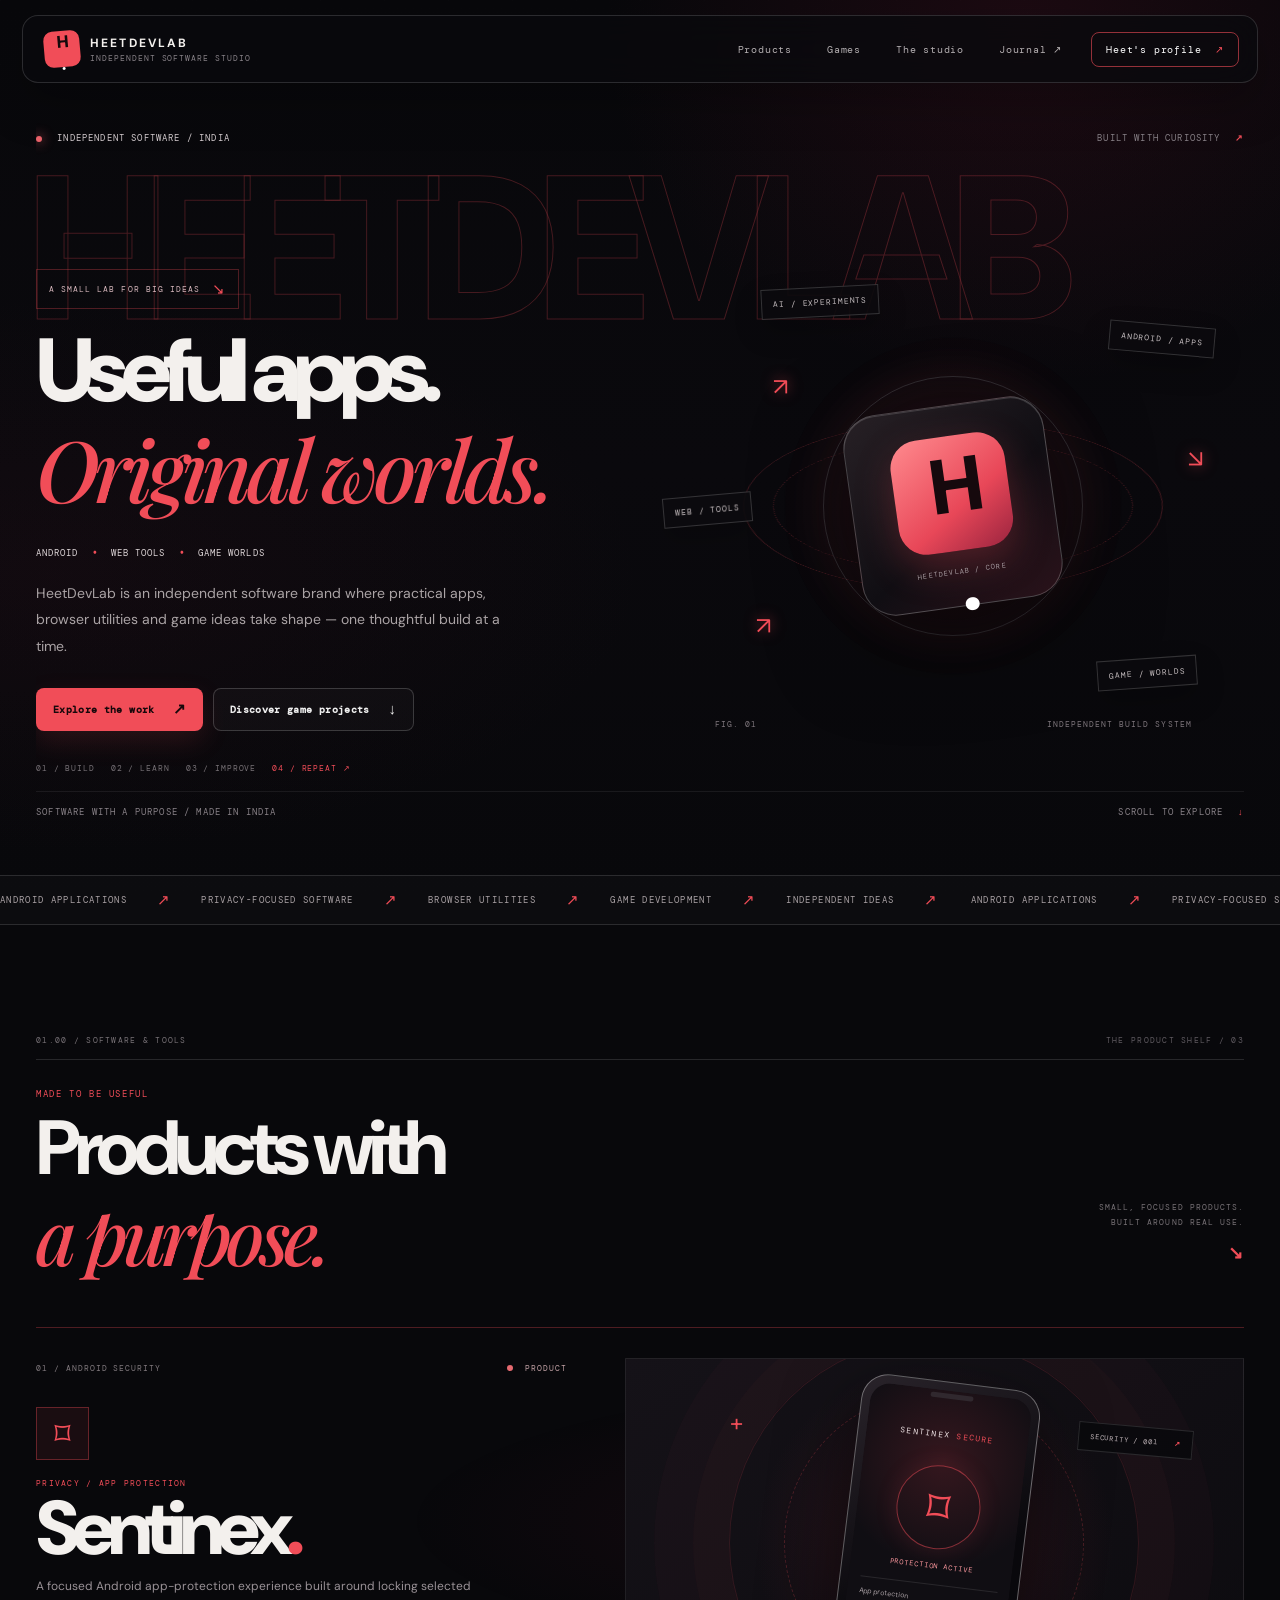
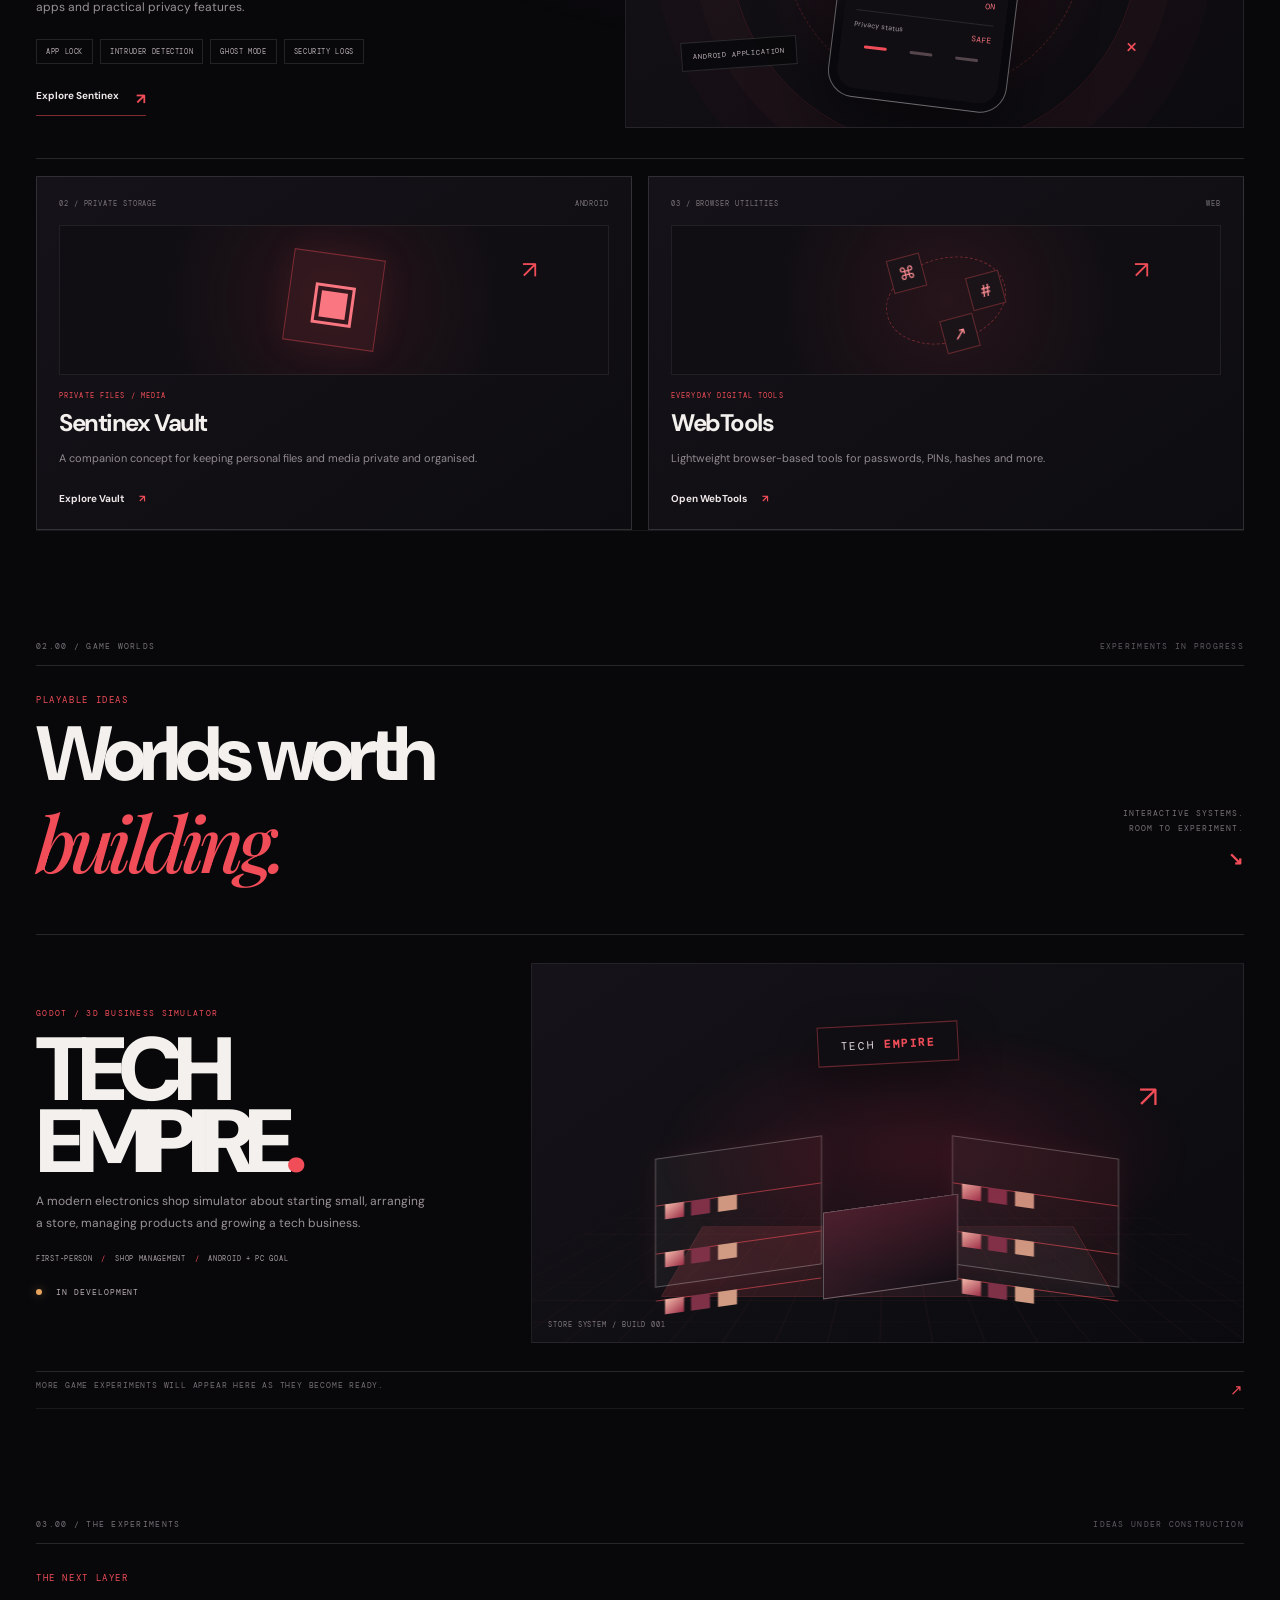
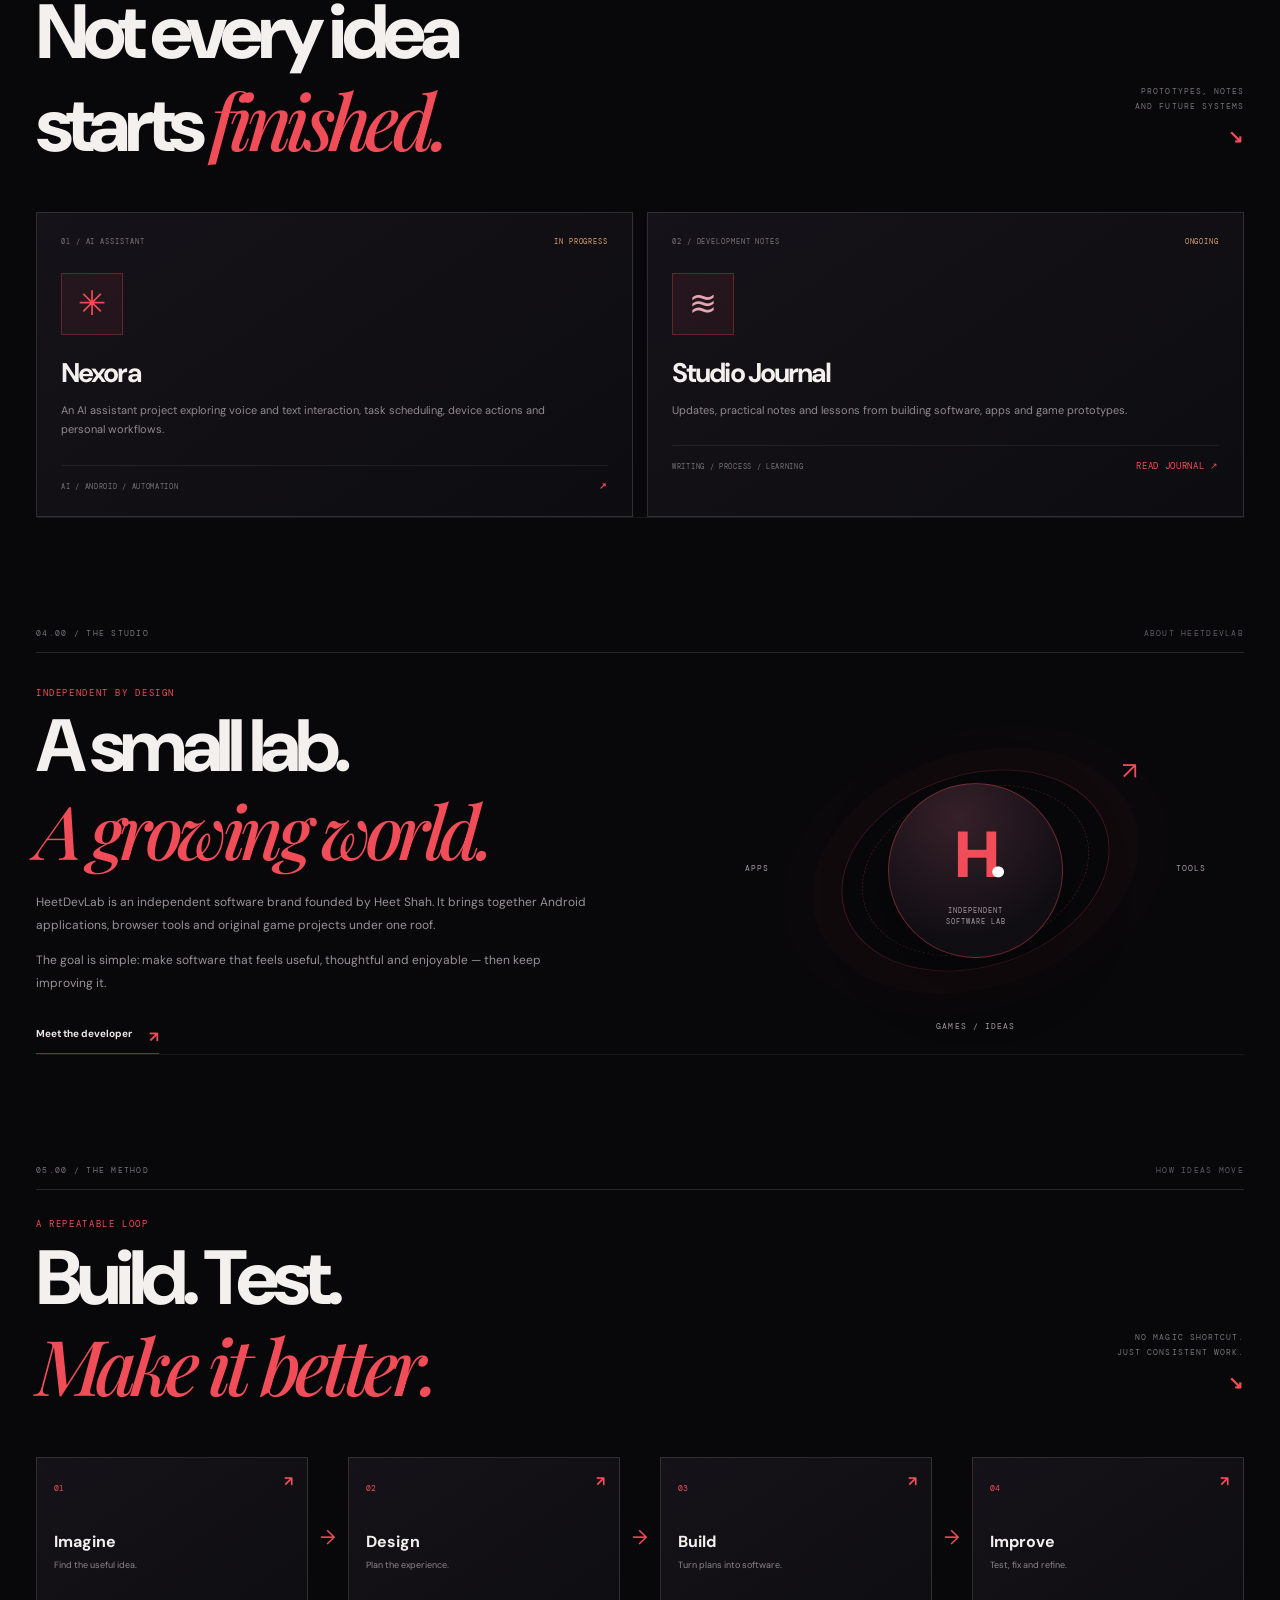
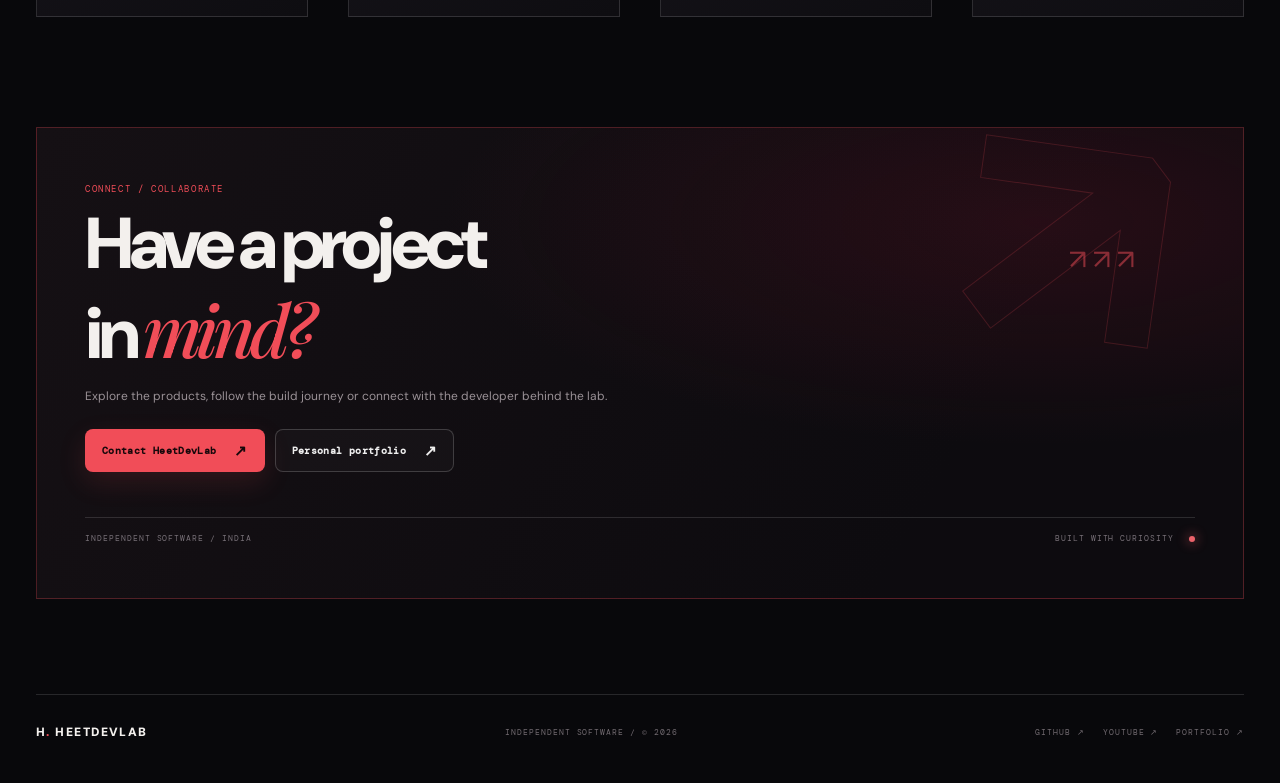
<file: index1.html>
<!doctype html >
<html lang="en">
<head>
  <meta charset="utf-8">
  <meta name="viewport" content="width=device-width,initial-scale=1,viewport-fit=cover">
  <meta name="theme-color" content="#08080b">
  <meta name="description" content="HeetDevLab is an independent software studio building Android apps, useful web tools and original game projects.">
  <meta name="author" content="HeetDevLab">
  <meta property="og:title" content="HeetDevLab — Independent Software Studio">
  <meta property="og:description" content="Useful apps. Thoughtful tools. Original worlds.">
  <meta property="og:type" content="website">
  <meta property="og:url" content="https://heetdevlab.github.io/">
  <link rel="icon" type="image/svg+xml" href="favicon.svg">
  <link rel="preconnect" href="https://fonts.googleapis.com">
  <link rel="preconnect" href="https://fonts.gstatic.com" crossorigin>
  <link href="https://fonts.googleapis.com/css2?family=DM+Mono:wght@400;500&family=DM+Sans:wght@400;500;600;700;800;900&family=Playfair+Display:ital,wght@1,500&display=swap" rel="stylesheet">
  <link rel="stylesheet" href="style.css">
  <title>HeetDevLab — Independent Software Studio</title>
</head>
<body>
  <div class="ambient" aria-hidden="true"></div><div class="grid-texture" aria-hidden="true"></div>
  <canvas id="arrowCanvas" aria-hidden="true"></canvas><div class="scroll-progress" id="scrollProgress"></div>

  <header class="site-header" id="top">
    <a class="brand" href="#top" aria-label="HeetDevLab home"><span class="brand-monogram">H<span>.</span></span><span class="brand-copy"><strong>HEETDEVLAB</strong><small>INDEPENDENT SOFTWARE STUDIO</small></span></a>
    <nav class="desktop-nav" aria-label="Main navigation"><a href="#products">Products</a><a href="#games">Games</a><a href="#studio">The studio</a><a href="https://heetdevlab.github.io/Blog/" target="_blank" rel="noopener">Journal ↗</a><a class="nav-contact" href="https://heetdevlab.github.io/portfolio/">Heet's profile <span>↗</span></a></nav>
    <button class="menu-toggle" id="menuToggle" aria-label="Open navigation" aria-expanded="false"><span></span><span></span><span></span></button>
  </header>
  <div class="mobile-backdrop" id="mobileBackdrop"></div>
  <nav class="mobile-nav" id="mobileNav" aria-label="Mobile navigation"><a href="#products">01 / Products <span>↗</span></a><a href="#games">02 / Game worlds <span>↗</span></a><a href="#studio">03 / The studio <span>↗</span></a><a href="https://heetdevlab.github.io/Blog/">04 / Journal <span>↗</span></a><a href="https://heetdevlab.github.io/portfolio/">05 / Heet's profile <span>↗</span></a></nav>

  <main>
    <section class="hero section-wrap" id="home">
      <div class="hero-topline mono"><span><i class="live-dot"></i> INDEPENDENT SOFTWARE / INDIA</span><span>BUILT WITH CURIOSITY <b>↗</b></span></div>
      <div class="hero-wordmark" aria-hidden="true">HEETDEVLAB</div>
      <div class="hero-layout">
        <div class="hero-copy reveal">
          <p class="hero-kicker mono">A SMALL LAB FOR BIG IDEAS <span>↘</span></p>
          <h1>Useful apps.<br><em>Original worlds.</em></h1>
          <p class="hero-tag mono">ANDROID <b>•</b> WEB TOOLS <b>•</b> GAME WORLDS</p>
          <p class="hero-intro">HeetDevLab is an independent software brand where practical apps, browser utilities and game ideas take shape — one thoughtful build at a time.</p>
          <div class="hero-actions"><a class="button button-red" href="#products">Explore the work <span>↗</span></a><a class="button button-quiet" href="#games">Discover game projects <span>↓</span></a></div>
          <div class="hero-footer-note mono"><span>01 / BUILD</span><span>02 / LEARN</span><span>03 / IMPROVE</span><span>04 / REPEAT ↗</span></div>
        </div>
        <div class="brand-stage reveal">
          <div class="stage-orbit orbit-a"></div><div class="stage-orbit orbit-b"></div><div class="stage-orbit orbit-c"></div>
          <div class="orbit-node node-a mono">ANDROID / APPS</div><div class="orbit-node node-b mono">WEB / TOOLS</div><div class="orbit-node node-c mono">GAME / WORLDS</div><div class="orbit-node node-d mono">AI / EXPERIMENTS</div>
          <div class="brand-core"><div class="core-inner">H<span>.</span></div><small class="mono">HEETDEVLAB / CORE</small></div>
          <div class="stage-index mono">FIG. 01 <span>INDEPENDENT BUILD SYSTEM</span></div><div class="stage-arrow arrow-a">↗</div><div class="stage-arrow arrow-b">↘</div><div class="stage-arrow arrow-c">↗</div>
        </div>
      </div>
      <div class="hero-bottomline mono"><span>SOFTWARE WITH A PURPOSE / MADE IN INDIA</span><span>SCROLL TO EXPLORE <b>↓</b></span></div>
    </section>

    <div class="ticker" aria-label="Studio focus"><div class="ticker-track mono"><span>ANDROID APPLICATIONS <b>↗</b> PRIVACY-FOCUSED SOFTWARE <b>↗</b> BROWSER UTILITIES <b>↗</b> GAME DEVELOPMENT <b>↗</b> INDEPENDENT IDEAS <b>↗</b></span><span>ANDROID APPLICATIONS <b>↗</b> PRIVACY-FOCUSED SOFTWARE <b>↗</b> BROWSER UTILITIES <b>↗</b> GAME DEVELOPMENT <b>↗</b> INDEPENDENT IDEAS <b>↗</b></span></div></div>

    <section class="products-section section-wrap" id="products">
      <div class="section-index mono reveal"><span>01.00 / SOFTWARE & TOOLS</span><span>THE PRODUCT SHELF / 03</span></div>
      <div class="section-heading-row reveal"><div><p class="eyebrow mono">MADE TO BE USEFUL</p><h2>Products with<br><em>a purpose.</em></h2></div><p class="heading-side mono">SMALL, FOCUSED PRODUCTS.<br>BUILT AROUND REAL USE. <b>↘</b></p></div>

      <article class="flagship reveal">
        <div class="flagship-copy"><div class="project-meta mono"><span>01 / ANDROID SECURITY</span><span class="project-state"><i></i> PRODUCT</span></div><div class="product-mark sentinex-mark"><span>⌑</span></div><p class="project-category mono">PRIVACY / APP PROTECTION</p><h3>Sentinex<span>.</span></h3><p class="product-desc">A focused Android app-protection experience built around locking selected apps and practical privacy features.</p><div class="feature-tags mono"><span>APP LOCK</span><span>INTRUDER DETECTION</span><span>GHOST MODE</span><span>SECURITY LOGS</span></div><a class="product-link" href="https://heetdevlab.github.io/Sentinex/" target="_blank" rel="noopener">Explore Sentinex <b>↗</b></a></div>
        <div class="flagship-art"><div class="art-rings"></div><div class="device-frame"><div class="device-speaker"></div><div class="device-screen"><div class="screen-brand mono">SENTINEX <span>SECURE</span></div><div class="screen-emblem">⌑</div><p class="screen-status mono">PROTECTION ACTIVE</p><div class="screen-widget"><span>App protection</span><b>ON</b></div><div class="screen-widget"><span>Privacy status</span><b>SAFE</b></div><div class="screen-bottom mono"><i></i><i></i><i></i></div></div></div><div class="art-caption cap-one mono">SECURITY / 001 <b>↗</b></div><div class="art-caption cap-two mono">ANDROID APPLICATION</div><div class="art-cross cross-one">+</div><div class="art-cross cross-two">×</div></div>
      </article>

      <div class="product-tiles">
        <article class="product-tile reveal"><div class="tile-top mono"><span>02 / PRIVATE STORAGE</span><span>ANDROID</span></div><div class="tile-visual vault-visual"><div class="vault-box"><span>▣</span></div><div class="visual-arrow">↗</div></div><p class="project-category mono">PRIVATE FILES / MEDIA</p><h3>Sentinex Vault</h3><p>A companion concept for keeping personal files and media private and organised.</p><a href="https://heetdevlab.github.io/Sentinex-Vault/" target="_blank" rel="noopener">Explore Vault <b>↗</b></a></article>
        <article class="product-tile reveal"><div class="tile-top mono"><span>03 / BROWSER UTILITIES</span><span>WEB</span></div><div class="tile-visual web-visual"><div class="tool-orbit"><i>⌘</i><i>#</i><i>↗</i></div><div class="visual-arrow">↗</div></div><p class="project-category mono">EVERYDAY DIGITAL TOOLS</p><h3>WebTools</h3><p>Lightweight browser-based tools for passwords, PINs, hashes and more.</p><a href="https://heetdevlab.github.io/Webtools/" target="_blank" rel="noopener">Open WebTools <b>↗</b></a></article>
      </div>
    </section>

    <section class="games-section section-wrap" id="games">
      <div class="section-index mono reveal"><span>02.00 / GAME WORLDS</span><span>EXPERIMENTS IN PROGRESS</span></div>
      <div class="section-heading-row reveal"><div><p class="eyebrow mono">PLAYABLE IDEAS</p><h2>Worlds worth<br><em>building.</em></h2></div><p class="heading-side mono">INTERACTIVE SYSTEMS.<br>ROOM TO EXPERIMENT. <b>↘</b></p></div>
      <article class="game-feature reveal">
        <div class="game-copy"><p class="project-category mono">GODOT / 3D BUSINESS SIMULATOR</p><h3>TECH<br>EMPIRE<span>.</span></h3><p>A modern electronics shop simulator about starting small, arranging a store, managing products and growing a tech business.</p><div class="game-tags mono"><span>FIRST-PERSON</span><span>SHOP MANAGEMENT</span><span>ANDROID + PC GOAL</span></div><div class="game-status mono"><i></i> IN DEVELOPMENT</div></div>
        <div class="game-art"><div class="game-grid"></div><div class="store-sign mono">TECH <b>EMPIRE</b></div><div class="shop-floor"><div class="shelf shelf-one"><i></i><i></i><i></i></div><div class="shelf shelf-two"><i></i><i></i><i></i></div><div class="counter"></div></div><div class="game-glow"></div><div class="game-art-label mono">STORE SYSTEM / BUILD 001</div><div class="game-arrow">↗</div></div>
      </article>
      <p class="games-note mono">MORE GAME EXPERIMENTS WILL APPEAR HERE AS THEY BECOME READY. <span>↗</span></p>
    </section>

    <section class="lab-section section-wrap" id="lab">
      <div class="section-index mono reveal"><span>03.00 / THE EXPERIMENTS</span><span>IDEAS UNDER CONSTRUCTION</span></div>
      <div class="section-heading-row reveal"><div><p class="eyebrow mono">THE NEXT LAYER</p><h2>Not every idea<br>starts <em>finished.</em></h2></div><p class="heading-side mono">PROTOTYPES, NOTES<br>AND FUTURE SYSTEMS <b>↘</b></p></div>
      <div class="experiment-grid">
        <article class="experiment-card reveal"><div class="experiment-top mono"><span>01 / AI ASSISTANT</span><span>IN PROGRESS</span></div><div class="experiment-symbol">✳</div><h3>Nexora</h3><p>An AI assistant project exploring voice and text interaction, task scheduling, device actions and personal workflows.</p><div class="experiment-bottom mono"><span>AI / ANDROID / AUTOMATION</span><b>↗</b></div></article>
        <article class="experiment-card reveal"><div class="experiment-top mono"><span>02 / DEVELOPMENT NOTES</span><span>ONGOING</span></div><div class="experiment-symbol note-symbol">≋</div><h3>Studio Journal</h3><p>Updates, practical notes and lessons from building software, apps and game prototypes.</p><div class="experiment-bottom mono"><span>WRITING / PROCESS / LEARNING</span><a href="https://heetdevlab.github.io/Blog/" target="_blank" rel="noopener">READ JOURNAL ↗</a></div></article>
      </div>
    </section>

    <section class="studio-section section-wrap" id="studio">
      <div class="section-index mono reveal"><span>04.00 / THE STUDIO</span><span>ABOUT HEETDEVLAB</span></div>
      <div class="studio-layout">
        <div class="studio-copy reveal"><p class="eyebrow mono">INDEPENDENT BY DESIGN</p><h2>A small lab.<br><em>A growing world.</em></h2><p>HeetDevLab is an independent software brand founded by Heet Shah. It brings together Android applications, browser tools and original game projects under one roof.</p><p>The goal is simple: make software that feels useful, thoughtful and enjoyable — then keep improving it.</p><a class="product-link" href="https://heetdevlab.github.io/portfolio/">Meet the developer <b>↗</b></a></div>
        <div class="studio-seal reveal"><div class="seal-orbit"></div><div class="seal-core"><span>H<span>.</span></span><small class="mono">INDEPENDENT<br>SOFTWARE LAB</small></div><div class="seal-label seal-left mono">APPS</div><div class="seal-label seal-right mono">TOOLS</div><div class="seal-label seal-bottom mono">GAMES / IDEAS</div><div class="seal-arrow">↗</div></div>
      </div>
    </section>

    <section class="process-section section-wrap">
      <div class="section-index mono reveal"><span>05.00 / THE METHOD</span><span>HOW IDEAS MOVE</span></div>
      <div class="section-heading-row reveal"><div><p class="eyebrow mono">A REPEATABLE LOOP</p><h2>Build. Test.<br><em>Make it better.</em></h2></div><p class="heading-side mono">NO MAGIC SHORTCUT.<br>JUST CONSISTENT WORK. <b>↘</b></p></div>
      <div class="process-line"><div class="process-step reveal"><span class="mono">01</span><strong>Imagine</strong><small>Find the useful idea.</small><b>↗</b></div><div class="process-arrow">→</div><div class="process-step reveal"><span class="mono">02</span><strong>Design</strong><small>Plan the experience.</small><b>↗</b></div><div class="process-arrow">→</div><div class="process-step reveal"><span class="mono">03</span><strong>Build</strong><small>Turn plans into software.</small><b>↗</b></div><div class="process-arrow">→</div><div class="process-step reveal"><span class="mono">04</span><strong>Improve</strong><small>Test, fix and refine.</small><b>↗</b></div></div>
    </section>

    <section class="contact-section section-wrap" id="contact"><div class="contact-frame reveal"><div class="contact-arrows" aria-hidden="true">↗ ↗ ↗</div><p class="eyebrow mono">CONNECT / COLLABORATE</p><h2>Have a project<br>in <em>mind?</em></h2><p class="contact-copy">Explore the products, follow the build journey or connect with the developer behind the lab.</p><div class="contact-actions"><a class="button button-red" href="mailto:heets85520@gmail.com">Contact HeetDevLab <span>↗</span></a><a class="button button-quiet" href="https://heetdevlab.github.io/portfolio/">Personal portfolio <span>↗</span></a></div><div class="contact-foot mono"><span>INDEPENDENT SOFTWARE / INDIA</span><span>BUILT WITH CURIOSITY <i class="live-dot"></i></span></div></div></section>
  </main>

  <footer class="site-footer section-wrap"><a class="footer-brand" href="#top">H<span>.</span> HEETDEVLAB</a><p class="mono">INDEPENDENT SOFTWARE / © <span id="year"></span></p><div><a href="https://github.com/HeetDevLab" target="_blank" rel="noopener">GITHUB ↗</a><a href="https://youtube.com/@heetplayscode" target="_blank" rel="noopener">YOUTUBE ↗</a><a href="https://heetdevlab.github.io/portfolio/">PORTFOLIO ↗</a></div></footer>
  <script src="script.js"></script>
</body>
</html>
</file>
<file: style.css>
:root{--bg:#08080b;--bg2:#101015;--panel:#121218;--panel2:#19191f;--ink:#f3f0ed;--muted:#9c9898;--dim:#656268;--red:#f14d58;--red2:#ff6870;--wine:#7d1f35;--line:rgba(255,255,255,.13);--softline:rgba(255,255,255,.07);--mono:"DM Mono",ui-monospace,monospace;--display:"DM Sans",system-ui,sans-serif;--max:1240px;--ease:cubic-bezier(.2,.75,.2,1)}
*{box-sizing:border-box}html{scroll-behavior:smooth;scroll-padding-top:100px}body{margin:0;min-width:320px;overflow-x:hidden;background:var(--bg);color:var(--ink);font-family:var(--display);-webkit-font-smoothing:antialiased}a{color:inherit;text-decoration:none}button{font:inherit}::selection{background:rgba(241,77,88,.38);color:white}
.ambient{position:fixed;inset:0;z-index:-3;pointer-events:none;background:radial-gradient(ellipse at 80% 3%,rgba(110,20,45,.20),transparent 29%),radial-gradient(ellipse at 4% 64%,rgba(79,22,39,.12),transparent 34%),linear-gradient(180deg,#08080b,#0a090d 52%,#08080b)}.grid-texture{position:fixed;inset:0;z-index:-2;pointer-events:none;opacity:.26;background-image:linear-gradient(rgba(255,255,255,.028) 1px,transparent 1px),linear-gradient(90deg,rgba(255,255,255,.028) 1px,transparent 1px);background-size:64px 64px;mask-image:linear-gradient(to bottom,#000,transparent 75%)}#arrowCanvas{position:fixed;inset:0;z-index:20;pointer-events:none;width:100%;height:100%;opacity:.82}.scroll-progress{position:fixed;z-index:1001;top:0;left:0;height:2px;width:0;background:linear-gradient(90deg,#8b263b,var(--red),#ffb1a6);box-shadow:0 0 15px rgba(241,77,88,.65)}.section-wrap{width:min(var(--max),calc(100% - 72px));margin-inline:auto}.mono{font-family:var(--mono)}
.site-header{position:fixed;z-index:1000;top:15px;left:50%;transform:translateX(-50%);width:min(1320px,calc(100% - 44px));height:68px;padding:0 18px 0 21px;display:flex;align-items:center;justify-content:space-between;border:1px solid rgba(255,255,255,.14);border-radius:16px;background:rgba(9,9,13,.78);backdrop-filter:blur(20px);box-shadow:0 18px 48px rgba(0,0,0,.25);transition:top .25s,height .25s,background .25s}.site-header.scrolled{top:7px;height:60px;background:rgba(8,8,11,.94)}.brand{display:flex;align-items:center;gap:10px}.brand-monogram{width:36px;height:36px;display:grid;place-items:center;background:var(--red);color:#13090b;border-radius:9px;font-weight:900;font-size:17px;letter-spacing:-2px;transform:rotate(-5deg)}.brand-monogram span{color:white}.brand-copy{display:grid;gap:2px}.brand-copy strong{font-size:12px;letter-spacing:.18em}.brand-copy small{font:8px var(--mono);color:#878187;letter-spacing:.12em}.desktop-nav{display:flex;align-items:center;gap:7px}.desktop-nav a{padding:10px 14px;border-radius:8px;color:#b5b0b2;font:10px var(--mono);letter-spacing:.08em;transition:.2s}.desktop-nav a:hover{color:white;background:rgba(241,77,88,.12)}.desktop-nav .nav-contact{margin-left:8px;border:1px solid rgba(241,77,88,.6);color:white}.desktop-nav .nav-contact span{color:var(--red);margin-left:7px}.menu-toggle{display:none;width:43px;height:43px;border:1px solid var(--line);border-radius:10px;background:#141318;color:white;cursor:pointer}.menu-toggle span{display:block;width:18px;height:2px;margin:4px auto;background:#fff;transition:.25s}.menu-toggle[aria-expanded=true] span:first-child{transform:translateY(6px) rotate(45deg)}.menu-toggle[aria-expanded=true] span:nth-child(2){opacity:0}.menu-toggle[aria-expanded=true] span:last-child{transform:translateY(-6px) rotate(-45deg)}.mobile-backdrop{display:none;position:fixed;inset:0;z-index:998;background:rgba(0,0,0,.75);backdrop-filter:blur(8px)}.mobile-nav{display:none}
.hero{position:relative;min-height:820px;padding-top:132px;padding-bottom:35px}.hero-topline,.hero-bottomline{display:flex;justify-content:space-between;gap:20px;color:#888187;font:9px var(--mono);letter-spacing:.13em}.hero-topline span:first-child{color:#d5cdd0}.hero-topline b,.hero-bottomline b{color:var(--red);margin-left:8px}.live-dot{display:inline-block;width:6px;height:6px;border-radius:50%;background:#eb626a;box-shadow:0 0 12px #eb626a;margin-right:9px;vertical-align:middle}.hero-wordmark{position:absolute;z-index:0;top:166px;left:-.04em;width:110%;white-space:nowrap;font:900 clamp(90px,16vw,215px)/.82 var(--display);letter-spacing:-.105em;color:transparent;-webkit-text-stroke:1px rgba(241,77,88,.48);opacity:.55;pointer-events:none}.hero-layout{position:relative;z-index:1;display:grid;grid-template-columns:1fr 1fr;gap:45px;align-items:center;min-height:600px;padding-top:95px}.hero-copy{position:relative;z-index:2;padding-top:30px}.hero-kicker{display:inline-flex;gap:12px;align-items:center;margin:0 0 23px;padding:9px 12px;border:1px solid rgba(241,77,88,.3);color:#d6b7bc;font-size:8px;letter-spacing:.13em}.hero-kicker span{color:var(--red);font-size:15px}.hero h1{margin:0;font:900 clamp(55px,7vw,90px)/.88 var(--display);letter-spacing:-.095em}.hero h1 em{font:italic 500 .95em "Playfair Display",Georgia,serif;color:var(--red);letter-spacing:-.06em}.hero-tag{margin:23px 0 0;color:#ddd5d7;font-size:9px;letter-spacing:.12em}.hero-tag b{color:var(--red);padding:0 7px}.hero-intro{max-width:470px;margin:21px 0 0;color:#aaa3a5;font-size:14px;line-height:1.9}.hero-actions{display:flex;flex-wrap:wrap;gap:10px;margin-top:28px}.button{min-height:43px;padding:0 16px;display:inline-flex;align-items:center;justify-content:center;gap:18px;border:1px solid transparent;border-radius:8px;font:700 10px var(--mono);letter-spacing:.035em;transition:transform .2s,border-color .2s,background .2s}.button:hover{transform:translateY(-3px)}.button span{font-size:15px}.button-red{background:var(--red);color:#17080b;box-shadow:0 10px 28px rgba(241,77,88,.14)}.button-red:hover{background:#ff6972}.button-quiet{background:rgba(255,255,255,.025);border-color:rgba(255,255,255,.18);color:#eee}.button-quiet:hover{border-color:var(--red)}.hero-footer-note{display:flex;flex-wrap:wrap;gap:16px;margin-top:32px;color:#777176;font-size:8px;letter-spacing:.11em}.hero-footer-note span:last-child{color:var(--red)}
.brand-stage{height:520px;position:relative;display:grid;place-items:center;isolation:isolate}.brand-stage:before{content:"";position:absolute;width:330px;height:330px;border-radius:50%;background:radial-gradient(circle,rgba(241,77,88,.17),transparent 68%);filter:blur(15px)}.stage-orbit{position:absolute;border:1px solid rgba(241,77,88,.24);border-radius:50%;pointer-events:none}.orbit-a{width:420px;height:420px;transform:rotateX(66deg) rotate(-20deg);animation:orbit 30s linear infinite}.orbit-b{width:360px;height:360px;transform:rotateX(68deg) rotate(48deg);border-style:dashed;animation:orbit 26s linear infinite reverse}.orbit-c{width:260px;height:260px;border-color:rgba(255,255,255,.14);box-shadow:0 0 55px rgba(241,77,88,.06),inset 0 0 55px rgba(241,77,88,.04)}@keyframes orbit{to{rotate:360deg}}.brand-core{position:relative;z-index:2;width:202px;height:202px;display:flex;flex-direction:column;justify-content:center;align-items:center;gap:16px;border:1px solid rgba(255,255,255,.22);border-radius:34px;background:linear-gradient(145deg,#272025,#100e13 56%,#2a121a);box-shadow:0 28px 90px rgba(0,0,0,.5),inset 0 1px rgba(255,255,255,.15);transform:rotate(-8deg)}.core-inner{width:115px;height:115px;display:grid;place-items:center;border-radius:28px;background:linear-gradient(145deg,#ff8a8e,#e84758 60%,#9b243f);color:#16090d;font:900 77px var(--display);letter-spacing:-.15em;box-shadow:0 14px 38px rgba(241,77,88,.28)}.core-inner span{color:white}.brand-core small{color:#a89da2;font-size:7px;letter-spacing:.18em}.orbit-node{position:absolute;z-index:3;padding:9px 11px;border:1px solid rgba(255,255,255,.17);background:rgba(11,10,14,.91);color:#c7bfc2;font-size:8px;letter-spacing:.11em;box-shadow:0 12px 28px rgba(0,0,0,.24)}.node-a{top:15%;right:5%;transform:rotate(5deg)}.node-b{top:48%;left:0;transform:rotate(-5deg)}.node-c{bottom:15%;right:8%;transform:rotate(-4deg)}.node-d{top:8%;left:17%;transform:rotate(-3deg)}.stage-index{position:absolute;bottom:7%;left:9%;right:9%;display:flex;justify-content:space-between;color:#7f777d;font-size:8px;letter-spacing:.13em}.stage-arrow{position:absolute;color:var(--red);font-size:24px;text-shadow:0 0 14px rgba(241,77,88,.6);animation:floatArrow 4s ease-in-out infinite}.arrow-a{top:24%;left:19%}.arrow-b{top:38%;right:7%;animation-delay:-1s}.arrow-c{bottom:24%;left:16%;animation-delay:-2s}@keyframes floatArrow{50%{transform:translate(8px,-10px) rotate(12deg)}}.hero-bottomline{margin-top:18px;padding-top:14px;border-top:1px solid var(--softline)}
.ticker{margin-top:22px;overflow:hidden;border-top:1px solid var(--line);border-bottom:1px solid var(--line);background:rgba(255,255,255,.018)}.ticker-track{width:max-content;display:flex;gap:32px;padding:14px 0;color:#aaa2a5;font-size:9px;letter-spacing:.15em;animation:marquee 38s linear infinite}.ticker-track span{display:inline-flex;align-items:center;gap:30px;white-space:nowrap}.ticker-track b{font-size:15px;color:var(--red);font-weight:400}@keyframes marquee{to{transform:translateX(-50%)}}
.section-index{display:flex;justify-content:space-between;padding-bottom:14px;border-bottom:1px solid var(--line);color:#777176;font-size:8px;letter-spacing:.16em}.section-index span:last-child{color:#5f5a60}.products-section,.games-section,.lab-section,.studio-section,.process-section{padding-top:110px}.section-heading-row{display:flex;align-items:end;justify-content:space-between;gap:30px;margin:28px 0 42px}.eyebrow{margin:0 0 14px;color:var(--red);font:9px var(--mono);letter-spacing:.18em}.section-heading-row h2,.studio-copy h2{margin:0;font:800 clamp(42px,6vw,78px)/.91 var(--display);letter-spacing:-.075em}.section-heading-row h2 em,.studio-copy h2 em,.contact-frame h2 em{font:italic 500 1em "Playfair Display",Georgia,serif;color:var(--red)}.heading-side{padding-bottom:7px;color:#777176;font-size:8px;line-height:1.9;letter-spacing:.13em;text-align:right}.heading-side b{display:block;margin-top:6px;color:var(--red);font-size:18px}
.flagship{display:grid;grid-template-columns:.95fr 1.05fr;gap:28px;min-height:410px;padding:30px 0;border-top:1px solid rgba(241,77,88,.3);border-bottom:1px solid var(--line);background:radial-gradient(ellipse at 85% 45%,rgba(120,22,46,.17),transparent 45%)}.flagship-copy{align-self:center;padding:5px 30px 12px 0}.project-meta{display:flex;justify-content:space-between;gap:15px;color:#81797e;font-size:8px;letter-spacing:.12em}.project-state{color:#c2a1a5}.project-state i{display:inline-block;width:6px;height:6px;margin-right:6px;border-radius:50%;background:#e56a70}.product-mark{width:53px;height:53px;display:grid;place-items:center;margin-top:34px;border:1px solid rgba(241,77,88,.36);background:rgba(241,77,88,.08);color:var(--red);font-size:32px}.project-category{margin:18px 0 7px;color:var(--red);font-size:8px;letter-spacing:.16em}.flagship h3{margin:0;font:900 clamp(48px,6vw,76px)/.9 var(--display);letter-spacing:-.09em}.flagship h3 span{color:var(--red)}.product-desc{max-width:435px;color:#999196;font-size:12px;line-height:1.8}.feature-tags{display:flex;flex-wrap:wrap;gap:7px;margin-top:20px}.feature-tags span{padding:7px 9px;border:1px solid rgba(255,255,255,.11);color:#b6acb0;font-size:7px;letter-spacing:.09em}.product-link{display:inline-flex;gap:17px;margin-top:25px;padding-bottom:6px;border-bottom:1px solid rgba(241,77,88,.5);color:#eee6e7;font-size:10px;font-weight:700}.product-link b{color:var(--red);font-size:15px}.flagship-art{position:relative;min-height:365px;display:grid;place-items:center;overflow:hidden;border:1px solid rgba(255,255,255,.08);background:radial-gradient(circle at 50% 50%,rgba(168,35,58,.2),transparent 50%),linear-gradient(145deg,#151218,#0c0b0f)}.art-rings{position:absolute;width:410px;height:410px;border:1px solid rgba(241,77,88,.15);border-radius:50%;box-shadow:0 0 0 36px rgba(241,77,88,.025),0 0 0 75px rgba(241,77,88,.018)}.art-rings:after{content:"";position:absolute;inset:54px;border:1px dashed rgba(241,77,88,.25);border-radius:50%;animation:orbit 35s linear infinite}.device-frame{position:relative;z-index:2;width:180px;height:325px;padding:8px;border:1px solid rgba(255,255,255,.35);border-radius:27px;background:linear-gradient(145deg,#29232a,#09080c 60%);box-shadow:0 25px 70px rgba(0,0,0,.55);transform:rotate(7deg)}.device-speaker{position:absolute;z-index:4;top:11px;left:50%;width:43px;height:5px;transform:translateX(-50%);border-radius:5px;background:#30282e}.device-screen{height:100%;padding:22px 12px 10px;overflow:hidden;border-radius:20px;background:radial-gradient(circle at 50% 23%,rgba(235,67,84,.17),transparent 43%),#100e13}.screen-brand{text-align:center;margin-top:17px;color:#f4e8ea;font-size:8px;letter-spacing:.16em}.screen-brand span{color:var(--red)}.screen-emblem{width:84px;height:84px;display:grid;place-items:center;margin:26px auto 12px;border:1px solid rgba(241,77,88,.5);border-radius:50%;color:var(--red);font-size:45px;box-shadow:0 0 24px rgba(241,77,88,.12)}.screen-status{text-align:center;color:#ff999f;font:7px var(--mono);letter-spacing:.13em}.screen-widget{display:flex;justify-content:space-between;margin-top:14px;padding-top:9px;border-top:1px solid rgba(255,255,255,.1);color:#aaa0a5;font-size:7px}.screen-widget b{color:#fa747d;font:8px var(--mono)}.screen-bottom{display:flex;justify-content:space-around;margin-top:15px}.screen-bottom i{width:23px;height:3px;border-radius:3px;background:#55464c}.screen-bottom i:first-child{background:var(--red)}.art-caption{position:absolute;z-index:3;padding:9px 11px;border:1px solid rgba(255,255,255,.13);background:rgba(9,8,12,.88);color:#c4b8bc;font-size:7px;letter-spacing:.12em}.art-caption b{margin-left:12px;color:var(--red)}.cap-one{top:18%;right:8%;transform:rotate(5deg)}.cap-two{bottom:16%;left:9%;transform:rotate(-4deg)}.art-cross{position:absolute;color:var(--red);font-size:24px}.cross-one{top:13%;left:17%}.cross-two{bottom:18%;right:17%}
.product-tiles{display:grid;grid-template-columns:1fr 1fr;gap:16px;margin-top:17px}.product-tile{padding:22px;border:1px solid var(--line);background:linear-gradient(145deg,#151319,#0d0c10);transition:transform .25s,border-color .25s}.product-tile:hover{transform:translateY(-5px);border-color:rgba(241,77,88,.36)}.tile-top{display:flex;justify-content:space-between;color:#7b7479;font-size:7px;letter-spacing:.13em}.tile-visual{height:150px;position:relative;display:grid;place-items:center;margin:17px 0 16px;overflow:hidden;border:1px solid rgba(255,255,255,.07);background:radial-gradient(circle,rgba(241,77,88,.1),transparent 60%),#100e13}.vault-box{width:92px;height:92px;display:grid;place-items:center;border:1px solid rgba(241,77,88,.4);background:rgba(241,77,88,.08);color:#fa7781;font-size:53px;transform:rotate(8deg);box-shadow:0 0 35px rgba(241,77,88,.11)}.visual-arrow{position:absolute;right:13%;top:19%;color:var(--red);font-size:24px}.tool-orbit{position:relative;width:122px;height:85px;border:1px dashed rgba(241,77,88,.38);border-radius:50%;transform:rotate(-15deg)}.tool-orbit i{position:absolute;display:grid;place-items:center;width:34px;height:34px;border:1px solid rgba(241,77,88,.35);background:#1a1419;color:#ff8d93;font:17px var(--mono);font-style:normal}.tool-orbit i:nth-child(1){top:-12px;left:12px}.tool-orbit i:nth-child(2){right:2px;top:25px}.tool-orbit i:nth-child(3){bottom:-11px;left:48px}.product-tile .project-category{margin:0 0 7px;font-size:7px}.product-tile h3{margin:0;font-size:24px;letter-spacing:-.06em}.product-tile>p:not(.project-category){max-width:470px;color:#928a90;font-size:11px;line-height:1.7}.product-tile>a{display:inline-flex;gap:15px;margin-top:13px;color:#eee6e7;font-size:10px;font-weight:700}.product-tile>a b{color:var(--red)}
.games-section{border-top:1px solid var(--softline)}.game-feature{display:grid;grid-template-columns:.8fr 1.2fr;gap:20px;min-height:420px;padding:28px 0;border-top:1px solid var(--line);border-bottom:1px solid var(--line)}.game-copy{align-self:center;padding:15px 20px 15px 0}.game-copy .project-category{margin:0 0 16px}.game-copy h3{margin:0;font:900 clamp(58px,7vw,90px)/.8 var(--display);letter-spacing:-.1em}.game-copy h3 span{color:var(--red)}.game-copy>p:not(.project-category){max-width:390px;color:#9a9297;font-size:12px;line-height:1.85}.game-tags{display:flex;flex-wrap:wrap;gap:9px;margin-top:20px}.game-tags span{color:#a69da2;font-size:7px;letter-spacing:.1em}.game-tags span+span:before{content:"/";color:var(--red);margin-right:9px}.game-status{margin-top:24px;color:#b9aeb3;font-size:8px;letter-spacing:.12em}.game-status i{display:inline-block;width:6px;height:6px;margin-right:8px;border-radius:50%;background:#e7a45e;box-shadow:0 0 10px rgba(231,164,94,.45)}.game-art{position:relative;min-height:380px;overflow:hidden;border:1px solid rgba(255,255,255,.08);background:linear-gradient(145deg,#151319,#0b0b0f)}.game-grid{position:absolute;inset:0;opacity:.5;background-image:linear-gradient(rgba(241,77,88,.08) 1px,transparent 1px),linear-gradient(90deg,rgba(241,77,88,.08) 1px,transparent 1px);background-size:35px 35px;transform:perspective(400px) rotateX(58deg) scale(1.5);transform-origin:bottom}.game-glow{position:absolute;inset:0;background:radial-gradient(ellipse at 55% 50%,rgba(170,34,61,.22),transparent 48%)}.store-sign{position:absolute;z-index:2;left:50%;top:16%;transform:translateX(-50%) rotate(-3deg);padding:12px 22px;border:1px solid rgba(241,77,88,.4);background:#110e13;color:#e7dfe1;font-size:11px;letter-spacing:.15em;box-shadow:0 15px 40px rgba(0,0,0,.4)}.store-sign b{color:var(--red)}.shop-floor{position:absolute;left:12%;right:12%;bottom:12%;height:55%;perspective:600px;transform-style:preserve-3d}.shop-floor:before{content:"";position:absolute;left:8%;right:8%;bottom:0;height:70%;transform:rotateX(65deg);transform-origin:bottom;background:linear-gradient(90deg,rgba(241,77,88,.16),rgba(255,255,255,.04));border:1px solid rgba(241,77,88,.2)}.shelf{position:absolute;bottom:10%;width:31%;height:62%;border:1px solid rgba(255,255,255,.27);background:linear-gradient(90deg,rgba(255,255,255,.04),rgba(241,77,88,.08));box-shadow:0 0 22px rgba(241,77,88,.07)}.shelf-one{left:7%;transform:skewY(-8deg)}.shelf-two{right:7%;transform:skewY(8deg)}.shelf i{display:block;height:1px;margin:28% 0 0;background:rgba(241,77,88,.6)}.shelf i:after{content:"";display:block;width:19px;height:15px;margin:7px 0 0 9px;background:linear-gradient(145deg,#f1b8a8,#9e3049);box-shadow:26px 0 #7f3148,53px 0 #d19b83}.counter{position:absolute;left:38%;bottom:3%;width:25%;height:42%;border:1px solid rgba(255,255,255,.3);background:linear-gradient(145deg,#43202c,#130f15);transform:skewY(-8deg)}.game-art-label{position:absolute;bottom:13px;left:16px;color:#837a81;font-size:7px;letter-spacing:.13em}.game-arrow{position:absolute;right:12%;top:30%;color:var(--red);font-size:30px;animation:floatArrow 3.5s ease-in-out infinite}.games-note{display:flex;justify-content:space-between;gap:20px;color:#756d73;font-size:8px;letter-spacing:.1em}.games-note span{color:var(--red);font-size:15px}
.lab-section{border-top:1px solid var(--softline)}.experiment-grid{display:grid;grid-template-columns:1fr 1fr;gap:14px}.experiment-card{min-height:290px;padding:24px;border:1px solid var(--line);background:linear-gradient(145deg,#151319,#0d0c10)}.experiment-top{display:flex;justify-content:space-between;color:#7c747a;font-size:7px;letter-spacing:.13em}.experiment-top span:last-child{color:#e1a06c}.experiment-symbol{width:62px;height:62px;display:grid;place-items:center;margin:27px 0 20px;border:1px solid rgba(241,77,88,.3);background:rgba(241,77,88,.07);color:var(--red);font-size:34px}.note-symbol{color:#e3a6b2}.experiment-card h3{margin:0;font-size:27px;letter-spacing:-.07em}.experiment-card>p{max-width:520px;color:#91898f;font-size:11px;line-height:1.8}.experiment-bottom{display:flex;justify-content:space-between;align-items:center;gap:15px;margin-top:25px;padding-top:14px;border-top:1px solid var(--softline);color:#797177;font-size:7px;letter-spacing:.1em}.experiment-bottom b,.experiment-bottom a{color:var(--red);font-size:9px}
.studio-section{border-top:1px solid var(--softline)}.studio-layout{display:grid;grid-template-columns:1fr .85fr;gap:40px;align-items:center;padding-top:34px}.studio-copy h2{font-size:clamp(42px,6vw,74px)}.studio-copy>p:not(.eyebrow){max-width:550px;color:#9a9297;font-size:12px;line-height:1.9}.studio-copy .product-link{margin-top:20px}.studio-seal{height:350px;position:relative;display:grid;place-items:center}.seal-orbit{position:absolute;width:275px;height:275px;border:1px solid rgba(241,77,88,.25);border-radius:50%;transform:rotate(-18deg) scaleY(.7);box-shadow:0 0 0 30px rgba(241,77,88,.025),0 0 0 60px rgba(241,77,88,.015);animation:orbit 42s linear infinite}.seal-orbit:after{content:"";position:absolute;inset:20px;border:1px dashed rgba(241,77,88,.24);border-radius:50%}.seal-core{position:relative;z-index:2;width:175px;height:175px;display:flex;flex-direction:column;align-items:center;justify-content:center;border:1px solid rgba(241,77,88,.4);border-radius:50%;background:radial-gradient(circle at 40% 20%,#362029,#100e13 70%);box-shadow:0 20px 65px rgba(0,0,0,.4)}.seal-core>span{font:900 65px var(--display);letter-spacing:-.15em;color:var(--red)}.seal-core>span span{color:white}.seal-core small{margin-top:9px;text-align:center;color:#a49aa0;font-size:7px;letter-spacing:.14em;line-height:1.5}.seal-label{position:absolute;color:#a4999f;font-size:8px;letter-spacing:.13em}.seal-left{left:7%;top:48%}.seal-right{right:7%;top:48%}.seal-bottom{bottom:4%;left:50%;transform:translateX(-50%)}.seal-arrow{position:absolute;right:20%;top:17%;color:var(--red);font-size:24px;animation:floatArrow 4s ease-in-out infinite}
.process-section{border-top:1px solid var(--softline)}.process-line{display:flex;align-items:stretch;gap:12px}.process-step{position:relative;flex:1;min-height:160px;padding:17px;border:1px solid var(--line);background:linear-gradient(145deg,#151319,#0e0d11)}.process-step>span{color:var(--red);font-size:8px}.process-step strong{display:block;margin-top:35px;font-size:16px}.process-step small{display:block;margin-top:7px;color:#8e858b;font-size:9px}.process-step>b{position:absolute;top:14px;right:14px;color:var(--red);font-size:14px}.process-arrow{align-self:center;color:var(--red);font-size:20px}
.contact-section{padding-top:110px;padding-bottom:95px}.contact-frame{position:relative;overflow:hidden;padding:55px 48px;border:1px solid rgba(241,77,88,.28);background:radial-gradient(ellipse at 83% 20%,rgba(122,20,44,.23),transparent 42%),linear-gradient(120deg,#151014,#0d0b0f 75%)}.contact-frame:before{content:"↗";position:absolute;right:6%;top:-100px;color:transparent;-webkit-text-stroke:1px rgba(241,77,88,.19);font:900 330px var(--display);transform:rotate(8deg)}.contact-arrows{position:absolute;right:9%;top:24%;display:flex;gap:8px;color:var(--red);font-size:28px;opacity:.5;animation:floatArrow 4s ease-in-out infinite}.contact-frame h2{position:relative;margin:0;font:850 clamp(42px,6vw,72px)/.98 var(--display);letter-spacing:-.075em}.contact-copy{position:relative;color:#9a9196;font-size:12px}.contact-actions{position:relative;display:flex;gap:10px;flex-wrap:wrap;margin-top:25px}.contact-foot{position:relative;display:flex;justify-content:space-between;gap:20px;margin-top:45px;padding-top:15px;border-top:1px solid var(--line);color:#777077;font-size:8px;letter-spacing:.12em}.contact-foot .live-dot{margin:0 0 0 9px}
.site-footer{display:flex;align-items:center;justify-content:space-between;gap:25px;padding:24px 0 38px;border-top:1px solid var(--line)}.footer-brand{font-weight:900;font-size:12px;letter-spacing:.12em}.footer-brand span{color:var(--red)}.site-footer p,.site-footer>div a{color:#716a70;font:8px var(--mono);letter-spacing:.12em}.site-footer>div{display:flex;gap:18px}.site-footer>div a:hover{color:var(--red)}.reveal{opacity:0;transform:translateY(22px);transition:opacity .7s var(--ease),transform .7s var(--ease)}.reveal.is-visible{opacity:1;transform:none}
@media(max-width:1000px){.hero-layout{gap:20px}.brand-stage{height:440px}.orbit-a{width:360px;height:360px}.orbit-b{width:315px;height:315px}.node-d{left:6%}.flagship{grid-template-columns:1fr 1fr}.game-feature{grid-template-columns:.9fr 1.1fr}}
@media(max-width:760px){.section-wrap{width:min(var(--max),calc(100% - 38px))}.site-header{top:10px;width:calc(100% - 24px);height:60px;padding:0 12px 0 14px}.site-header.scrolled{top:5px;height:56px}.desktop-nav{display:none}.menu-toggle{display:block}.mobile-backdrop.active{display:block}.mobile-nav{position:fixed;z-index:999;top:78px;left:12px;right:12px;padding:12px;border:1px solid rgba(241,77,88,.32);background:rgba(13,10,14,.97);box-shadow:0 22px 50px rgba(0,0,0,.45);display:grid;gap:0;opacity:0;visibility:hidden;transform:translateY(-10px);transition:.22s}.mobile-nav.active{opacity:1;visibility:visible;transform:none}.mobile-nav a{display:flex;justify-content:space-between;padding:17px 10px;border-bottom:1px solid var(--softline);color:#e8e0e1;font:9px var(--mono);letter-spacing:.1em}.mobile-nav a:last-child{border:0}.mobile-nav a span{color:var(--red)}.hero{min-height:auto;padding-top:110px;padding-bottom:20px}.hero-topline{font-size:7px}.hero-layout{grid-template-columns:1fr;gap:18px;min-height:0;padding-top:84px}.hero-copy{order:2;padding-top:0}.brand-stage{order:1;height:340px}.hero-wordmark{top:152px;font-size:clamp(70px,17vw,125px)}.brand-core{width:155px;height:155px;border-radius:27px}.core-inner{width:92px;height:92px;font-size:62px;border-radius:22px}.orbit-a{width:275px;height:275px}.orbit-b{width:240px;height:240px}.node-a{right:3%;top:11%}.node-b{left:0;top:47%}.node-c{right:2%;bottom:12%}.node-d{left:5%;top:5%}.stage-index{bottom:1%;left:4%;right:4%;font-size:7px}.hero h1{font-size:clamp(52px,12vw,75px)}.hero-bottomline{font-size:7px}.ticker{margin-top:20px}.products-section,.games-section,.lab-section,.studio-section,.process-section{padding-top:78px}.section-heading-row{margin:23px 0 30px}.section-heading-row h2,.studio-copy h2{font-size:clamp(42px,10vw,65px)}.heading-side{font-size:7px}.flagship{grid-template-columns:1fr;padding:22px 0}.flagship-copy{padding-right:0}.flagship-art{min-height:330px}.product-tiles{gap:9px}.product-tile{padding:14px}.tile-visual{height:120px}.product-tile h3{font-size:19px}.product-tile>p:not(.project-category){font-size:9px}.product-tile>a{font-size:9px}.game-feature{grid-template-columns:1fr;gap:14px;padding:22px 0}.game-copy{padding:8px 0}.game-art{min-height:320px}.games-note{font-size:7px}.experiment-grid{grid-template-columns:1fr}.experiment-card{min-height:250px}.studio-layout{grid-template-columns:1fr;gap:12px}.studio-seal{height:300px}.process-line{display:grid;grid-template-columns:1fr 1fr;gap:9px}.process-arrow{display:none}.process-step{min-height:140px}.contact-frame{padding:40px 23px}.contact-frame:before{right:-40px;font-size:250px}.contact-foot{font-size:7px}.site-footer{flex-wrap:wrap}.site-footer p{order:3;width:100%;margin-bottom:0}}
@media(max-width:420px){.hero-topline{letter-spacing:.08em}.hero-tag{font-size:8px}.hero-intro{font-size:12px}.hero-actions .button{flex:1}.hero-footer-note{gap:9px;font-size:7px}.brand-stage{height:310px}.orbit-a{width:245px;height:245px}.orbit-b{width:215px;height:215px}.orbit-node{font-size:7px;padding:7px}.node-b{left:-2%}.node-c{right:-2%}.heading-side{display:none}.product-tiles{grid-template-columns:1fr}.tile-visual{height:145px}.project-meta{font-size:7px}.process-step{padding:13px}.process-step strong{font-size:14px}.contact-foot{flex-direction:column;gap:9px}.seal-left{left:0}.seal-right{right:0}}
@media(prefers-reduced-motion:reduce){*,*::before,*::after{scroll-behavior:auto!important;animation-duration:.01ms!important;animation-iteration-count:1!important;transition-duration:.01ms!important}#arrowCanvas{display:none}.reveal{opacity:1;transform:none}}
body.menu-open{overflow:hidden}
html,body{max-width:100%;overflow-x:hidden}
.hero{overflow:hidden}
.mobile-nav.active,body.menu-open .mobile-nav{opacity:1;visibility:visible;transform:none}
</file>
